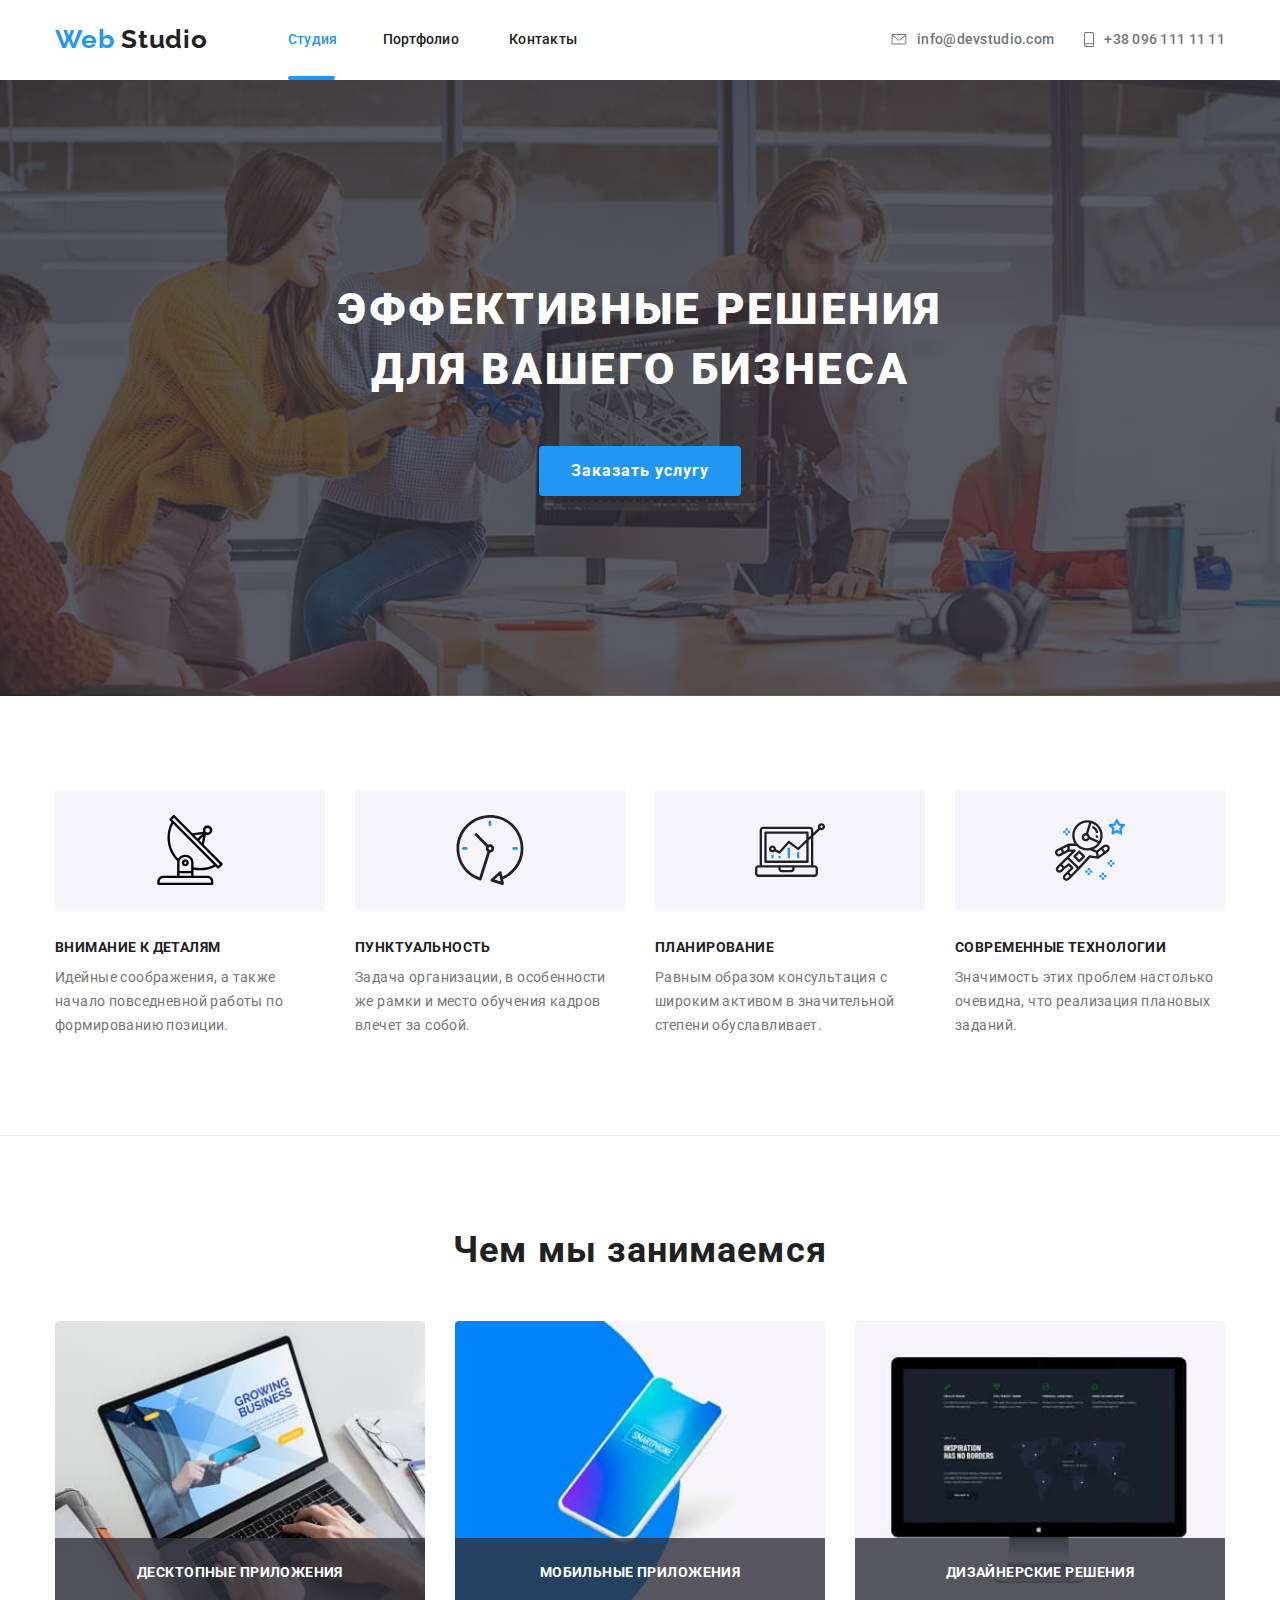
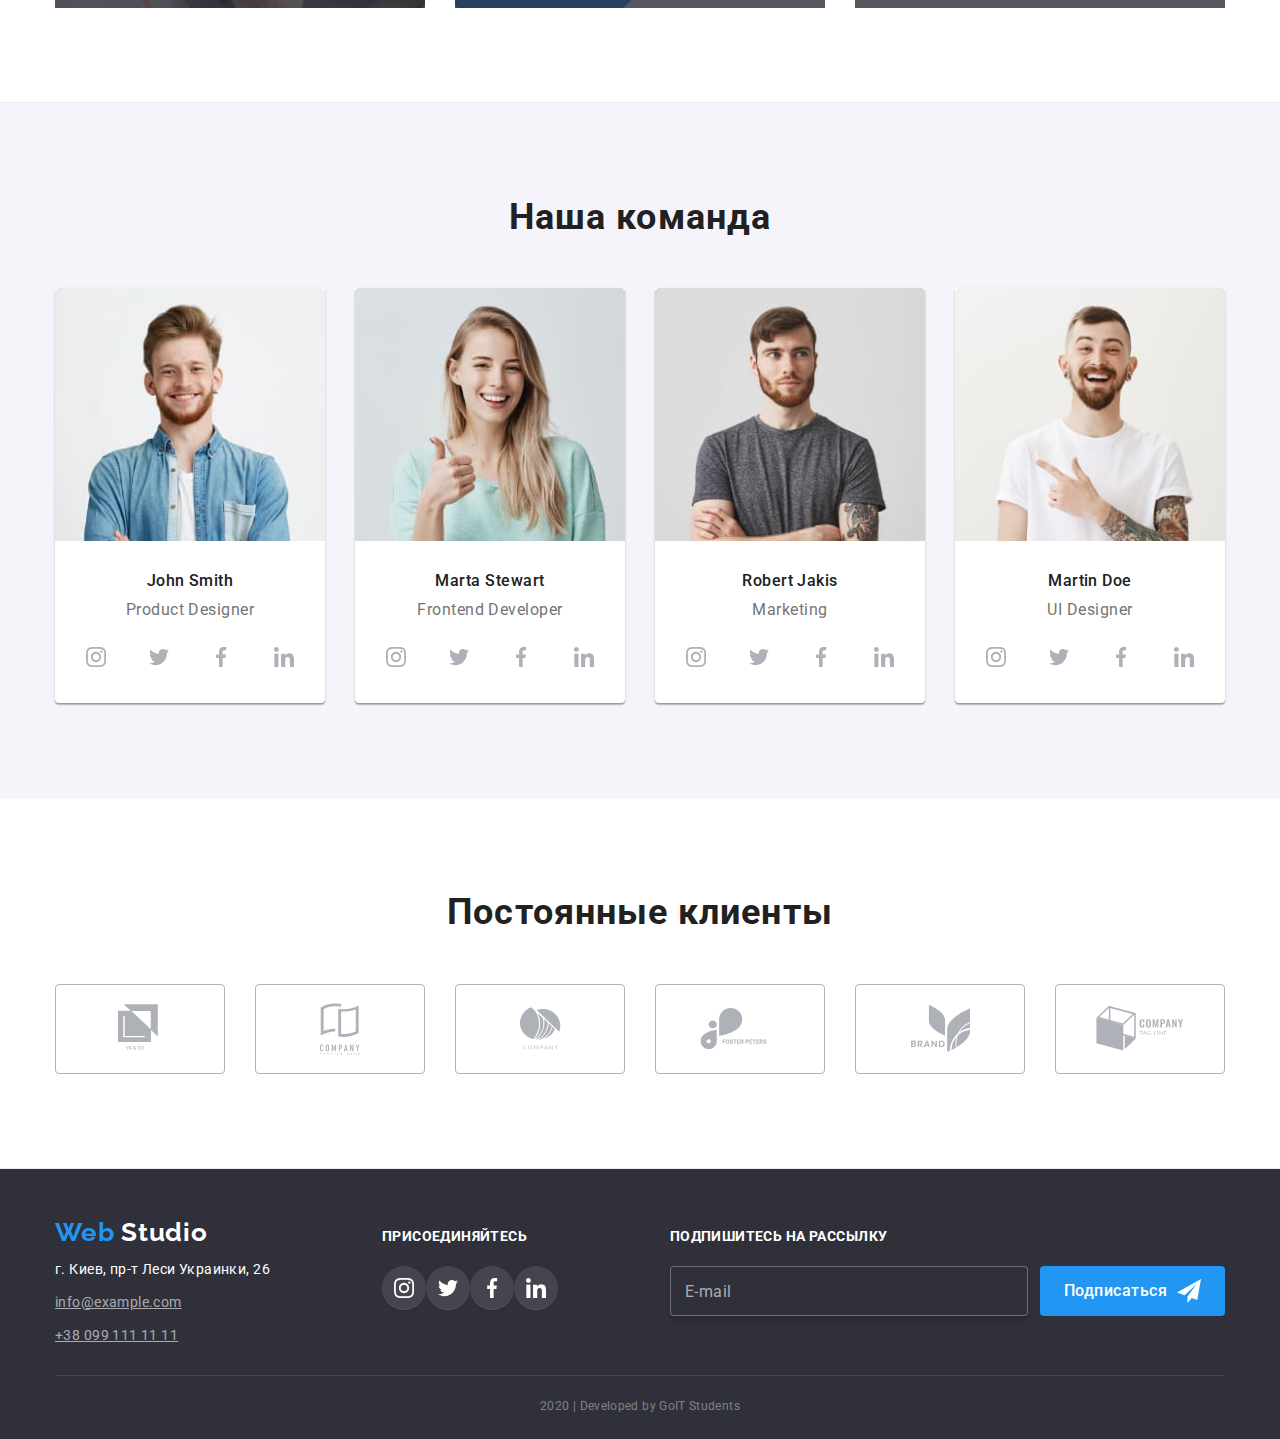
<file: index.html>
<!DOCTYPE html>
<html lang="ru">
  <head>
    <meta charset="UTF-8" />
    <meta name="viewport" content="width=device-width, initial-scale=1.0" />
    <title>Web Studio</title>
    <link
      href="https://fonts.googleapis.com/css?family=Raleway:700|Roboto:400,500,700,900&display=swap"
      rel="stylesheet"
    />
    <link
      rel="stylesheet"
      href="https://cdnjs.cloudflare.com/ajax/libs/modern-normalize/0.6.0/modern-normalize.min.css"
    />
    <link rel="stylesheet" href="./css/common.css" />
    <link rel="stylesheet" href="./css/main.css" />
  </head>
  <body>
    <!-- Хедер -->
    <header>
      <div class="container navigation">
        <nav class="navigation">
          <a href="" class="logo">
            Web <span class="logo-studio">Studio</span></a
          >
          <ul class="site-nav">
            <li class="item studio">
              <a href="./index.html" class="link current">Студия</a>
            </li>
            <li class="item portfolio">
              <a href="./portfolio.html" class="link">Портфолио</a>
            </li>
            <li class="item"><a href="" class="link">Контакты</a></li>
          </ul>
        </nav>
        <ul class="contact-nav">
          <li class="item mail">
            <a href="mailto:info@devstudio.com" class="link">
              <svg class="mail-icon">
                <use href="./images/sprite.svg#envelope"></use>
              </svg>
              info@devstudio.com
            </a>
          </li>
          <li class="item phone">
            <a href="tel:+380961111111" class="link">
              <svg class="phone-icon">
                <use href="./images/sprite.svg#smartphone"></use>
              </svg>
              +38 096 111 11 11
            </a>
          </li>
        </ul>
      </div>
    </header>

    <main>
      <!-- Герои -->
      <section class="hero">
        <div class="hero-box">
          <h1 class="hero-title">Эффективные решения для вашего бизнеса</h1>
          <button class="button" data-open-modal>Заказать услугу</button>
        </div>
      </section>

      <!-- Преимущества компании -->
      <section class="section">
        <div class="container">
          <h2 class="visually-hidden">Преимущества компании</h2>
          <ul class="feature-list">
            <li class="item">
              <div class="feature-icon">
                <svg class="feature-icon-detail" width="70" height="70">
                  <use href="./images/sprite.svg#antenna"></use>
                </svg>
              </div>
              <h3 class="title">Внимание к деталям</h3>
              <p class="text">
                Идейные соображения, а также начало повседневной работы по
                формированию позиции.
              </p>
            </li>
            <li class="item">
              <div class="feature-icon">
                <svg class="feature-icon-detail" width="70" height="70">
                  <use href="./images/sprite.svg#clock"></use>
                </svg>
              </div>
              <h3 class="title">Пунктуальность</h3>
              <p class="text">
                Задача организации, в особенности же рамки и место обучения
                кадров влечет за собой.
              </p>
            </li>
            <li class="item">
              <div class="feature-icon">
                <svg class="feature-icon-detail" width="70" height="70">
                  <use href="./images/sprite.svg#diagram"></use>
                </svg>
              </div>
              <h3 class="title">Планирование</h3>
              <p class="text">
                Равным образом консультация с широким активом в значительной
                степени обуславливает.
              </p>
            </li>
            <li class="item">
              <div class="feature-icon">
                <svg class="feature-icon-detail" width="70" height="70">
                  <use href="./images/sprite.svg#astronaut"></use>
                </svg>
              </div>
              <h3 class="title">Современные технологии</h3>
              <p class="text">
                Значимость этих проблем настолько очевидна, что реализация
                плановых заданий.
              </p>
            </li>
          </ul>
        </div>
      </section>

      <!-- Услуги компании -->
      <section class="section">
        <div class="container">
          <h2 class="section-title">Чем мы занимаемся</h2>
          <ul class="service-list">
            <li class="item">
              <img
                src="./images/computer.jpg"
                alt="Изображение ноутбука"
                width="370"
                height="294"
              />
              <a href="">
                <h3 class="service-title">Десктопные приложения</h3>
              </a>
            </li>
            <li class="item">
              <img
                src="./images/phone.jpg"
                alt="Изображение смартфона"
                width="370"
                height="294"
              />
              <a href="">
                <h3 class="service-title">Мобильные приложения</h3>
              </a>
            </li>
            <li class="item">
              <img
                src="./images/display.jpg"
                alt="Изображение дисплея"
                width="370"
                height="294"
              />
              <a href="">
                <h3 class="service-title">Дизайнерские решения</h3>
              </a>
            </li>
          </ul>
        </div>
      </section>

      <!-- Команда -->
      <section class="section team">
        <div class="container">
          <h2 class="section-title">Наша команда</h2>
          <ul class="team-list">
            <li class="member">
              <img
                src="./images/smith.jpg"
                alt="фотография члена команды"
                width="270"
                height="260"
              />
              <h3 class="team-title">John Smith</h3>
              <p class="text">Product Designer</p>
              <ul class="social-list">
                <li>
                  <a href="" class="icon-detail">
                    <svg class="detail-social" width="20" height="20">
                      <use href="./images/sprite.svg#instagram"></use>
                    </svg>
                  </a>
                </li>
                <li>
                  <a href="" class="icon-detail">
                    <svg class="detail-social" width="20" height="20">
                      <use href="./images/sprite.svg#twitter"></use>
                    </svg>
                  </a>
                </li>
                <li>
                  <a href="" class="icon-detail">
                    <svg class="detail-social" width="20" height="20">
                      <use href="./images/sprite.svg#facebook"></use>
                    </svg>
                  </a>
                </li>
                <li>
                  <a href="" class="icon-detail">
                    <svg class="detail-social" width="20" height="20">
                      <use href="./images/sprite.svg#linkedin"></use>
                    </svg>
                  </a>
                </li>
              </ul>
            </li>
            <li class="member">
              <img
                src="./images/stewart.jpg"
                alt="фотография члена команды"
                width="270"
                height="260"
              />
              <h3 class="team-title">Marta Stewart</h3>
              <p class="text">Frontend Developer</p>
              <ul class="social-list">
                <li>
                  <a href="" class="icon-detail">
                    <svg class="detail-social" width="20" height="20">
                      <use href="./images/sprite.svg#instagram"></use>
                    </svg>
                  </a>
                </li>
                <li>
                  <a href="" class="icon-detail">
                    <svg class="detail-social" width="20" height="20">
                      <use href="./images/sprite.svg#twitter"></use>
                    </svg>
                  </a>
                </li>
                <li>
                  <a href="" class="icon-detail">
                    <svg class="detail-social" width="20" height="20">
                      <use href="./images/sprite.svg#facebook"></use>
                    </svg>
                  </a>
                </li>
                <li>
                  <a href="" class="icon-detail">
                    <svg class="detail-social" width="20" height="20">
                      <use href="./images/sprite.svg#linkedin"></use>
                    </svg>
                  </a>
                </li>
              </ul>
            </li>
            <li class="member">
              <img
                src="./images/jakis.jpg"
                alt="фотография члена команды"
                width="270"
                height="260"
              />
              <h3 class="team-title">Robert Jakis</h3>
              <p class="text">Marketing</p>
              <ul class="social-list">
                <li>
                  <a href="" class="icon-detail">
                    <svg class="detail-social" width="20" height="20">
                      <use href="./images/sprite.svg#instagram"></use>
                    </svg>
                  </a>
                </li>
                <li>
                  <a href="" class="icon-detail">
                    <svg class="detail-social" width="20" height="20">
                      <use href="./images/sprite.svg#twitter"></use>
                    </svg>
                  </a>
                </li>
                <li>
                  <a href="" class="icon-detail">
                    <svg class="detail-social" width="20" height="20">
                      <use href="./images/sprite.svg#facebook"></use>
                    </svg>
                  </a>
                </li>
                <li>
                  <a href="" class="icon-detail">
                    <svg class="detail-social" width="20" height="20">
                      <use href="./images/sprite.svg#linkedin"></use>
                    </svg>
                  </a>
                </li>
              </ul>
            </li>
            <li class="member">
              <img
                src="./images/doe.jpg"
                alt="фотография члена команды"
                width="270"
                height="260"
              />
              <h3 class="team-title">Martin Doe</h3>
              <p class="text">UI Designer</p>
              <ul class="social-list">
                <li>
                  <a href="" class="icon-detail">
                    <svg class="detail-social" width="20" height="20">
                      <use href="./images/sprite.svg#instagram"></use>
                    </svg>
                  </a>
                </li>
                <li>
                  <a href="" class="icon-detail">
                    <svg class="detail-social" width="20" height="20">
                      <use href="./images/sprite.svg#twitter"></use>
                    </svg>
                  </a>
                </li>
                <li>
                  <a href="" class="icon-detail">
                    <svg class="detail-social" width="20" height="20">
                      <use href="./images/sprite.svg#facebook"></use>
                    </svg>
                  </a>
                </li>
                <li>
                  <a href="" class="icon-detail">
                    <svg class="detail-social" width="20" height="20">
                      <use href="./images/sprite.svg#linkedin"></use>
                    </svg>
                  </a>
                </li>
              </ul>
            </li>
          </ul>
        </div>
      </section>

      <!-- Клиенты компании -->
      <section class="section">
        <div class="container">
          <h2 class="section-title clients">Постоянные клиенты</h2>
          <ul class="client-list">
            <li>
              <a href="" class="client-image">
                <svg class="client-icon" width="44" height="49">
                  <use href="./images/sprite.svg#logo1"></use>
                </svg>
              </a>
            </li>
            <li>
              <a href="" class="client-image">
                <svg class="client-icon" width="40" height="52">
                  <use href="./images/sprite.svg#logo2"></use>
                </svg>
              </a>
            </li>
            <li>
              <a href="" class="client-image">
                <svg class="client-icon" width="41" height="43">
                  <use href="./images/sprite.svg#logo3"></use>
                </svg>
              </a>
            </li>
            <li>
              <a href="" class="client-image">
                <svg class="client-icon" width="80" height="42">
                  <use href="./images/sprite.svg#logo4"></use>
                </svg>
              </a>
            </li>
            <li>
              <a href="" class="client-image">
                <svg class="client-icon" width="59" height="47">
                  <use href="./images/sprite.svg#logo5"></use>
                </svg>
              </a>
            </li>
            <li>
              <a href="" class="client-image">
                <svg class="client-icon" width="88" height="45">
                  <use href="./images/sprite.svg#logo6"></use>
                </svg>
              </a>
            </li>
          </ul>
        </div>
      </section>
    </main>

    <!-- Футер -->
    <footer>
      <div class="container">
        <div class="footer">
          <div class="address-box">
            <a href="" class="logo-footer"
              >Web <span class="logo-studio-footer">Studio</span></a
            >
            <address class="address">
              <span class="address-street"
                >г. Киев, пр-т Леси Украинки, 26</span
              >
              <a href="mailto:info@example.com" class="link"
                >info@example.com</a
              >
              <a href="tel:+380991111111" class="phone">+38 099 111 11 11</a>
            </address>
          </div>
          <div class="join-box">
            <b class="join">Присоединяйтесь</b>
            <ul class="join-social">
              <li>
                <a href="" aria-label="Ссылка на Instagram" class="link">
                  <div class="icon-detail footer">
                    <svg class="detail-social" width="20" height="20">
                      <use href="./images/sprite.svg#instagram"></use>
                    </svg>
                  </div>
                </a>
              </li>
              <li>
                <a href="" aria-label="Ссылка на Twitter" class="link">
                  <div class="icon-detail footer">
                    <svg class="detail-social" width="20" height="20">
                      <use href="./images/sprite.svg#twitter"></use>
                    </svg>
                  </div>
                </a>
              </li>
              <li>
                <a href="" aria-label="Ссылка на Facebook" class="link">
                  <div class="icon-detail footer">
                    <svg class="detail-social" width="20" height="20">
                      <use href="./images/sprite.svg#facebook"></use>
                    </svg>
                  </div>
                </a>
              </li>
              <li>
                <a href="" aria-label="Ссылка на LinkedIn" class="link">
                  <div class="icon-detail footer">
                    <svg class="detail-social" width="20" height="20">
                      <use href="./images/sprite.svg#linkedin"></use>
                    </svg>
                  </div>
                </a>
              </li>
            </ul>
          </div>
          <div class="subscribtion-box">
            <b class="subscribe-title">Подпишитесь на рассылку</b>
            <div class="subscribtion">
              <input type="email" name="mail" id="mail" placeholder="E-mail" />
              <button type="submit" class="button-footer">
                Подписаться
                <svg class="icon-send" width="24" height="24">
                  <use href="./images/sprite.svg#icon-send"></use>
                </svg>
              </button>
            </div>
          </div>
        </div>
        <p class="bottom-text">2020 | Developed by GoIT Students</p>
      </div>
    </footer>

    <!-- Модальное окно -->

    <div class="backdrop is-hidden" data-backdrop>
      <div class="modal">
        <form class="form js-speaker-form" autocomplete="off">
          <b class="form-title">Оставьте свои данные, мы вам перезвоним</b>
          <div class="form-field">
            <input
              type="text"
              name="name"
              id="name"
              class="form-input"
              placeholder=" "
            />
            <label for="name" class="form-label">Имя</label>
            <svg class="form-icon" width="18" height="18">
              <use href="./images/sprite.svg#person-black"></use>
            </svg>
          </div>

          <div class="form-field">
            <input
              type="tel"
              name="tel"
              id="tel"
              class="form-input"
              placeholder=" "
            />
            <label for="tel" class="form-label">Телефон</label>
            <svg class="form-icon" width="18" height="18">
              <use href="./images/sprite.svg#phone-black"></use>
            </svg>
          </div>

          <div class="form-field">
            <input
              type="email"
              name="mail"
              id="mail"
              class="form-input"
              placeholder=" "
            />
            <label for="mail" class="form-label">Почта</label>
            <svg class="form-icon" width="18" height="18">
              <use href="./images/sprite.svg#email-black"></use>
            </svg>
          </div>

          <div class="form-field">
            <textarea
              name="comment"
              id="comment"
              class="form-textarea"
              placeholder=" "
            ></textarea>
            <label for="comment" class="textarea-label">Комментарий</label>
          </div>

          <div class="form-field policy">
            <label class="policy">
              <input class="checkbox" type="checkbox" name="policy" />
              <span class="checkbox-icon"></span>
              <span class="checkbox-text"
                >Соглашаюсь с рассылкой и принимаю</span
              >
              <a href="#" class="policy-terms">Условия договора</a>
            </label>

            <button type="submit" class="submit-button">Отправить</button>
          </div>
        </form>
        <button data-close-modal class="close-button">
          <svg width="11" height="11">
            <use href="./images/sprite.svg#close"></use>
          </svg>
        </button>
      </div>
    </div>

    <!-- скрипт для модалки -->

    <script>
      const refs = {
        openModalBtn: document.querySelector("[data-open-modal]"),
        closeModalBtn: document.querySelector("[data-close-modal]"),
        backdrop: document.querySelector("[data-backdrop]"),
      };

      refs.openModalBtn.addEventListener("click", toggleModal);
      refs.closeModalBtn.addEventListener("click", toggleModal);

      refs.backdrop.addEventListener("click", logBackdropClick);

      function toggleModal() {
        refs.backdrop.classList.toggle("is-hidden");
      }

      function logBackdropClick() {
        console.log("Это клик в бекдроп");
      }
    </script>

    <!-- скрипт для формы -->

    <script>
      (() => {
        document
          .querySelector(".js-speaker-form")
          .addEventListener("submit", (e) => {
            e.preventDefault();

            new FormData(e.currentTarget).forEach((value, name) =>
              console.log(`${name}: ${value}`)
            );

            e.currentTarget.reset();
          });
      })();
    </script>
  </body>
</html>
</file>
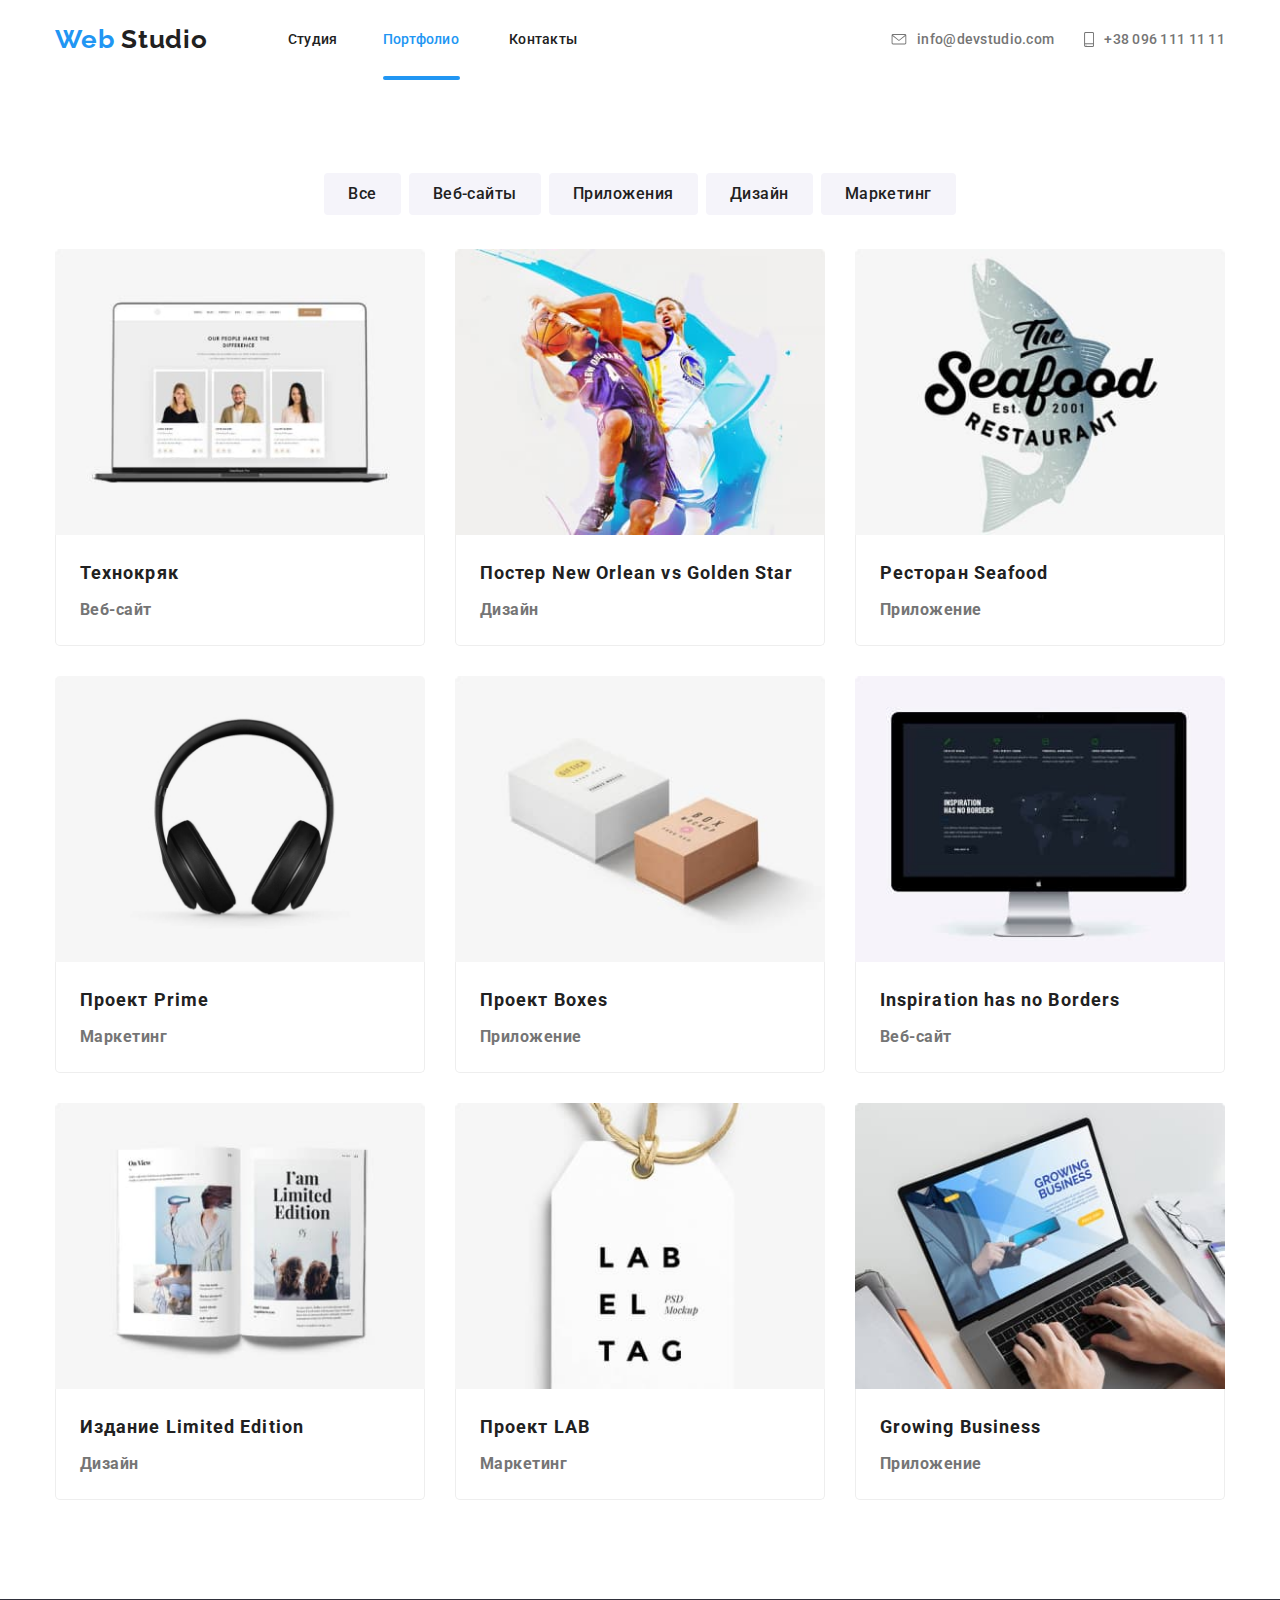
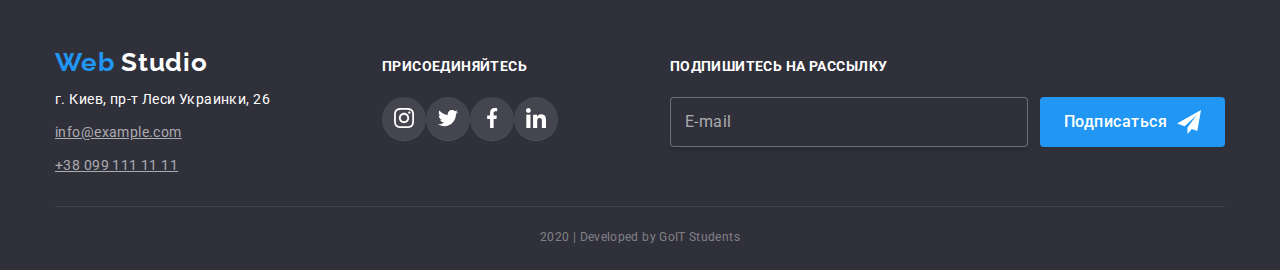
<file: portfolio.html>
<!DOCTYPE html>
<html lang="ru">
  <head>
    <meta charset="UTF-8" />
    <meta name="viewport" content="width=device-width, initial-scale=1.0" />
    <title>Portfolio</title>
    <link
      href="https://fonts.googleapis.com/css?family=Raleway:700|Roboto:400,500,700,900&display=swap"
      rel="stylesheet"
    />
    <link
      rel="stylesheet"
      href="https://cdnjs.cloudflare.com/ajax/libs/modern-normalize/0.6.0/modern-normalize.min.css"
    />
    <link rel="stylesheet" href="./css/common.css" />
    <link rel="stylesheet" href="./css/portfolio.css" />
  </head>
  <body>
    <!-- Хедер -->
    <header>
      <div class="container navigation">
        <nav class="navigation">
          <a href="" class="logo">
            Web <span class="logo-studio">Studio</span></a
          >
          <ul class="site-nav">
            <li class="item studio">
              <a href="./index.html" class="link">Студия</a>
            </li>
            <li class="item portfolio">
              <a href="./portfolio.html" class="link current portfolio"
                >Портфолио</a
              >
            </li>
            <li class="item"><a href="" class="link">Контакты</a></li>
          </ul>
        </nav>
        <ul class="contact-nav">
          <li class="item mail">
            <a href="mailto:info@devstudio.com" class="link">
              <svg class="mail-icon">
                <use href="./images/sprite.svg#envelope"></use>
              </svg>
              info@devstudio.com
            </a>
          </li>
          <li class="item phone">
            <a href="tel:+380961111111" class="link">
              <svg class="phone-icon">
                <use href="./images/sprite.svg#smartphone"></use>
              </svg>
              +38 096 111 11 11
            </a>
          </li>
        </ul>
      </div>
    </header>

    <!-- main section -->
    <main>
      <section class="section">
        <div class="container main">
          <ul class="service-list">
            <li class="link"><button>Все</button></li>
            <li class="link"><button>Веб-сайты</button></li>
            <li class="link"><button>Приложения</button></li>
            <li class="link"><button>Дизайн</button></li>
            <li class="link"><button>Маркетинг</button></li>
          </ul>
          <ul class="project-list">
            <li class="project element">
              <a href="" class="link">
                <div class="project-thumb">
                  <img
                    src="./images/technokryak.jpg"
                    alt="фото сайта"
                    width="370"
                    height="294"
                    class="project-image"
                  />
                  <div class="project-overlay">
                    <p class="text">
                      Технокряк это современная площадка распространения
                      коронавируса. Компании используют эту платформу для
                      цифрового шпионажа и атак на защищённые сервера
                      конкурентов.
                    </p>
                  </div>
                </div>
                <div class="card content">
                  <h2 class="title">Технокряк</h2>
                  <p class="type">Веб-сайт</p>
                </div>
              </a>
            </li>
            <li class="project element">
              <a href="" class="link">
                <div class="project-thumb">
                  <img src="./images/poster.jpg" alt="спортивные команды"
                  width="370" height="294"" class="project-image" />
                  <div class="project-overlay">
                    <p class="text">
                      Lorem ipsum dolor sit amet consectetur adipisicing elit.
                      Ab, nostrum?
                    </p>
                  </div>
                </div>
                <div class="card content">
                  <h2 class="title">Постер New Orlean vs Golden Star</h2>
                  <p class="type">Дизайн</p>
                </div>
              </a>
            </li>
            <li class="project element">
              <a href="" class="link">
                <div class="project-thumb">
                  <img
                    src="./images/seafood.jpg"
                    alt="постер ресторана"
                    width="370"
                    height="294"
                    class="project-image"
                  />
                  <div class="project-overlay">
                    <p class="text">
                      Lorem ipsum dolor sit amet consectetur adipisicing elit.
                      Aspernatur, neque?
                    </p>
                  </div>
                </div>
                <div class="card content">
                  <h2 class="title">Ресторан Seafood</h2>
                  <p class="type">Приложение</p>
                </div>
              </a>
            </li>
            <li class="project element">
              <a href="" class="link">
                <div class="project-thumb">
                  <img
                    src="./images/prime.jpg"
                    alt="изображение наушников"
                    width="370"
                    height="294"
                    class="project-image"
                  />
                  <div class="project-overlay">
                    <p class="text">
                      Lorem ipsum dolor, sit amet consectetur adipisicing elit.
                      Non, aliquid.
                    </p>
                  </div>
                </div>
                <div class="card content">
                  <h2 class="title">Проект Prime</h2>
                  <p class="type">Маркетинг</p>
                </div>
              </a>
            </li>
            <li class="project element">
              <a href="" class="link">
                <div class="project-thumb">
                  <img
                    src="./images/boxes.jpg"
                    alt="изображение коробок"
                    width="370"
                    height="294"
                    class="project-image"
                  />
                  <div class="project-overlay">
                    <p class="text">
                      Lorem ipsum dolor, sit amet consectetur adipisicing elit.
                      Non, aliquid.
                    </p>
                  </div>
                </div>
                <div class="card content">
                  <h2 class="title">Проект Boxes</h2>
                  <p class="type">Приложение</p>
                </div>
              </a>
            </li>
            <li class="project element">
              <a href="" class="link">
                <div class="project-thumb">
                  <img
                    src="./images/inspiration.jpg"
                    alt="изображение монитора"
                    width="370"
                    height="294"
                    class="project-image"
                  />
                  <div class="project-overlay">
                    <p class="text">
                      Lorem ipsum dolor, sit amet consectetur adipisicing elit.
                      Non, aliquid.
                    </p>
                  </div>
                </div>
                <div class="card content">
                  <h2 class="title">Inspiration has no Borders</h2>
                  <p class="type">Веб-сайт</p>
                </div>
              </a>
            </li>
            <li class="project element">
              <a href="" class="link">
                <div class="project-thumb">
                  <img
                    src="./images/edition.jpg"
                    alt="изображение журнала"
                    width="370"
                    height="294"
                    class="project-image"
                  />
                  <div class="project-overlay">
                    <p class="text">
                      Lorem ipsum dolor, sit amet consectetur adipisicing elit.
                      Non, aliquid.
                    </p>
                  </div>
                </div>
                <div class="card content">
                  <h2 class="title">Издание Limited Edition</h2>
                  <p class="type">Дизайн</p>
                </div>
              </a>
            </li>
            <li class="project element">
              <a href="" class="link">
                <div class="project-thumb">
                  <img
                    src="./images/lab.jpg"
                    alt="изображение этикетки"
                    width="370"
                    height="294"
                    class="project-image"
                  />
                  <div class="project-overlay">
                    <p class="text">
                      Lorem ipsum dolor, sit amet consectetur adipisicing elit.
                      Non, aliquid.
                    </p>
                  </div>
                </div>
                <div class="card content">
                  <h2 class="title">Проект LAB</h2>
                  <p class="type">Маркетинг</p>
                </div>
              </a>
            </li>
            <li class="project element">
              <a href="" class="link">
                <div class="project-thumb">
                  <img
                    src="./images/business.jpg"
                    alt="изображение ноутбука"
                    width="370"
                    height="294"
                    class="project-image"
                  />
                  <div class="project-overlay">
                    <p class="text">
                      Lorem ipsum dolor, sit amet consectetur adipisicing elit.
                      Non, aliquid.
                    </p>
                  </div>
                </div>
                <div class="card content">
                  <h2 class="title">Growing Business</h2>
                  <p class="type">Приложение</p>
                </div>
              </a>
            </li>
          </ul>
        </div>
      </section>
    </main>

    <!-- Футер -->
    <footer>
      <div class="container">
        <div class="footer">
          <div class="address-box">
            <a href="" class="logo-footer"
              >Web <span class="logo-studio-footer">Studio</span></a
            >
            <address class="address">
              <span class="address-street"
                >г. Киев, пр-т Леси Украинки, 26</span
              >
              <a href="mailto:info@example.com" class="link"
                >info@example.com</a
              >
              <a href="tel:+380991111111" class="phone">+38 099 111 11 11</a>
            </address>
          </div>
          <div class="join-box">
            <b class="join">Присоединяйтесь</b>
            <ul class="join-social">
              <li>
                <a href="" aria-label="Ссылка на Instagram" class="link">
                  <div class="icon-detail footer">
                    <svg class="detail-social" width="20" height="20">
                      <use href="./images/sprite.svg#instagram"></use>
                    </svg>
                  </div>
                </a>
              </li>
              <li>
                <a href="" aria-label="Ссылка на Twitter" class="link">
                  <div class="icon-detail footer">
                    <svg class="detail-social" width="20" height="20">
                      <use href="./images/sprite.svg#twitter"></use>
                    </svg>
                  </div>
                </a>
              </li>
              <li>
                <a href="" aria-label="Ссылка на Facebook" class="link">
                  <div class="icon-detail footer">
                    <svg class="detail-social" width="20" height="20">
                      <use href="./images/sprite.svg#facebook"></use>
                    </svg>
                  </div>
                </a>
              </li>
              <li>
                <a href="" aria-label="Ссылка на LinkedIn" class="link">
                  <div class="icon-detail footer">
                    <svg class="detail-social" width="20" height="20">
                      <use href="./images/sprite.svg#linkedin"></use>
                    </svg>
                  </div>
                </a>
              </li>
            </ul>
          </div>
          <div class="subscribtion-box">
            <b class="subscribe-title">Подпишитесь на рассылку</b>
            <div class="subscribtion">
              <input type="email" name="mail" id="mail" placeholder="E-mail" />
              <button type="submit" class="button-footer">
                Подписаться
                <svg class="icon-send" width="24" height="24">
                  <use href="./images/sprite.svg#icon-send"></use>
                </svg>
              </button>
            </div>
          </div>
        </div>
        <p class="bottom-text">2020 | Developed by GoIT Students</p>
      </div>
    </footer>
  </body>
</html>
</file>
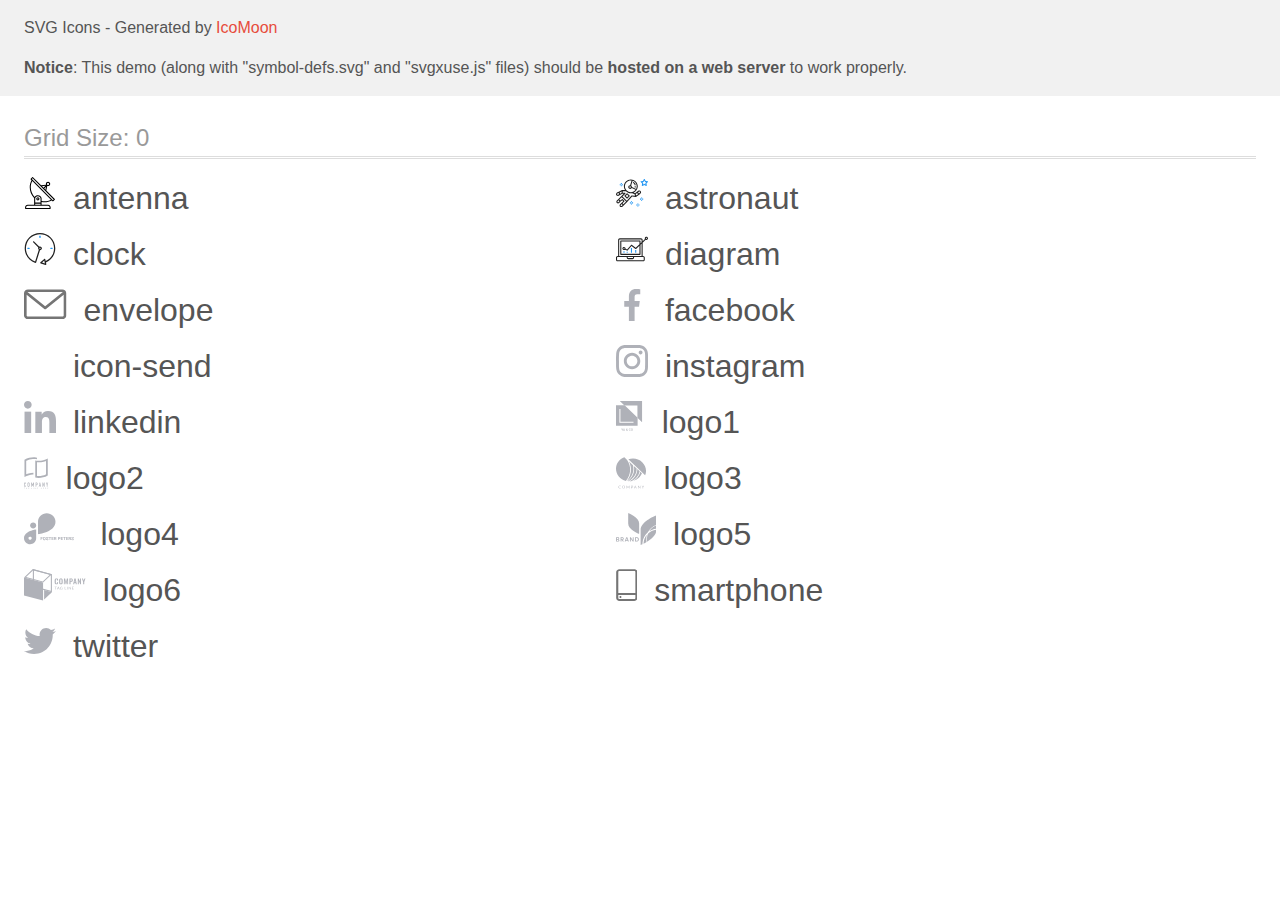
<file: images/icomoon (1)/demo-external-svg.html>
<!doctype html>
<html>
<head>
    <title>IcoMoon - SVG Icons</title>
    <meta charset="utf-8">
    <meta name="viewport" content="width=device-width, initial-scale=1">
    <link rel="stylesheet" href="demo-files/demo.css">
    <link rel="stylesheet" href="style.css">
</head>
<body>
<header class="bgc1 clearfix">
<div class="mhl">
    <p>SVG Icons - Generated by <a href="https://icomoon.io/app">IcoMoon</a></p><p><strong>Notice</strong>: This demo (along with "symbol-defs.svg" and "svgxuse.js" files) should be <b>hosted on a web server</b> to work properly.</p>
</div>
</header>
    <div class="clearfix mhl ptl">
        <h1 class="mvm mtn fgc1">Grid Size: 0</h1>
        <div class="glyph fs1">
            <div class="clearfix pbs">
                <svg class="icon antenna"><use xlink:href="symbol-defs.svg#antenna"></use></svg><span class="name"> antenna</span>
            </div>
        </div>
        <div class="glyph fs1">
            <div class="clearfix pbs">
                <svg class="icon astronaut"><use xlink:href="symbol-defs.svg#astronaut"></use></svg><span class="name"> astronaut</span>
            </div>
        </div>
        <div class="glyph fs1">
            <div class="clearfix pbs">
                <svg class="icon clock"><use xlink:href="symbol-defs.svg#clock"></use></svg><span class="name"> clock</span>
            </div>
        </div>
        <div class="glyph fs1">
            <div class="clearfix pbs">
                <svg class="icon diagram"><use xlink:href="symbol-defs.svg#diagram"></use></svg><span class="name"> diagram</span>
            </div>
        </div>
        <div class="glyph fs1">
            <div class="clearfix pbs">
                <svg class="icon envelope"><use xlink:href="symbol-defs.svg#envelope"></use></svg><span class="name"> envelope</span>
            </div>
        </div>
        <div class="glyph fs1">
            <div class="clearfix pbs">
                <svg class="icon facebook"><use xlink:href="symbol-defs.svg#facebook"></use></svg><span class="name"> facebook</span>
            </div>
        </div>
        <div class="glyph fs1">
            <div class="clearfix pbs">
                <svg class="icon icon-send"><use xlink:href="symbol-defs.svg#icon-send"></use></svg><span class="name"> icon-send</span>
            </div>
        </div>
        <div class="glyph fs1">
            <div class="clearfix pbs">
                <svg class="icon instagram"><use xlink:href="symbol-defs.svg#instagram"></use></svg><span class="name"> instagram</span>
            </div>
        </div>
        <div class="glyph fs1">
            <div class="clearfix pbs">
                <svg class="icon linkedin"><use xlink:href="symbol-defs.svg#linkedin"></use></svg><span class="name"> linkedin</span>
            </div>
        </div>
        <div class="glyph fs1">
            <div class="clearfix pbs">
                <svg class="icon logo1"><use xlink:href="symbol-defs.svg#logo1"></use></svg><span class="name"> logo1</span>
            </div>
        </div>
        <div class="glyph fs1">
            <div class="clearfix pbs">
                <svg class="icon logo2"><use xlink:href="symbol-defs.svg#logo2"></use></svg><span class="name"> logo2</span>
            </div>
        </div>
        <div class="glyph fs1">
            <div class="clearfix pbs">
                <svg class="icon logo3"><use xlink:href="symbol-defs.svg#logo3"></use></svg><span class="name"> logo3</span>
            </div>
        </div>
        <div class="glyph fs1">
            <div class="clearfix pbs">
                <svg class="icon logo4"><use xlink:href="symbol-defs.svg#logo4"></use></svg><span class="name"> logo4</span>
            </div>
        </div>
        <div class="glyph fs1">
            <div class="clearfix pbs">
                <svg class="icon logo5"><use xlink:href="symbol-defs.svg#logo5"></use></svg><span class="name"> logo5</span>
            </div>
        </div>
        <div class="glyph fs1">
            <div class="clearfix pbs">
                <svg class="icon logo6"><use xlink:href="symbol-defs.svg#logo6"></use></svg><span class="name"> logo6</span>
            </div>
        </div>
        <div class="glyph fs1">
            <div class="clearfix pbs">
                <svg class="icon smartphone"><use xlink:href="symbol-defs.svg#smartphone"></use></svg><span class="name"> smartphone</span>
            </div>
        </div>
        <div class="glyph fs1">
            <div class="clearfix pbs">
                <svg class="icon twitter"><use xlink:href="symbol-defs.svg#twitter"></use></svg><span class="name"> twitter</span>
            </div>
        </div>
  </div>
<script defer src="svgxuse.js"></script>
</body>
</html>
</file>
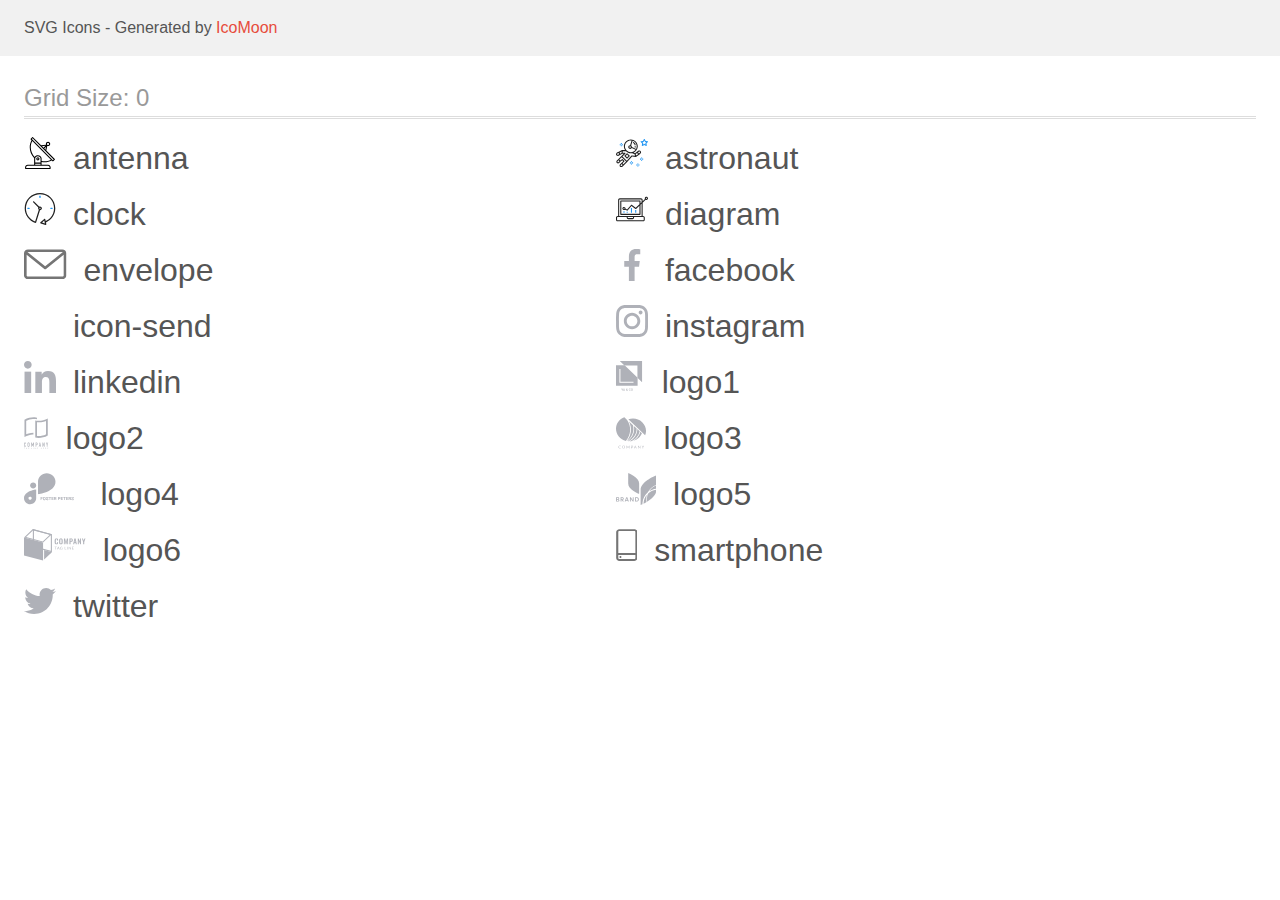
<file: images/icomoon (1)/demo.html>
<!doctype html>
<html>
<head>
    <title>IcoMoon - SVG Icons</title>
    <meta charset="utf-8">
    <meta name="viewport" content="width=device-width, initial-scale=1">
    <link rel="stylesheet" href="demo-files/demo.css">
    <link rel="stylesheet" href="style.css">
</head>
<body>
<svg aria-hidden="true" style="position: absolute; width: 0; height: 0; overflow: hidden;" version="1.1" xmlns="http://www.w3.org/2000/svg" xmlns:xlink="http://www.w3.org/1999/xlink">
<defs>
<symbol id="antenna" viewBox="0 0 32 32">
<path d="M30.773 22.098l-8.443-8.505 0.937-4.615c0.242 0.094 0.499 0.144 0.758 0.146h0.006c1.192 0.014 2.17-0.941 2.184-2.133s-0.941-2.17-2.133-2.184c-1.192-0.014-2.17 0.941-2.184 2.133-0.003 0.255 0.039 0.509 0.125 0.749l-4.96 0.605-8.091-8.133c-0.099-0.101-0.235-0.159-0.377-0.16-0.14 0.001-0.274 0.056-0.373 0.155l-1.513 1.504c-0.208 0.208-0.208 0.546 0 0.754l0.814 0.826c-3.153 5.798-2.129 12.978 2.519 17.663 0.043 0.041 0.092 0.074 0.146 0.098-0.034 0.18-0.051 0.364-0.052 0.547v6.187h-6.4c-1.472 0.002-2.665 1.195-2.667 2.667v1.067c0 0.295 0.239 0.533 0.533 0.533h24.533c0.295 0 0.533-0.239 0.533-0.533v-1.067c-0.002-1.472-1.195-2.665-2.667-2.667h-6.4v-2.742c1.003 0.21 2.024 0.317 3.049 0.32 2.458-0.003 4.877-0.615 7.040-1.783l0.818 0.823c0.099 0.101 0.235 0.159 0.377 0.16 0.14-0.001 0.274-0.056 0.373-0.155l1.513-1.504c0.208-0.208 0.208-0.546 0-0.754zM23.28 6.233c0.418-0.415 1.093-0.414 1.508 0.004s0.414 1.093-0.004 1.508c-0.2 0.199-0.47 0.31-0.752 0.31h-0.003c-0.589-0.003-1.064-0.483-1.061-1.072 0.002-0.282 0.115-0.552 0.314-0.751h-0.002zM22.024 9.738l-0.598 2.946-1.175-1.182 1.774-1.763zM21.419 8.836l-1.92 1.909-1.485-1.493 3.405-0.415zM24.004 28.8c0.884 0 1.6 0.716 1.6 1.6v0.533h-23.467v-0.533c0-0.884 0.716-1.6 1.6-1.6h20.267zM16.537 26.667v1.067h-5.333v-1.067h5.333zM11.204 25.6v-4.053c0-1.294 1.196-2.347 2.667-2.347s2.667 1.053 2.667 2.347v4.053h-5.333zM17.604 23.904v-2.357c0-1.882-1.675-3.413-3.733-3.413-1.331-0.020-2.576 0.657-3.281 1.786-4.058-4.274-4.971-10.645-2.279-15.887l18.602 18.708c-2.872 1.461-6.165 1.873-9.309 1.163zM28.893 23.22l-21.057-21.181 0.755-0.752 7.935 7.98c0.004 0 0.006 0.007 0.010 0.010l13.115 13.191-0.757 0.752z"></path>
<path d="M13.876 20.267h-0.005c-0.884-0.001-1.601 0.714-1.602 1.598s0.714 1.601 1.598 1.602h0.005c0.884 0.001 1.601-0.714 1.602-1.598s-0.714-1.601-1.598-1.602zM14.249 22.245c-0.1 0.1-0.236 0.156-0.378 0.155-0.295-0.002-0.532-0.242-0.531-0.536 0.001-0.141 0.057-0.276 0.157-0.375s0.233-0.154 0.373-0.155c0.295 0.002 0.532 0.241 0.53 0.536-0.001 0.141-0.057 0.276-0.157 0.375h0.005z"></path>
</symbol>
<symbol id="astronaut" viewBox="0 0 32 32">
<path fill="#2196f3" style="fill: var(--color1, #2196f3)" d="M31.974 4.524c-0.063-0.193-0.229-0.333-0.43-0.363l-1.91-0.278-0.855-1.731c-0.179-0.365-0.777-0.365-0.956 0l-0.855 1.731-1.91 0.278c-0.201 0.029-0.367 0.17-0.431 0.363-0.062 0.193-0.011 0.405 0.135 0.547l1.383 1.348-0.326 1.903c-0.034 0.2 0.048 0.402 0.212 0.522 0.166 0.121 0.382 0.135 0.562 0.040l1.709-0.899 1.709 0.899c0.078 0.041 0.164 0.061 0.249 0.061 0.11 0 0.221-0.034 0.314-0.102 0.164-0.119 0.246-0.322 0.212-0.522l-0.326-1.903 1.383-1.348c0.145-0.142 0.197-0.354 0.135-0.547zM29.511 5.851c-0.125 0.122-0.183 0.299-0.153 0.472l0.191 1.114-1-0.526c-0.078-0.041-0.163-0.061-0.249-0.061s-0.17 0.020-0.249 0.061l-1.001 0.526 0.191-1.114c0.030-0.173-0.028-0.349-0.153-0.472l-0.81-0.789 1.119-0.163c0.174-0.025 0.324-0.134 0.402-0.292l0.5-1.013 0.5 1.013c0.078 0.157 0.228 0.267 0.402 0.292l1.119 0.163-0.809 0.789z"></path>
<path fill="#2196f3" style="fill: var(--color1, #2196f3)" d="M26.133 20.522h-1.067v1.067h1.067v-1.067z"></path>
<path fill="#2196f3" style="fill: var(--color1, #2196f3)" d="M26.133 22.656h-1.067v1.067h1.067v-1.067z"></path>
<path fill="#2196f3" style="fill: var(--color1, #2196f3)" d="M27.2 21.589h-1.067v1.067h1.067v-1.067z"></path>
<path fill="#2196f3" style="fill: var(--color1, #2196f3)" d="M25.067 21.589h-1.067v1.067h1.067v-1.067z"></path>
<path fill="#2196f3" style="fill: var(--color1, #2196f3)" d="M22.4 26.389h-1.067v1.067h1.067v-1.067z"></path>
<path fill="#2196f3" style="fill: var(--color1, #2196f3)" d="M22.4 28.522h-1.067v1.067h1.067v-1.067z"></path>
<path fill="#2196f3" style="fill: var(--color1, #2196f3)" d="M23.467 27.456h-1.067v1.067h1.067v-1.067z"></path>
<path fill="#2196f3" style="fill: var(--color1, #2196f3)" d="M21.333 27.456h-1.067v1.067h1.067v-1.067z"></path>
<path fill="#2196f3" style="fill: var(--color1, #2196f3)" d="M16 24.256h-1.067v1.067h1.067v-1.067z"></path>
<path fill="#2196f3" style="fill: var(--color1, #2196f3)" d="M16 26.389h-1.067v1.067h1.067v-1.067z"></path>
<path fill="#2196f3" style="fill: var(--color1, #2196f3)" d="M17.067 25.322h-1.067v1.067h1.067v-1.067z"></path>
<path fill="#2196f3" style="fill: var(--color1, #2196f3)" d="M14.933 25.322h-1.067v1.067h1.067v-1.067z"></path>
<path fill="#2196f3" style="fill: var(--color1, #2196f3)" d="M5.866 6.122h-1.067v1.067h1.067v-1.067z"></path>
<path fill="#2196f3" style="fill: var(--color1, #2196f3)" d="M5.866 8.255h-1.067v1.067h1.067v-1.067z"></path>
<path fill="#2196f3" style="fill: var(--color1, #2196f3)" d="M6.933 7.189h-1.067v1.067h1.067v-1.067z"></path>
<path fill="#2196f3" style="fill: var(--color1, #2196f3)" d="M4.8 7.189h-1.067v1.067h1.067v-1.067z"></path>
<path fill="#212121" style="fill: var(--color2, #212121)" d="M24.715 14.159c-0.287-0.388-0.709-0.637-1.188-0.705-0.481-0.068-0.956 0.058-1.34 0.352l-1.252 0.96-1.898 1.417-1.358-0.541c2.421-1.086 4.114-3.508 4.114-6.32 0-3.823-3.123-6.933-6.961-6.933s-6.961 3.11-6.961 6.933c0 1.386 0.414 2.674 1.12 3.758l-2.764-0.024c-0.002 0-0.003 0-0.005 0-0.009 0-0.015 0.004-0.023 0.005-0.053 0.002-0.105 0.013-0.155 0.031-0.013 0.005-0.026 0.008-0.038 0.013-0.006 0.003-0.013 0.003-0.019 0.006l-3.233 1.596c-0.001 0-0.001 0-0.001 0.001l-1.893 0.911c-0.021 0.009-0.042 0.021-0.063 0.035-0.755 0.502-1.012 1.489-0.598 2.295 0.22 0.429 0.595 0.745 1.056 0.889 0.178 0.055 0.359 0.083 0.539 0.083 0.29 0 0.577-0.071 0.839-0.211l1.388-0.738 2.264-1.169 1.357-0.008-5.442 5.416c-0.001 0.001-0.001 0.001-0.002 0.001l-1.339 1.333c-0.316 0.315-0.49 0.732-0.49 1.178s0.174 0.863 0.49 1.179c0.325 0.323 0.752 0.485 1.179 0.485s0.854-0.162 1.18-0.485l1.314-1.309 1.741-1.3 0.901 0.897-1.762 1.754c-0 0.001-0.001 0.001-0.002 0.001l-1.339 1.333c-0.316 0.315-0.49 0.732-0.49 1.178s0.174 0.863 0.49 1.179c0.325 0.323 0.753 0.485 1.18 0.485s0.855-0.162 1.18-0.485l3.482-3.467c0.001-0.001 0.001-0.001 0.001-0.002l1.010-1-0.004-0.004c0.006-0.006 0.015-0.009 0.022-0.015l5.166-5.658 3.471 0.494c0.025 0.004 0.050 0.005 0.075 0.005 0.065 0 0.127-0.015 0.187-0.038 0.018-0.006 0.033-0.015 0.050-0.023 0.019-0.010 0.039-0.015 0.058-0.027l3.213-2.133c0.012-0.008 0.018-0.021 0.029-0.029 0.013-0.010 0.029-0.014 0.041-0.026l1.271-1.191c0.662-0.62 0.753-1.635 0.212-2.362zM2.13 17.77c-0.173 0.093-0.37 0.111-0.558 0.052-0.187-0.058-0.338-0.186-0.427-0.358-0.161-0.314-0.068-0.695 0.214-0.902l1.314-0.632 0.449 1.313-0.992 0.527zM5.628 15.942l-1.548 0.8-0.439-1.283 2.027-1.001-0.040 1.484zM20.727 9.322c0 0.918-0.219 1.785-0.599 2.559l-4.181-1.899c-0.044-0.573-0.341-1.075-0.788-1.388l1.464-4.86c2.378 0.756 4.105 2.974 4.105 5.588zM8.938 9.322c0-3.235 2.644-5.867 5.894-5.867 0.253 0 0.5 0.021 0.745 0.052l-1.432 4.754c-0.019-0.001-0.037-0.006-0.057-0.006-1.033 0-1.873 0.837-1.873 1.867s0.84 1.867 1.873 1.867c0.694 0 1.294-0.383 1.618-0.945l3.862 1.755c-1.075 1.446-2.795 2.39-4.737 2.39-3.25 0-5.894-2.632-5.894-5.867zM14.894 10.122c0 0.441-0.362 0.8-0.806 0.8s-0.806-0.359-0.806-0.8c0-0.441 0.362-0.8 0.806-0.8s0.806 0.359 0.806 0.8zM2.465 25.146c-0.236 0.234-0.619 0.234-0.854 0.001-0.114-0.114-0.176-0.263-0.176-0.423s0.062-0.309 0.176-0.421l0.962-0.959 0.851 0.848-0.959 0.955zM5.679 28.88c-0.236 0.234-0.619 0.235-0.855 0.001-0.114-0.114-0.176-0.263-0.176-0.423s0.062-0.309 0.176-0.421l0.963-0.959 0.852 0.848-0.96 0.955zM9.16 25.411c-0.001 0-0.001 0-0.002 0.001l-1.765 1.76-0.852-0.848 1.763-1.755c0 0 0 0 0-0s0.001-0.001 0.002-0.001c0.040-0.040 0.065-0.088 0.090-0.135 0.007-0.014 0.020-0.026 0.026-0.040 0.017-0.041 0.019-0.085 0.026-0.129 0.003-0.025 0.014-0.047 0.014-0.073 0-0.036-0.013-0.070-0.020-0.106-0.006-0.032-0.006-0.065-0.019-0.095-0.020-0.050-0.055-0.094-0.091-0.138-0.010-0.012-0.014-0.027-0.025-0.038 0 0 0 0-0.001 0s-0.001-0.002-0.001-0.002l-1.607-1.6c-0.017-0.017-0.039-0.024-0.058-0.038-0.028-0.022-0.055-0.042-0.087-0.058-0.030-0.015-0.061-0.024-0.093-0.033-0.034-0.010-0.067-0.017-0.103-0.020-0.033-0.002-0.063 0.001-0.095 0.005-0.036 0.004-0.069 0.009-0.104 0.020-0.034 0.011-0.063 0.027-0.094 0.045-0.020 0.011-0.042 0.015-0.061 0.029l-1.773 1.324-0.901-0.897 2.399-2.386 4.361 4.289-0.928 0.919zM15.979 18.394c-0.015-0.002-0.030 0.004-0.045 0.003-0.039-0.002-0.076 0.001-0.115 0.007-0.030 0.005-0.059 0.011-0.088 0.021-0.034 0.012-0.065 0.028-0.097 0.047-0.030 0.018-0.057 0.037-0.083 0.061-0.013 0.011-0.028 0.017-0.040 0.029l-4.698 5.146-4.328-4.257 2.833-2.818c0.209-0.208 0.21-0.546 0.002-0.755-0.105-0.105-0.243-0.157-0.381-0.156v-0.001l-2.219 0.013 0.028-1.607 3.104 0.027c1.265 1.294 3.029 2.101 4.981 2.101 0.437 0 0.864-0.045 1.279-0.123 0.040 0.032 0.079 0.065 0.13 0.085l2.41 0.96 0.152 0.758 0.178 0.885-3.003-0.427zM20.020 18.572l-0.313-1.558 1.446-1.080 0.947 1.257-2.080 1.381zM23.774 15.741l-0.838 0.785-0.931-1.236 0.831-0.637c0.155-0.119 0.351-0.168 0.543-0.143 0.193 0.027 0.364 0.128 0.48 0.284 0.217 0.292 0.18 0.699-0.085 0.947z"></path>
<path fill="#212121" style="fill: var(--color2, #212121)" d="M13.602 18.544l-2.143-2.133c-0.207-0.207-0.545-0.207-0.753 0l-2.142 2.133c-0.1 0.101-0.157 0.236-0.157 0.378s0.056 0.278 0.157 0.378l2.142 2.133c0.104 0.103 0.241 0.155 0.377 0.155s0.273-0.052 0.376-0.155l2.143-2.133c0.1-0.1 0.157-0.236 0.157-0.378s-0.057-0.278-0.157-0.378zM11.083 20.303l-1.387-1.381 1.387-1.381 1.387 1.381-1.387 1.381z"></path>
<path fill="#212121" style="fill: var(--color2, #212121)" d="M17.164 5.071l-0.258 1.036c0.071 0.018 1.738 0.452 1.738 2.149h1.067c-0-2.017-1.666-2.965-2.547-3.185z"></path>
<path fill="#212121" style="fill: var(--color2, #212121)" d="M19.711 9.322h-1.067v1.067h1.067v-1.067z"></path>
</symbol>
<symbol id="clock" viewBox="0 0 32 32">
<path fill="#212121" style="fill: var(--color2, #212121)" d="M31.297 15.301c-0.002-8.452-6.855-15.303-15.308-15.301s-15.303 6.855-15.301 15.308c0.001 6.658 4.307 12.551 10.649 14.576 0.061 0.019 0.124 0.029 0.187 0.029 0.121-0 0.239-0.032 0.342-0.094 0.135-0.080 0.236-0.207 0.283-0.356l3.865-12.25c1.057-0.005 1.909-0.866 1.903-1.923s-0.866-1.909-1.923-1.903c-0.284 0.001-0.565 0.067-0.82 0.191l-5.106-5.107c-0.253-0.245-0.657-0.238-0.902 0.016-0.239 0.247-0.239 0.639 0 0.886l5.103 5.109c-0.392 0.799-0.168 1.764 0.536 2.309l-3.683 11.673c-7.278-2.681-11.004-10.754-8.323-18.032s10.754-11.004 18.032-8.323 11.004 10.754 8.323 18.032c-1.31 3.556-4.001 6.431-7.462 7.973l-0.398-1.874c-0.073-0.344-0.411-0.565-0.756-0.492-0.109 0.023-0.209 0.074-0.292 0.148l-3.837 3.426c-0.263 0.234-0.287 0.637-0.052 0.9 0.076 0.085 0.174 0.149 0.283 0.184l4.899 1.563c0.335 0.108 0.694-0.077 0.802-0.412 0.034-0.106 0.040-0.219 0.017-0.328l-0.391-1.839c5.664-2.388 9.342-7.942 9.329-14.089v0zM15.992 14.664c0.352 0 0.638 0.286 0.638 0.638s-0.286 0.638-0.638 0.638c-0.352 0-0.638-0.285-0.638-0.638s0.285-0.638 0.638-0.638zM18.093 29.528l2.184-1.948 0.603 2.84-2.787-0.892z"></path>
<path fill="#2196f3" style="fill: var(--color1, #2196f3)" d="M15.354 3.185v1.275c0 0.352 0.285 0.638 0.638 0.638s0.638-0.285 0.638-0.638v-1.275c0-0.352-0.286-0.638-0.638-0.638s-0.638 0.286-0.638 0.638z"></path>
<path fill="#2196f3" style="fill: var(--color1, #2196f3)" d="M3.876 14.664c-0.352 0-0.638 0.286-0.638 0.638s0.285 0.638 0.638 0.638h1.275c0.352 0 0.638-0.285 0.638-0.638s-0.285-0.638-0.638-0.638h-1.275z"></path>
<path fill="#2196f3" style="fill: var(--color1, #2196f3)" d="M28.108 15.939c0.352 0 0.638-0.285 0.638-0.638s-0.285-0.638-0.638-0.638h-1.275c-0.352 0-0.638 0.286-0.638 0.638s0.286 0.638 0.638 0.638h1.275z"></path>
</symbol>
<symbol id="diagram" viewBox="0 0 32 32">
<path fill="#2196f3" style="fill: var(--color1, #2196f3)" d="M14.926 14.965h1.066v4.798h-1.066v-4.797z"></path>
<path fill="#2196f3" style="fill: var(--color1, #2196f3)" d="M19.19 17.097h1.066v2.665h-1.066v-2.665z"></path>
<path fill="#2196f3" style="fill: var(--color1, #2196f3)" d="M10.661 18.696h1.066v1.066h-1.066v-1.066z"></path>
<path fill="#2196f3" style="fill: var(--color1, #2196f3)" d="M7.463 18.163h1.066v1.599h-1.066v-1.599z"></path>
<path fill="#212121" style="fill: var(--color2, #212121)" d="M1.599 28.291h25.587c0.883 0 1.599-0.716 1.599-1.599v-2.132c0-0.883-0.716-1.599-1.599-1.599h-0.533v-13.293l3.028-2.868c0.703 0.346 1.553 0.136 2.013-0.499s0.396-1.508-0.152-2.068-1.42-0.644-2.065-0.198c-0.644 0.446-0.873 1.292-0.542 2.002l-2.281 2.163v-1.23c0-0.883-0.716-1.599-1.599-1.599h-21.322c-0.883 0-1.599 0.716-1.599 1.599v15.992h-0.533c-0.883 0-1.599 0.716-1.599 1.599v2.132c0 0.883 0.716 1.599 1.599 1.599zM30.384 4.837c0.294 0 0.533 0.239 0.533 0.533s-0.239 0.533-0.533 0.533c-0.294 0-0.533-0.239-0.533-0.533s0.239-0.533 0.533-0.533zM3.198 6.969c0-0.294 0.239-0.533 0.533-0.533h21.322c0.294 0 0.533 0.239 0.533 0.533v2.239l-1.066 1.013v-2.186c0-0.294-0.239-0.533-0.533-0.533h-19.19c-0.294 0-0.533 0.239-0.533 0.533v13.326c0 0.294 0.239 0.533 0.533 0.533h19.19c0.294 0 0.533-0.239 0.533-0.533v-9.674l1.066-1.010v12.284h-22.388v-15.992zM7.996 13.899c-0.721-0.002-1.354 0.478-1.546 1.174s0.105 1.433 0.725 1.801c0.62 0.368 1.41 0.276 1.928-0.226l1.853 0.93c0.215 0.108 0.476 0.057 0.636-0.123l3.939-4.431 3.872 2.901c0.208 0.156 0.498 0.139 0.686-0.039l3.365-3.188v8.131h-18.124v-12.26h18.124v2.66l-3.771 3.572-3.904-2.927c-0.222-0.166-0.534-0.135-0.718 0.072l-3.993 4.493-1.493-0.746c0.011-0.064 0.018-0.129 0.020-0.193 0-0.883-0.716-1.599-1.599-1.599zM8.529 15.498c0 0.294-0.239 0.533-0.533 0.533s-0.533-0.239-0.533-0.533c0-0.294 0.239-0.533 0.533-0.533s0.533 0.239 0.533 0.533zM11.727 24.026h5.331v0.533c0 0.294-0.239 0.533-0.533 0.533h-4.264c-0.294 0-0.533-0.239-0.533-0.533v-0.533zM1.066 24.56c0-0.294 0.239-0.533 0.533-0.533h9.062v0.533c0 0.883 0.716 1.599 1.599 1.599h4.264c0.883 0 1.599-0.716 1.599-1.599v-0.533h9.062c0.294 0 0.533 0.239 0.533 0.533v2.132c0 0.294-0.239 0.533-0.533 0.533h-25.587c-0.294 0-0.533-0.239-0.533-0.533v-2.132z"></path>
</symbol>
<symbol id="envelope" viewBox="0 0 43 32">
<path fill="#757575" style="fill: var(--color3, #757575)" d="M38.667 0.334h-34.667c-2.206 0-4 1.675-4 3.734v22.404c0 2.059 1.794 3.734 4 3.734h34.667c2.206 0 4-1.675 4-3.734v-22.404c0-2.059-1.794-3.734-4-3.734v0zM38.667 2.823c0.181 0 0.353 0.035 0.511 0.096l-17.844 14.437-17.844-14.437c0.158-0.061 0.33-0.096 0.511-0.096h34.667zM38.667 27.716h-34.667c-0.736 0-1.333-0.558-1.333-1.245v-20.922l17.793 14.395c0.251 0.203 0.563 0.304 0.874 0.304s0.622-0.101 0.874-0.304l17.793-14.395v20.922c0 0.687-0.598 1.244-1.333 1.244v0z"></path>
</symbol>
<symbol id="facebook" viewBox="0 0 32 32">
<path fill="#afb1b8" style="fill: var(--color4, #afb1b8)" d="M21.329 5.313h2.921v-5.088c-0.504-0.069-2.237-0.225-4.256-0.225-4.212 0-7.097 2.649-7.097 7.519v4.481h-4.648v5.688h4.648v14.312h5.699v-14.311h4.46l0.708-5.688h-5.169v-3.919c0.001-1.644 0.444-2.769 2.735-2.769z"></path>
</symbol>
<symbol id="icon-send" viewBox="0 0 32 32">
<path fill="#fff" style="fill: var(--color5, #fff)" d="M32 0l-32 18 10.227 3.788 15.773-14.788-11.998 16.186 0.010 0.004-0.012-0.004v8.814l5.735-6.691 7.265 2.691 5-28z"></path>
</symbol>
<symbol id="instagram" viewBox="0 0 32 32">
<path fill="#afb1b8" style="fill: var(--color4, #afb1b8)" d="M31.969 9.408c-0.075-1.7-0.35-2.869-0.744-3.882-0.406-1.075-1.032-2.038-1.851-2.838-0.8-0.813-1.769-1.444-2.832-1.844-1.019-0.394-2.182-0.669-3.882-0.744-1.713-0.081-2.257-0.1-6.601-0.1s-4.888 0.019-6.595 0.094c-1.7 0.075-2.869 0.35-3.882 0.744-1.075 0.406-2.038 1.031-2.838 1.85-0.813 0.8-1.444 1.769-1.844 2.832-0.394 1.019-0.669 2.182-0.744 3.882-0.081 1.713-0.1 2.257-0.1 6.601s0.019 4.888 0.094 6.595c0.075 1.7 0.35 2.869 0.744 3.882 0.406 1.075 1.038 2.038 1.85 2.838 0.8 0.813 1.769 1.444 2.832 1.844 1.019 0.394 2.182 0.669 3.882 0.744 1.706 0.075 2.25 0.094 6.595 0.094s4.888-0.019 6.595-0.094c1.7-0.075 2.869-0.35 3.882-0.744 2.151-0.832 3.851-2.532 4.682-4.682 0.394-1.019 0.669-2.182 0.744-3.882 0.075-1.707 0.094-2.251 0.094-6.595s-0.006-4.888-0.081-6.595zM29.087 22.473c-0.069 1.563-0.331 2.407-0.55 2.969-0.538 1.394-1.644 2.5-3.038 3.038-0.563 0.219-1.413 0.481-2.969 0.55-1.688 0.075-2.194 0.094-6.464 0.094s-4.782-0.019-6.464-0.094c-1.563-0.069-2.407-0.331-2.969-0.55-0.694-0.256-1.325-0.663-1.838-1.194-0.531-0.519-0.938-1.144-1.194-1.838-0.219-0.563-0.481-1.413-0.55-2.969-0.075-1.688-0.094-2.194-0.094-6.464s0.019-4.782 0.094-6.464c0.069-1.563 0.331-2.407 0.55-2.969 0.256-0.694 0.663-1.325 1.2-1.838 0.519-0.531 1.144-0.938 1.838-1.194 0.563-0.219 1.413-0.481 2.969-0.55 1.688-0.075 2.194-0.094 6.464-0.094 4.276 0 4.782 0.019 6.464 0.094 1.563 0.069 2.407 0.331 2.969 0.55 0.694 0.256 1.325 0.662 1.838 1.194 0.531 0.519 0.938 1.144 1.194 1.838 0.219 0.563 0.481 1.413 0.55 2.969 0.075 1.688 0.094 2.194 0.094 6.464s-0.019 4.77-0.094 6.458z"></path>
<path fill="#afb1b8" style="fill: var(--color4, #afb1b8)" d="M16.059 7.783c-4.538 0-8.22 3.682-8.22 8.22s3.682 8.22 8.22 8.22c4.539 0 8.22-3.682 8.22-8.22s-3.682-8.22-8.22-8.22zM16.059 21.335c-2.944 0-5.332-2.388-5.332-5.332s2.388-5.332 5.332-5.332c2.944 0 5.332 2.388 5.332 5.332s-2.388 5.332-5.332 5.332z"></path>
<path fill="#afb1b8" style="fill: var(--color4, #afb1b8)" d="M26.524 7.458c0 1.060-0.859 1.919-1.919 1.919s-1.919-0.859-1.919-1.919c0-1.060 0.859-1.919 1.919-1.919s1.919 0.859 1.919 1.919z"></path>
</symbol>
<symbol id="linkedin" viewBox="0 0 32 32">
<path fill="#afb1b8" style="fill: var(--color4, #afb1b8)" d="M31.992 32v-0.001h0.008v-11.736c0-5.741-1.236-10.164-7.948-10.164-3.227 0-5.392 1.771-6.276 3.449h-0.093v-2.913h-6.364v21.364h6.627v-10.579c0-2.785 0.528-5.479 3.977-5.479 3.399 0 3.449 3.179 3.449 5.657v10.401h6.62z"></path>
<path fill="#afb1b8" style="fill: var(--color4, #afb1b8)" d="M0.528 10.636h6.635v21.364h-6.635v-21.364z"></path>
<path fill="#afb1b8" style="fill: var(--color4, #afb1b8)" d="M3.843 0c-2.121 0-3.843 1.721-3.843 3.843s1.721 3.879 3.843 3.879c2.121 0 3.843-1.757 3.843-3.879-0.001-2.121-1.723-3.843-3.843-3.843v0z"></path>
</symbol>
<symbol id="logo1" viewBox="0 0 29 32">
<path fill="#afb1b8" style="fill: var(--color4, #afb1b8)" d="M3.84 0l4.677 4.428h13.046v12.351l4.677 4.428v-21.206h-22.4z"></path>
<path fill="#afb1b8" style="fill: var(--color4, #afb1b8)" d="M0 4.241v20.6h21.76v-8.188l-13.105-12.406-8.655-0.005zM17.615 21.828h-14.172v-13.854h1.002v12.916h13.17v0.938z"></path>
<path fill="#afb1b8" style="fill: var(--color4, #afb1b8)" d="M6.266 28.662l0.523-1.078h0.438l-0.763 1.438v0.837h-0.397v-0.837l-0.764-1.438h0.439l0.523 1.078zM8.513 29.329h-0.881l-0.184 0.53h-0.411l0.859-2.275h0.355l0.861 2.275h-0.412l-0.186-0.53zM7.743 29.010h0.659l-0.33-0.944-0.33 0.944zM10.071 29.244c0-0.105 0.029-0.202 0.086-0.289 0.057-0.089 0.17-0.193 0.339-0.314-0.088-0.111-0.151-0.206-0.186-0.284s-0.052-0.154-0.052-0.227c0-0.178 0.054-0.319 0.162-0.422s0.254-0.156 0.438-0.156c0.166 0 0.301 0.049 0.406 0.147 0.106 0.097 0.159 0.217 0.159 0.361 0 0.095-0.024 0.182-0.072 0.262-0.048 0.079-0.127 0.158-0.236 0.238l-0.155 0.113 0.439 0.519c0.064-0.125 0.095-0.264 0.095-0.417h0.33c0 0.28-0.066 0.51-0.197 0.689l0.334 0.395h-0.441l-0.128-0.152c-0.162 0.122-0.356 0.183-0.581 0.183s-0.405-0.059-0.541-0.178c-0.134-0.12-0.202-0.276-0.202-0.467zM10.824 29.587c0.128 0 0.248-0.043 0.359-0.128l-0.497-0.586-0.048 0.034c-0.125 0.095-0.188 0.203-0.188 0.325 0 0.105 0.034 0.191 0.102 0.256s0.158 0.098 0.272 0.098zM10.615 28.121c0 0.087 0.054 0.197 0.161 0.33l0.173-0.119 0.048-0.039c0.065-0.057 0.097-0.131 0.097-0.22 0-0.059-0.022-0.11-0.067-0.152-0.045-0.043-0.102-0.064-0.17-0.064-0.074 0-0.133 0.025-0.177 0.075s-0.066 0.113-0.066 0.189zM14.748 29.118c-0.023 0.243-0.113 0.432-0.269 0.569-0.156 0.135-0.364 0.203-0.623 0.203-0.181 0-0.341-0.043-0.48-0.128-0.137-0.086-0.244-0.209-0.319-0.367s-0.114-0.342-0.117-0.552v-0.212c0-0.215 0.038-0.404 0.114-0.567s0.185-0.29 0.327-0.378c0.143-0.088 0.307-0.133 0.494-0.133 0.251 0 0.453 0.068 0.606 0.205s0.242 0.329 0.267 0.578h-0.394c-0.019-0.164-0.067-0.281-0.144-0.353-0.076-0.073-0.188-0.109-0.336-0.109-0.172 0-0.304 0.063-0.397 0.189-0.092 0.125-0.139 0.309-0.141 0.552v0.202c0 0.246 0.044 0.433 0.131 0.563s0.218 0.194 0.387 0.194c0.155 0 0.272-0.035 0.35-0.105s0.128-0.186 0.148-0.348h0.394zM16.918 28.78c0 0.223-0.039 0.419-0.116 0.588-0.077 0.168-0.188 0.297-0.331 0.388-0.143 0.090-0.307 0.134-0.494 0.134-0.184 0-0.349-0.045-0.494-0.134-0.144-0.091-0.255-0.219-0.334-0.386-0.078-0.167-0.118-0.359-0.119-0.576v-0.128c0-0.222 0.039-0.418 0.117-0.588 0.079-0.17 0.19-0.299 0.333-0.389 0.144-0.091 0.308-0.136 0.494-0.136s0.349 0.045 0.492 0.134c0.144 0.088 0.255 0.217 0.333 0.384s0.118 0.361 0.119 0.583v0.127zM16.523 28.662c0-0.252-0.048-0.445-0.144-0.58-0.095-0.134-0.23-0.202-0.405-0.202-0.171 0-0.305 0.067-0.402 0.202-0.096 0.133-0.145 0.322-0.147 0.567v0.131c0 0.25 0.048 0.443 0.145 0.58s0.233 0.205 0.406 0.205c0.175 0 0.309-0.067 0.403-0.2 0.095-0.133 0.142-0.328 0.142-0.584v-0.119z"></path>
</symbol>
<symbol id="logo2" viewBox="0 0 25 32">
<path fill="#afb1b8" style="fill: var(--color4, #afb1b8)" d="M10.447 1.806h0.084c0.156 0 0.324 0.016 0.49 0.030 0.734 0.052 1.463 0.162 2.179 0.329v-1.762c-0.738-0.185-1.491-0.305-2.25-0.358-0.288-0.022-0.595-0.036-0.909-0.044h-0.263c-1.523 0.006-3.039 0.201-4.515 0.582-1.68 0.419-3.293 1.075-4.79 1.948v17.475c1.442-0.783 2.976-1.381 4.566-1.779 1.256-0.32 2.539-0.517 3.833-0.588h0.051c0.216-0.011 0.433-0.017 0.655-0.019v-1.79c-1.681 0.022-3.353 0.244-4.982 0.662-0.602 0.157-1.185 0.325-1.731 0.513l-0.623 0.211v-13.625l0.266-0.128c2.032-0.963 4.229-1.524 6.471-1.651 0.019-0.001 0.037-0.001 0.056 0 0.248-0.013 0.497-0.019 0.741-0.019h0.28c0.129 0.003 0.258 0.006 0.388 0.014z"></path>
<path fill="#afb1b8" style="fill: var(--color4, #afb1b8)" d="M14.837 3.651c-0.409 0-0.814-0.014-1.205-0.044-0.467-0.034-0.947-0.091-1.401-0.167-0.277-0.047-0.55-0.103-0.814-0.164v17.275c1.12 0.277 2.271 0.413 3.425 0.404 1.523-0.006 3.039-0.201 4.515-0.581 1.68-0.42 3.294-1.075 4.792-1.948v-17.163c-1.442 0.783-2.975 1.381-4.564 1.781-1.551 0.398-3.145 0.603-4.747 0.609zM21.745 3.95l0.623-0.21v13.63l-0.266 0.128c-1.021 0.486-2.087 0.869-3.184 1.144-1.331 0.344-2.7 0.522-4.074 0.527-0.411 0-0.819-0.017-1.214-0.052l-0.427-0.038v-14.017l0.497 0.033c0.361 0.023 0.735 0.034 1.141 0.034 1.745-0.006 3.483-0.229 5.173-0.663 0.581-0.153 1.158-0.325 1.731-0.518z"></path>
<path fill="#afb1b8" style="fill: var(--color4, #afb1b8)" d="M1.684 25.977c-0.090-0.093-0.197-0.166-0.317-0.214s-0.247-0.071-0.376-0.066c-0.137-0.002-0.273 0.024-0.4 0.075-0.117 0.046-0.222 0.116-0.311 0.205s-0.156 0.196-0.201 0.313c-0.049 0.123-0.073 0.254-0.072 0.387v2.335c-0.006 0.165 0.026 0.328 0.092 0.479 0.055 0.12 0.135 0.226 0.233 0.313 0.093 0.079 0.203 0.135 0.321 0.166 0.114 0.032 0.231 0.048 0.349 0.049 0.13 0.001 0.259-0.027 0.377-0.081 0.117-0.051 0.222-0.124 0.311-0.216 0.087-0.091 0.156-0.197 0.204-0.313 0.050-0.118 0.075-0.244 0.075-0.372v-0.261h-0.61v0.208c0.002 0.071-0.010 0.142-0.036 0.208-0.020 0.050-0.050 0.095-0.089 0.131-0.038 0.031-0.081 0.053-0.128 0.067-0.041 0.014-0.084 0.021-0.128 0.022-0.054 0.006-0.11-0.002-0.16-0.024s-0.094-0.057-0.126-0.101c-0.058-0.094-0.086-0.203-0.081-0.313v-2.177c-0.004-0.121 0.022-0.241 0.075-0.349 0.032-0.049 0.077-0.089 0.129-0.113s0.112-0.034 0.17-0.027c0.053-0.002 0.105 0.009 0.152 0.032s0.089 0.057 0.12 0.099c0.068 0.090 0.104 0.2 0.101 0.313v0.202h0.604v-0.238c0.001-0.14-0.024-0.278-0.075-0.408-0.045-0.122-0.114-0.234-0.204-0.329z"></path>
<path fill="#afb1b8" style="fill: var(--color4, #afb1b8)" d="M5.31 25.95c-0.195-0.164-0.44-0.255-0.694-0.257-0.124 0.001-0.248 0.023-0.364 0.066-0.119 0.042-0.228 0.107-0.322 0.191-0.101 0.091-0.182 0.202-0.237 0.327-0.061 0.143-0.092 0.297-0.089 0.452v2.239c-0.004 0.158 0.026 0.314 0.089 0.459 0.055 0.12 0.136 0.227 0.237 0.313 0.093 0.087 0.203 0.154 0.322 0.197 0.117 0.043 0.24 0.065 0.364 0.066s0.248-0.023 0.364-0.066c0.121-0.044 0.233-0.111 0.33-0.197 0.097-0.087 0.176-0.194 0.23-0.313 0.063-0.144 0.093-0.301 0.089-0.459v-2.239c0.003-0.155-0.027-0.31-0.089-0.452-0.054-0.123-0.133-0.235-0.23-0.327zM5.025 28.969c0.005 0.060-0.003 0.12-0.024 0.176s-0.054 0.107-0.097 0.148c-0.081 0.068-0.182 0.105-0.287 0.105s-0.207-0.037-0.287-0.105c-0.043-0.041-0.076-0.092-0.097-0.148s-0.029-0.116-0.024-0.176v-2.239c-0.005-0.060 0.003-0.12 0.024-0.176s0.054-0.107 0.097-0.148c0.081-0.068 0.182-0.105 0.287-0.105s0.207 0.037 0.287 0.105c0.043 0.041 0.076 0.092 0.097 0.148s0.029 0.116 0.024 0.176v2.239z"></path>
<path fill="#afb1b8" style="fill: var(--color4, #afb1b8)" d="M10.072 29.969v-4.239h-0.587l-0.771 2.244h-0.011l-0.777-2.244h-0.581v4.239h0.606v-2.579h0.011l0.593 1.823h0.302l0.598-1.823h0.011v2.579h0.606z"></path>
<path fill="#afb1b8" style="fill: var(--color4, #afb1b8)" d="M13.513 26.027c-0.093-0.105-0.211-0.184-0.342-0.232-0.142-0.046-0.29-0.068-0.439-0.066h-0.9v4.239h0.604v-1.656h0.311c0.188 0.009 0.376-0.031 0.545-0.116 0.137-0.076 0.252-0.188 0.332-0.324 0.070-0.113 0.117-0.238 0.139-0.369 0.024-0.16 0.035-0.321 0.033-0.482 0.006-0.204-0.014-0.407-0.059-0.606-0.040-0.147-0.117-0.281-0.223-0.39zM13.201 27.32c-0.003 0.077-0.022 0.152-0.056 0.221-0.035 0.065-0.089 0.117-0.156 0.149-0.089 0.040-0.187 0.058-0.285 0.053h-0.276v-1.441h0.311c0.094-0.005 0.187 0.014 0.272 0.053 0.062 0.036 0.112 0.091 0.142 0.156 0.033 0.075 0.051 0.155 0.053 0.236 0 0.089 0 0.183 0 0.282s0.006 0.2 0 0.291h-0.006z"></path>
<path fill="#afb1b8" style="fill: var(--color4, #afb1b8)" d="M16.374 25.73h-0.495l-0.934 4.239h0.604l0.177-0.911h0.823l0.177 0.911h0.604l-0.957-4.239zM15.817 28.481l0.297-1.537h0.011l0.296 1.537h-0.604z"></path>
<path fill="#afb1b8" style="fill: var(--color4, #afb1b8)" d="M20.277 28.283h-0.011l-0.912-2.554h-0.581v4.239h0.604v-2.549h0.012l0.923 2.549h0.568v-4.239h-0.604v2.554z"></path>
<path fill="#afb1b8" style="fill: var(--color4, #afb1b8)" d="M23.968 25.73l-0.486 1.685h-0.012l-0.486-1.685h-0.64l0.83 2.447v1.792h0.604v-1.792l0.83-2.447h-0.64z"></path>
<path fill="#afb1b8" style="fill: var(--color4, #afb1b8)" d="M0 31.166h0.291v0.817h0.198v-0.817h0.29v-0.167h-0.778v0.167z"></path>
<path fill="#afb1b8" style="fill: var(--color4, #afb1b8)" d="M2.447 30.999l-0.381 0.984h0.21l0.081-0.224h0.392l0.084 0.224h0.215l-0.391-0.984h-0.21zM2.416 31.593l0.134-0.365 0.134 0.365h-0.268z"></path>
<path fill="#afb1b8" style="fill: var(--color4, #afb1b8)" d="M4.866 31.62h0.227v0.127c-0.066 0.053-0.149 0.082-0.234 0.083-0.040 0.002-0.079-0.005-0.116-0.021s-0.068-0.041-0.093-0.072c-0.052-0.075-0.078-0.165-0.073-0.257 0-0.219 0.095-0.329 0.283-0.329 0.050-0.005 0.099 0.008 0.14 0.037s0.070 0.071 0.082 0.12l0.195-0.038c-0.042-0.192-0.181-0.289-0.417-0.289-0.127-0.003-0.25 0.042-0.344 0.127-0.050 0.049-0.088 0.108-0.112 0.174s-0.034 0.135-0.029 0.205c-0.006 0.135 0.039 0.267 0.126 0.369 0.048 0.050 0.107 0.088 0.171 0.113s0.134 0.035 0.203 0.031c0.154 0.004 0.304-0.052 0.417-0.157v-0.388h-0.427v0.166z"></path>
<path fill="#afb1b8" style="fill: var(--color4, #afb1b8)" d="M7.337 30.999h-0.199v0.984h0.69v-0.167h-0.49v-0.817z"></path>
<path fill="#afb1b8" style="fill: var(--color4, #afb1b8)" d="M9.426 30.999h-0.199v0.984h0.199v-0.984z"></path>
<path fill="#afb1b8" style="fill: var(--color4, #afb1b8)" d="M11.469 31.656l-0.403-0.657h-0.193v0.984h0.185v-0.643l0.395 0.643h0.198v-0.984h-0.182v0.657z"></path>
<path fill="#afb1b8" style="fill: var(--color4, #afb1b8)" d="M13.315 31.549h0.49v-0.167h-0.49v-0.216h0.528v-0.167h-0.727v0.984h0.747v-0.167h-0.548v-0.266z"></path>
<path fill="#afb1b8" style="fill: var(--color4, #afb1b8)" d="M17.792 31.387h-0.388v-0.388h-0.198v0.984h0.198v-0.43h0.388v0.43h0.198v-0.984h-0.198v0.388z"></path>
<path fill="#afb1b8" style="fill: var(--color4, #afb1b8)" d="M19.649 31.549h0.492v-0.167h-0.492v-0.216h0.529v-0.167h-0.727v0.984h0.746v-0.167h-0.548v-0.266z"></path>
<path fill="#afb1b8" style="fill: var(--color4, #afb1b8)" d="M22.168 31.549c0.171-0.027 0.258-0.117 0.258-0.274 0.005-0.042-0.001-0.084-0.018-0.123s-0.044-0.072-0.078-0.096c-0.089-0.045-0.189-0.065-0.288-0.058h-0.417v0.984h0.198v-0.412h0.039c0.042-0.003 0.084 0.005 0.123 0.022 0.029 0.018 0.053 0.043 0.070 0.072l0.215 0.313h0.237l-0.12-0.192c-0.053-0.095-0.128-0.176-0.218-0.236zM21.969 31.413h-0.146v-0.247h0.156c0.068-0.005 0.136 0.002 0.201 0.023 0.014 0.013 0.026 0.029 0.033 0.046s0.011 0.037 0.010 0.056c-0.001 0.019-0.006 0.038-0.015 0.055s-0.022 0.032-0.037 0.043c-0.065 0.020-0.133 0.028-0.201 0.023z"></path>
<path fill="#afb1b8" style="fill: var(--color4, #afb1b8)" d="M24.067 31.549h0.49v-0.167h-0.49v-0.216h0.529v-0.167h-0.729v0.984h0.747v-0.167h-0.548v-0.266z"></path>
</symbol>
<symbol id="logo3" viewBox="0 0 31 32">
<path fill="#afb1b8" style="fill: var(--color4, #afb1b8)" d="M4.722 31.103c0.011 0 0.022 0.003 0.032 0.007s0.019 0.011 0.027 0.018l0.153 0.161c-0.119 0.13-0.266 0.234-0.431 0.305-0.193 0.077-0.401 0.115-0.611 0.109-0.197 0.004-0.392-0.031-0.574-0.102-0.164-0.065-0.312-0.164-0.433-0.288-0.123-0.129-0.218-0.28-0.279-0.445-0.067-0.184-0.1-0.377-0.098-0.571-0.003-0.195 0.033-0.39 0.105-0.573 0.067-0.166 0.168-0.317 0.297-0.445 0.131-0.126 0.287-0.224 0.459-0.29 0.189-0.070 0.389-0.104 0.591-0.102 0.188-0.004 0.375 0.027 0.549 0.093 0.152 0.063 0.291 0.15 0.412 0.257l-0.128 0.171c-0.009 0.012-0.020 0.023-0.033 0.031-0.015 0.010-0.033 0.014-0.052 0.013-0.020-0.001-0.039-0.008-0.056-0.018l-0.069-0.046-0.096-0.058c-0.041-0.022-0.084-0.041-0.128-0.057-0.057-0.019-0.115-0.035-0.174-0.046-0.075-0.013-0.151-0.019-0.228-0.018-0.146-0.002-0.29 0.024-0.425 0.077-0.126 0.048-0.239 0.122-0.333 0.215-0.095 0.099-0.169 0.216-0.216 0.343-0.054 0.145-0.080 0.298-0.078 0.452-0.002 0.156 0.024 0.312 0.078 0.46 0.047 0.126 0.119 0.242 0.212 0.341 0.088 0.093 0.196 0.165 0.318 0.212 0.125 0.049 0.259 0.074 0.394 0.073 0.078 0.001 0.156-0.004 0.234-0.015 0.126-0.015 0.247-0.056 0.354-0.122 0.054-0.034 0.104-0.072 0.151-0.113 0.020-0.018 0.046-0.028 0.073-0.029z"></path>
<path fill="#afb1b8" style="fill: var(--color4, #afb1b8)" d="M9.144 30.296c0.002 0.194-0.033 0.386-0.103 0.567-0.062 0.165-0.161 0.315-0.288 0.44s-0.282 0.224-0.452 0.289c-0.375 0.136-0.789 0.136-1.164 0-0.169-0.066-0.323-0.165-0.45-0.29-0.128-0.128-0.227-0.279-0.291-0.445-0.138-0.367-0.138-0.769 0-1.136 0.065-0.166 0.164-0.317 0.291-0.447 0.128-0.121 0.281-0.216 0.45-0.279 0.374-0.139 0.79-0.139 1.164 0 0.17 0.066 0.324 0.165 0.452 0.29 0.126 0.127 0.224 0.276 0.289 0.44 0.071 0.183 0.106 0.376 0.103 0.571zM8.742 30.296c0.003-0.155-0.022-0.309-0.073-0.456-0.043-0.126-0.113-0.242-0.205-0.341-0.090-0.094-0.2-0.167-0.323-0.215-0.272-0.1-0.574-0.1-0.846 0-0.123 0.048-0.234 0.121-0.324 0.215-0.093 0.098-0.164 0.215-0.207 0.341-0.097 0.297-0.097 0.615 0 0.912 0.043 0.126 0.114 0.242 0.207 0.341 0.090 0.093 0.2 0.166 0.324 0.213 0.273 0.097 0.573 0.097 0.846 0 0.123-0.047 0.234-0.12 0.323-0.213 0.092-0.099 0.162-0.215 0.205-0.341 0.051-0.147 0.076-0.301 0.073-0.456z"></path>
<path fill="#afb1b8" style="fill: var(--color4, #afb1b8)" d="M12.161 30.774l0.040 0.102c0.015-0.036 0.029-0.069 0.044-0.102 0.015-0.034 0.031-0.068 0.050-0.1l0.978-1.694c0.019-0.029 0.036-0.047 0.056-0.053 0.026-0.008 0.053-0.011 0.080-0.009h0.289v2.755h-0.343v-2.026c0-0.026 0-0.055 0-0.086-0.002-0.032-0.002-0.063 0-0.095l-0.984 1.718c-0.012 0.026-0.033 0.047-0.058 0.063s-0.054 0.023-0.084 0.023h-0.056c-0.030 0-0.059-0.007-0.084-0.023s-0.045-0.037-0.057-0.063l-1.013-1.729c0 0.033 0 0.066 0 0.099s0 0.062 0 0.088v2.026h-0.331v-2.75h0.289c0.027-0.002 0.054 0.002 0.080 0.009 0.024 0.011 0.043 0.030 0.054 0.053l0.999 1.696c0.020 0.031 0.036 0.064 0.050 0.098z"></path>
<path fill="#afb1b8" style="fill: var(--color4, #afb1b8)" d="M15.842 30.638v1.032h-0.383v-2.752h0.854c0.161-0.003 0.322 0.017 0.477 0.060 0.124 0.033 0.239 0.092 0.337 0.171 0.085 0.075 0.151 0.167 0.191 0.27 0.045 0.112 0.067 0.232 0.065 0.352 0.002 0.121-0.022 0.24-0.071 0.352-0.046 0.106-0.117 0.2-0.207 0.275-0.098 0.083-0.214 0.145-0.339 0.182-0.149 0.045-0.305 0.067-0.461 0.064l-0.463-0.007zM15.842 30.342h0.463c0.101 0.001 0.201-0.013 0.297-0.042 0.079-0.025 0.152-0.066 0.214-0.119 0.057-0.050 0.102-0.113 0.13-0.182 0.031-0.074 0.047-0.152 0.046-0.232 0.004-0.076-0.009-0.153-0.038-0.224s-0.075-0.135-0.134-0.188c-0.146-0.109-0.33-0.162-0.515-0.148h-0.463v1.134z"></path>
<path fill="#afb1b8" style="fill: var(--color4, #afb1b8)" d="M20.987 31.673h-0.302c-0.030 0.001-0.060-0.008-0.084-0.026-0.022-0.017-0.039-0.039-0.050-0.064l-0.26-0.666h-1.307l-0.27 0.666c-0.010 0.024-0.026 0.046-0.048 0.062-0.024 0.019-0.055 0.028-0.086 0.027h-0.302l1.148-2.756h0.398l1.164 2.756zM19.092 30.65h1.080l-0.456-1.122c-0.035-0.084-0.064-0.171-0.086-0.259l-0.044 0.144c-0.013 0.044-0.029 0.084-0.042 0.117l-0.452 1.12z"></path>
<path fill="#afb1b8" style="fill: var(--color4, #afb1b8)" d="M22.641 28.931c0.023 0.012 0.043 0.029 0.057 0.049l1.675 2.077c0-0.033 0-0.066 0-0.097s0-0.062 0-0.091v-1.951h0.343v2.756h-0.191c-0.027 0.001-0.054-0.005-0.078-0.016-0.024-0.013-0.044-0.030-0.061-0.051l-1.673-2.075c0.002 0.032 0.002 0.063 0 0.095 0 0.031 0 0.058 0 0.084v1.964h-0.343v-2.756h0.203c0.024-0.001 0.047 0.004 0.069 0.013z"></path>
<path fill="#afb1b8" style="fill: var(--color4, #afb1b8)" d="M27.537 30.577v1.094h-0.383v-1.094l-1.059-1.66h0.343c0.030-0.002 0.059 0.007 0.082 0.024 0.021 0.018 0.038 0.039 0.052 0.062l0.662 1.071c0.027 0.046 0.050 0.088 0.069 0.128s0.034 0.078 0.048 0.117l0.050-0.119c0.019-0.043 0.040-0.085 0.065-0.126l0.653-1.078c0.014-0.021 0.030-0.041 0.050-0.058 0.023-0.019 0.052-0.029 0.082-0.027h0.346l-1.060 1.667z"></path>
<path fill="#afb1b8" style="fill: var(--color4, #afb1b8)" d="M11.971 24.293c0.167 0.020 0.335 0.036 0.505 0.051 2.583-1.101 4.768-2.902 6.282-5.18s2.29-4.929 2.231-7.624l-2.846-2.712c0.579 2.869 0.308 5.836-0.782 8.567s-2.956 5.12-5.389 6.898z"></path>
<path fill="#afb1b8" style="fill: var(--color4, #afb1b8)" d="M10.955 24.167l0.076 0.015c2.6-1.772 4.583-4.247 5.691-7.104s1.292-5.965 0.526-8.922l-4.054-3.862c1.64 3.175 2.3 6.728 1.903 10.246s-1.833 6.857-4.143 9.628z"></path>
<path fill="#afb1b8" style="fill: var(--color4, #afb1b8)" d="M24.704 14.725c-0.689 2.961-2.362 5.632-4.77 7.616-0.703 0.582-1.462 1.101-2.266 1.55 1.961-0.549 3.764-1.52 5.269-2.838s2.672-2.947 3.412-4.763l-1.644-1.565z"></path>
<path fill="#afb1b8" style="fill: var(--color4, #afb1b8)" d="M24.059 14.289l-2.341-2.23c-0.045 2.543-0.804 5.028-2.197 7.197s-3.372 3.943-5.729 5.137h0.012c0.525-0 1.050-0.030 1.572-0.089 2.203-0.857 4.148-2.219 5.664-3.967s2.553-3.825 3.021-6.047z"></path>
<path fill="#afb1b8" style="fill: var(--color4, #afb1b8)" d="M11.294 2.664l-2.793-2.664c-2.497 0.919-4.644 2.535-6.161 4.636s-2.332 4.589-2.34 7.139v0c0.009 2.818 1.005 5.552 2.829 7.77s4.372 3.793 7.242 4.476c2.561-2.973 4.061-6.647 4.281-10.488s-0.851-7.648-3.058-10.869z"></path>
<path fill="#afb1b8" style="fill: var(--color4, #afb1b8)" d="M30.512 13.878c-0.010-3.343-1.409-6.546-3.89-8.91s-5.843-3.696-9.352-3.706c-1.621-0.002-3.229 0.283-4.741 0.841l17.099 16.291c0.585-1.44 0.885-2.971 0.884-4.515z"></path>
</symbol>
<symbol id="logo4" viewBox="0 0 60 32">
<path fill="#afb1b8" style="fill: var(--color4, #afb1b8)" d="M9.229 9.548h-0.002c-1.684 0-3.048 1.33-3.048 2.971v0.002c0 1.641 1.365 2.971 3.048 2.971h0.002c1.684 0 3.048-1.33 3.048-2.971v-0.002c0-1.641-1.365-2.971-3.048-2.971z"></path>
<path fill="#afb1b8" style="fill: var(--color4, #afb1b8)" d="M31.73 8.599c-0.005-2.279-0.936-4.463-2.589-6.074s-3.894-2.519-6.233-2.524v0c-2.339 0.004-4.581 0.911-6.235 2.523s-2.586 3.796-2.59 6.076v0 12.566c0 0 17.645-1.915 17.647-12.564v-0.002z"></path>
<path fill="#afb1b8" style="fill: var(--color4, #afb1b8)" d="M0 25.289c0.004 1.586 0.652 3.105 1.803 4.226s2.709 1.753 4.336 1.758v0c1.627-0.005 3.185-0.636 4.336-1.757s1.799-2.64 1.803-4.225v0-8.744c0 0-12.278 1.334-12.278 8.742zM6.139 26.856c-0.318 0-0.629-0.092-0.893-0.264s-0.47-0.417-0.592-0.703-0.154-0.601-0.091-0.905c0.062-0.304 0.215-0.583 0.44-0.802s0.511-0.368 0.823-0.429c0.312-0.060 0.635-0.029 0.929 0.089s0.545 0.319 0.721 0.577c0.177 0.258 0.271 0.561 0.271 0.87 0.001 0.206-0.040 0.411-0.121 0.601s-0.199 0.364-0.348 0.51c-0.149 0.146-0.327 0.262-0.522 0.341s-0.405 0.12-0.617 0.12v-0.006z"></path>
<path fill="#afb1b8" style="fill: var(--color4, #afb1b8)" d="M18.671 25.884h-1.256v1.297h-0.654v-3.174h2.067v0.53h-1.413v0.82h1.256v0.528zM21.815 25.666c0 0.312-0.055 0.587-0.166 0.822s-0.269 0.417-0.475 0.545c-0.205 0.128-0.44 0.192-0.706 0.192-0.263 0-0.498-0.063-0.704-0.19s-0.366-0.307-0.48-0.541c-0.113-0.235-0.171-0.506-0.172-0.811v-0.157c0-0.312 0.056-0.587 0.168-0.824 0.113-0.238 0.273-0.421 0.477-0.547 0.206-0.128 0.442-0.192 0.706-0.192s0.499 0.064 0.704 0.192c0.206 0.126 0.366 0.309 0.477 0.547 0.113 0.237 0.17 0.511 0.17 0.822v0.142zM21.152 25.522c0-0.333-0.060-0.586-0.179-0.759s-0.289-0.259-0.51-0.259c-0.219 0-0.389 0.086-0.508 0.257-0.119 0.17-0.18 0.42-0.181 0.75v0.155c0 0.324 0.060 0.576 0.179 0.754s0.291 0.268 0.515 0.268c0.219 0 0.388-0.086 0.506-0.257 0.118-0.173 0.177-0.424 0.179-0.754v-0.155zM23.936 26.348c0-0.124-0.044-0.218-0.131-0.283-0.087-0.067-0.244-0.137-0.471-0.209-0.227-0.074-0.406-0.147-0.538-0.218-0.36-0.195-0.541-0.457-0.541-0.787 0-0.172 0.048-0.324 0.144-0.458 0.097-0.135 0.236-0.241 0.416-0.316 0.182-0.076 0.385-0.113 0.611-0.113 0.227 0 0.429 0.041 0.606 0.124 0.177 0.081 0.315 0.197 0.412 0.347 0.099 0.15 0.148 0.32 0.148 0.51h-0.654c0-0.145-0.046-0.258-0.137-0.338-0.092-0.081-0.22-0.122-0.386-0.122-0.16 0-0.284 0.034-0.373 0.102-0.089 0.067-0.133 0.156-0.133 0.266 0 0.103 0.052 0.19 0.155 0.259 0.105 0.070 0.258 0.135 0.46 0.196 0.372 0.112 0.643 0.251 0.813 0.416s0.255 0.372 0.255 0.619c0 0.275-0.104 0.491-0.312 0.648-0.208 0.156-0.488 0.233-0.839 0.233-0.244 0-0.467-0.044-0.667-0.133-0.201-0.090-0.354-0.213-0.46-0.368-0.105-0.156-0.157-0.336-0.157-0.541h0.656c0 0.35 0.209 0.525 0.628 0.525 0.156 0 0.277-0.031 0.364-0.094 0.087-0.064 0.131-0.153 0.131-0.266zM27.427 24.536h-0.972v2.645h-0.654v-2.645h-0.959v-0.53h2.586v0.53zM29.712 25.805h-1.256v0.85h1.474v0.525h-2.128v-3.174h2.124v0.53h-1.47v0.757h1.256v0.512zM31.489 26.019h-0.521v1.162h-0.654v-3.174h1.18c0.375 0 0.664 0.084 0.868 0.251s0.305 0.403 0.305 0.709c0 0.217-0.047 0.397-0.142 0.543-0.093 0.144-0.235 0.259-0.425 0.344l0.687 1.297v0.030h-0.702l-0.595-1.162zM30.967 25.489h0.528c0.164 0 0.291-0.041 0.382-0.124 0.090-0.084 0.135-0.2 0.135-0.347 0-0.15-0.043-0.267-0.129-0.353-0.084-0.086-0.214-0.129-0.39-0.129h-0.525v0.953zM34.931 26.063v1.118h-0.654v-3.174h1.238c0.238 0 0.448 0.044 0.628 0.131 0.182 0.087 0.321 0.212 0.419 0.373 0.097 0.16 0.146 0.342 0.146 0.547 0 0.311-0.107 0.557-0.32 0.737-0.212 0.179-0.507 0.268-0.883 0.268h-0.573zM34.931 25.533h0.584c0.173 0 0.305-0.041 0.395-0.122 0.092-0.081 0.137-0.198 0.137-0.349 0-0.156-0.046-0.281-0.137-0.377s-0.218-0.145-0.379-0.148h-0.6v0.996zM39.069 25.805h-1.256v0.85h1.474v0.525h-2.128v-3.174h2.124v0.53h-1.469v0.757h1.256v0.512zM42.104 24.536h-0.972v2.645h-0.654v-2.645h-0.959v-0.53h2.586v0.53zM44.389 25.805h-1.256v0.85h1.474v0.525h-2.128v-3.174h2.124v0.53h-1.469v0.757h1.256v0.512zM46.166 26.019h-0.521v1.162h-0.654v-3.174h1.18c0.375 0 0.664 0.084 0.868 0.251s0.305 0.403 0.305 0.709c0 0.217-0.047 0.397-0.142 0.543-0.093 0.144-0.235 0.259-0.425 0.344l0.687 1.297v0.030h-0.702l-0.595-1.162zM45.645 25.489h0.528c0.164 0 0.291-0.041 0.382-0.124 0.090-0.084 0.135-0.2 0.135-0.347 0-0.15-0.043-0.267-0.129-0.353-0.084-0.086-0.214-0.129-0.39-0.129h-0.525v0.953zM49.489 26.348c0-0.124-0.044-0.218-0.131-0.283-0.087-0.067-0.244-0.137-0.471-0.209-0.227-0.074-0.406-0.147-0.539-0.218-0.36-0.195-0.541-0.457-0.541-0.787 0-0.172 0.048-0.324 0.144-0.458 0.097-0.135 0.236-0.241 0.416-0.316 0.182-0.076 0.385-0.113 0.61-0.113 0.227 0 0.429 0.041 0.606 0.124 0.177 0.081 0.315 0.197 0.412 0.347 0.099 0.15 0.148 0.32 0.148 0.51h-0.654c0-0.145-0.046-0.258-0.137-0.338-0.092-0.081-0.22-0.122-0.386-0.122-0.16 0-0.284 0.034-0.373 0.102-0.089 0.067-0.133 0.156-0.133 0.266 0 0.103 0.052 0.19 0.155 0.259 0.105 0.070 0.258 0.135 0.46 0.196 0.372 0.112 0.643 0.251 0.813 0.416s0.255 0.372 0.255 0.619c0 0.275-0.104 0.491-0.312 0.648-0.208 0.156-0.488 0.233-0.839 0.233-0.244 0-0.467-0.044-0.667-0.133-0.201-0.090-0.354-0.213-0.46-0.368-0.105-0.156-0.157-0.336-0.157-0.541h0.656c0 0.35 0.209 0.525 0.628 0.525 0.156 0 0.277-0.031 0.364-0.094 0.087-0.064 0.131-0.153 0.131-0.266z"></path>
</symbol>
<symbol id="logo5" viewBox="0 0 40 32">
<path fill="#afb1b8" style="fill: var(--color4, #afb1b8)" d="M3.055 26.742c0.156 0.194 0.24 0.438 0.236 0.688 0.008 0.163-0.021 0.326-0.084 0.476s-0.159 0.285-0.281 0.393c-0.304 0.231-0.681 0.343-1.061 0.317h-1.865v-4.361h1.827c0.361-0.024 0.718 0.078 1.012 0.29 0.118 0.099 0.211 0.224 0.273 0.366s0.089 0.296 0.081 0.45c0.011 0.241-0.065 0.477-0.212 0.667-0.142 0.173-0.338 0.293-0.556 0.341 0.247 0.045 0.471 0.177 0.63 0.373zM0.868 26.084h0.781c0.177 0.013 0.354-0.038 0.496-0.145 0.059-0.053 0.104-0.119 0.133-0.193s0.041-0.154 0.034-0.233c0.006-0.079-0.006-0.158-0.035-0.232s-0.073-0.14-0.13-0.194c-0.147-0.11-0.329-0.162-0.511-0.147h-0.768v1.144zM2.222 27.756c0.063-0.055 0.112-0.123 0.144-0.2s0.046-0.16 0.041-0.243c0.005-0.084-0.010-0.168-0.042-0.246s-0.083-0.147-0.146-0.202c-0.153-0.114-0.341-0.17-0.53-0.158h-0.819v1.199h0.83c0.187 0.011 0.372-0.043 0.524-0.151z"></path>
<path fill="#afb1b8" style="fill: var(--color4, #afb1b8)" d="M6.79 28.617l-1.016-1.704h-0.382v1.704h-0.874v-4.361h1.655c0.417-0.029 0.83 0.103 1.152 0.371 0.231 0.237 0.371 0.549 0.393 0.879s-0.073 0.659-0.27 0.925c-0.204 0.235-0.483 0.391-0.789 0.443l1.082 1.743h-0.951zM5.391 26.318h0.715c0.497 0 0.745-0.22 0.745-0.66 0.005-0.090-0.008-0.18-0.040-0.264s-0.080-0.161-0.143-0.226c-0.157-0.131-0.359-0.195-0.562-0.177h-0.724l0.008 1.327z"></path>
<path fill="#afb1b8" style="fill: var(--color4, #afb1b8)" d="M11.568 27.739h-1.742l-0.308 0.878h-0.917l1.6-4.312h0.991l1.593 4.312h-0.917l-0.301-0.878zM11.335 27.079l-0.637-1.841-0.637 1.841h1.273z"></path>
<path fill="#afb1b8" style="fill: var(--color4, #afb1b8)" d="M17.55 28.617h-0.868l-1.946-2.965v2.965h-0.866v-4.361h0.866l1.946 2.983v-2.983h0.868v4.361z"></path>
<path fill="#afb1b8" style="fill: var(--color4, #afb1b8)" d="M22.502 27.573c-0.179 0.329-0.453 0.597-0.785 0.769-0.378 0.192-0.797 0.286-1.22 0.275h-1.545v-4.361h1.545c0.422-0.011 0.841 0.081 1.22 0.268 0.332 0.168 0.606 0.433 0.785 0.761 0.179 0.355 0.272 0.747 0.272 1.144s-0.093 0.789-0.272 1.144zM21.509 27.469c0.248-0.29 0.384-0.659 0.384-1.041s-0.136-0.751-0.384-1.041c-0.299-0.262-0.69-0.396-1.086-0.371h-0.603v2.823h0.603c0.397 0.025 0.787-0.108 1.086-0.371z"></path>
<path fill="#afb1b8" style="fill: var(--color4, #afb1b8)" d="M12.111 0c0 0 11.201 4.246 10.963 10.39v10.392c0 0-11.193-4.248-10.959-10.392l-0.004-10.39z"></path>
<path fill="#afb1b8" style="fill: var(--color4, #afb1b8)" d="M33.054 18.349c2.115-1.462 4.562-2.367 7.117-2.633v-3.253c-2.943 1.139-5.44 3.204-7.117 5.886z"></path>
<path fill="#afb1b8" style="fill: var(--color4, #afb1b8)" d="M31.783 19.329c1.731-3.5 4.733-6.202 8.388-7.548v-9.374c0 0-15.952 6.048-15.614 14.797v14.795c0 0 0.711-0.271 1.829-0.778 0-0.473 0-0.95 0.051-1.429 0.33-4.062 2.253-7.826 5.347-10.464z"></path>
<path fill="#afb1b8" style="fill: var(--color4, #afb1b8)" d="M30.266 24.825c0.084-1.026 0.271-2.041 0.558-3.029-1.926 2.279-3.093 5.106-3.335 8.085-0.023 0.281-0.036 0.562-0.042 0.852 0.906-0.437 1.961-0.982 3.068-1.623-0.283-1.409-0.366-2.851-0.248-4.284z"></path>
<path fill="#afb1b8" style="fill: var(--color4, #afb1b8)" d="M30.9 24.878c-0.106 1.296-0.040 2.601 0.197 3.879 4.358-2.618 9.255-6.664 9.067-11.553v-0.426c-3.114 0.35-6.027 1.716-8.292 3.89-0.53 1.347-0.858 2.766-0.972 4.21z"></path>
</symbol>
<symbol id="logo6" viewBox="0 0 62 32">
<path fill="#afb1b8" style="fill: var(--color4, #afb1b8)" d="M31.124 14.854c-0.291-0.424-0.43-0.926-0.397-1.431v-2.075c0-0.636 0.132-1.119 0.395-1.45s0.715-0.495 1.356-0.494c0.602 0 1.029 0.141 1.282 0.422 0.276 0.359 0.41 0.798 0.379 1.241v0.488h-1.077v-0.494c0.004-0.162-0.007-0.323-0.031-0.483-0.016-0.109-0.070-0.211-0.154-0.287-0.111-0.082-0.25-0.122-0.39-0.112-0.148-0.010-0.294 0.032-0.41 0.118-0.094 0.085-0.156 0.196-0.178 0.317-0.031 0.169-0.045 0.341-0.042 0.513v2.518c-0.017 0.243 0.031 0.486 0.138 0.707 0.054 0.075 0.128 0.134 0.215 0.171s0.183 0.051 0.278 0.040c0.138 0.011 0.275-0.030 0.381-0.114 0.088-0.082 0.144-0.19 0.161-0.306 0.025-0.167 0.036-0.336 0.033-0.505v-0.511h1.077v0.466c0.030 0.462-0.101 0.92-0.372 1.304-0.248 0.308-0.669 0.462-1.289 0.462s-1.088-0.165-1.353-0.507z"></path>
<path fill="#afb1b8" style="fill: var(--color4, #afb1b8)" d="M35.607 14.876c-0.272-0.323-0.408-0.794-0.408-1.416v-2.182c0-0.616 0.136-1.083 0.408-1.399s0.727-0.474 1.364-0.473c0.633 0 1.086 0.158 1.358 0.473 0.272 0.317 0.41 0.783 0.41 1.399v2.182c0 0.616-0.138 1.089-0.415 1.414s-0.727 0.488-1.353 0.488-1.090-0.165-1.364-0.485zM37.473 14.352c0.097-0.202 0.142-0.424 0.129-0.646v-2.672c0.013-0.218-0.031-0.435-0.127-0.633-0.055-0.076-0.131-0.137-0.22-0.174s-0.187-0.050-0.284-0.037c-0.097-0.013-0.195 0-0.285 0.037s-0.166 0.097-0.221 0.174c-0.098 0.198-0.142 0.415-0.129 0.633v2.685c-0.014 0.222 0.031 0.444 0.129 0.646 0.063 0.068 0.14 0.123 0.227 0.16s0.181 0.057 0.277 0.057 0.19-0.019 0.277-0.057c0.087-0.037 0.164-0.092 0.227-0.16v-0.013z"></path>
<path fill="#afb1b8" style="fill: var(--color4, #afb1b8)" d="M40.035 9.468h1.159l0.872 4.027 0.892-4.027h1.128l0.114 5.812h-0.834l-0.089-4.040-0.861 4.040h-0.669l-0.892-4.054-0.082 4.054h-0.843l0.105-5.812z"></path>
<path fill="#afb1b8" style="fill: var(--color4, #afb1b8)" d="M45.5 9.468h1.806c1.040 0 1.561 0.55 1.561 1.65 0 1.054-0.548 1.58-1.643 1.579h-0.615v2.583h-1.115l0.007-5.812zM47.043 11.952c0.11 0.013 0.222 0.004 0.328-0.028s0.203-0.085 0.285-0.156c0.128-0.196 0.184-0.427 0.161-0.656 0.006-0.177-0.012-0.355-0.053-0.528-0.016-0.058-0.044-0.112-0.082-0.159s-0.086-0.087-0.141-0.117c-0.155-0.070-0.326-0.102-0.497-0.093h-0.433v1.737h0.433z"></path>
<path fill="#afb1b8" style="fill: var(--color4, #afb1b8)" d="M50.474 9.468h1.197l1.228 5.812h-1.039l-0.243-1.34h-1.068l-0.25 1.34h-1.055l1.228-5.812zM51.497 13.267l-0.417-2.44-0.417 2.44h0.834z"></path>
<path fill="#afb1b8" style="fill: var(--color4, #afb1b8)" d="M53.891 9.468h0.78l1.494 3.316v-3.316h0.925v5.812h-0.742l-1.503-3.461v3.461h-0.956l0.002-5.812z"></path>
<path fill="#afb1b8" style="fill: var(--color4, #afb1b8)" d="M59.258 13.064l-1.242-3.588h1.046l0.758 2.305 0.711-2.305h1.023l-1.226 3.588v2.216h-1.070v-2.216z"></path>
<path fill="#afb1b8" style="fill: var(--color4, #afb1b8)" d="M32.845 17.822v0.304h-0.91v2.362h-0.381v-2.362h-0.914v-0.304h2.205z"></path>
<path fill="#afb1b8" style="fill: var(--color4, #afb1b8)" d="M35.697 20.488h-0.294c-0.030 0.002-0.059-0.007-0.083-0.025-0.022-0.015-0.039-0.037-0.049-0.061l-0.263-0.633h-1.262l-0.263 0.633c-0.008 0.026-0.021 0.051-0.040 0.072-0.023 0.018-0.053 0.027-0.083 0.025h-0.294l1.115-2.666h0.388l1.128 2.655zM33.851 19.498h1.052l-0.446-1.085c-0.033-0.082-0.060-0.166-0.083-0.251-0.016 0.051-0.029 0.099-0.042 0.141l-0.040 0.112-0.441 1.083z"></path>
<path fill="#afb1b8" style="fill: var(--color4, #afb1b8)" d="M37.618 20.226c0.070 0.003 0.14 0.003 0.21 0 0.060-0.006 0.12-0.016 0.178-0.032 0.055-0.013 0.108-0.029 0.16-0.049 0.049-0.019 0.098-0.042 0.149-0.065v-0.599h-0.446c-0.011 0.001-0.022-0.001-0.032-0.005s-0.020-0.009-0.028-0.017c-0.007-0.006-0.013-0.014-0.017-0.022s-0.006-0.018-0.005-0.027v-0.205h0.865v1.022c-0.071 0.048-0.145 0.090-0.223 0.127-0.079 0.037-0.162 0.068-0.247 0.091-0.091 0.025-0.184 0.044-0.279 0.055-0.108 0.011-0.217 0.017-0.326 0.017-0.192 0.002-0.383-0.032-0.562-0.099-0.167-0.064-0.319-0.158-0.446-0.279-0.124-0.122-0.222-0.265-0.288-0.422-0.070-0.177-0.105-0.364-0.103-0.553-0.002-0.19 0.032-0.379 0.1-0.557 0.064-0.158 0.162-0.302 0.288-0.422 0.127-0.12 0.279-0.214 0.446-0.277 0.191-0.068 0.394-0.102 0.597-0.099 0.104-0 0.207 0.008 0.31 0.023 0.091 0.014 0.18 0.037 0.265 0.068 0.078 0.028 0.153 0.063 0.223 0.106 0.068 0.042 0.133 0.088 0.194 0.139l-0.107 0.165c-0.008 0.015-0.021 0.028-0.036 0.037s-0.033 0.014-0.051 0.014c-0.025-0.001-0.049-0.008-0.069-0.021-0.033-0.017-0.069-0.038-0.109-0.063-0.047-0.028-0.097-0.052-0.149-0.072-0.066-0.025-0.135-0.045-0.205-0.059-0.093-0.016-0.188-0.024-0.283-0.023-0.147-0.002-0.293 0.023-0.43 0.074-0.124 0.047-0.236 0.119-0.328 0.211-0.092 0.096-0.163 0.209-0.207 0.331-0.1 0.289-0.1 0.6 0 0.889 0.049 0.125 0.125 0.24 0.223 0.336 0.091 0.091 0.202 0.163 0.326 0.211 0.142 0.046 0.292 0.064 0.441 0.053z"></path>
<path fill="#afb1b8" style="fill: var(--color4, #afb1b8)" d="M41.172 20.184h1.217v0.304h-1.59v-2.666h0.381l-0.009 2.362z"></path>
<path fill="#afb1b8" style="fill: var(--color4, #afb1b8)" d="M43.656 20.488h-0.381v-2.666h0.381v2.666z"></path>
<path fill="#afb1b8" style="fill: var(--color4, #afb1b8)" d="M45.074 17.834c0.023 0.012 0.042 0.029 0.058 0.049l1.63 2.009c-0.002-0.032-0.002-0.063 0-0.095 0-0.030 0-0.059 0-0.087v-1.9h0.332v2.676h-0.192c-0.028 0.002-0.057-0.003-0.083-0.015-0.023-0.013-0.044-0.030-0.060-0.051l-1.628-2.007c0 0.032 0 0.061 0 0.091s0 0.057 0 0.082v1.9h-0.319v-2.666h0.198c0.022 0 0.043 0.004 0.062 0.013z"></path>
<path fill="#afb1b8" style="fill: var(--color4, #afb1b8)" d="M49.901 17.822v0.293h-1.351v0.88h1.095v0.283h-1.095v0.91h1.351v0.293h-1.743v-2.659h1.743z"></path>
<path fill="#afb1b8" style="fill: var(--color4, #afb1b8)" d="M9.95 1.359l16.929 4.551v15.946l-16.929-4.548v-15.948zM8.864 0v18.082l19.098 5.135v-18.080l-19.098-5.137z"></path>
<path fill="#afb1b8" style="fill: var(--color4, #afb1b8)" d="M19.1 31.611l-19.1-5.139v-18.080l19.1 5.137v18.082z"></path>
<path fill="#afb1b8" style="fill: var(--color4, #afb1b8)" d="M9.181 1.155l16.708 4.493-7.105 6.729-16.71-4.496 7.108-6.726zM8.864 0l-8.864 8.392 19.1 5.137 8.862-8.392-19.098-5.137z"></path>
<path fill="#afb1b8" style="fill: var(--color4, #afb1b8)" d="M20.175 30.593l7.788-7.374-7.788-2.096v9.47z"></path>
</symbol>
<symbol id="smartphone" viewBox="0 0 21 32">
<path fill="#757575" style="fill: var(--color3, #757575)" d="M18.133 0.13h-14.933c-1.765 0-3.2 1.34-3.2 2.987v25.889c0 1.647 1.435 2.987 3.2 2.987h14.933c1.765 0 3.2-1.34 3.2-2.987v-25.889c0-1.647-1.435-2.987-3.2-2.987zM3.2 2.121h14.933c0.589 0 1.067 0.446 1.067 0.996v20.91h-17.067v-20.91c0-0.549 0.478-0.996 1.067-0.996zM18.133 30.002h-14.933c-0.589 0-1.067-0.447-1.067-0.996v-2.987h17.067v2.987c0 0.549-0.478 0.996-1.067 0.996z"></path>
<path fill="#757575" style="fill: var(--color3, #757575)" d="M5.021 27.306c0.417 0.389 0.417 1.020 0 1.409s-1.092 0.389-1.508 0c-0.417-0.389-0.417-1.020 0-1.409s1.092-0.389 1.508 0z"></path>
</symbol>
<symbol id="twitter" viewBox="0 0 32 32">
<path fill="#afb1b8" style="fill: var(--color4, #afb1b8)" d="M32 6.078c-1.19 0.522-2.458 0.868-3.78 1.036 1.36-0.812 2.398-2.088 2.886-3.626-1.268 0.756-2.668 1.29-4.16 1.588-1.204-1.282-2.92-2.076-4.792-2.076-3.632 0-6.556 2.948-6.556 6.562 0 0.52 0.044 1.020 0.152 1.496-5.454-0.266-10.28-2.88-13.522-6.862-0.566 0.982-0.898 2.106-0.898 3.316 0 2.272 1.17 4.286 2.914 5.452-1.054-0.020-2.088-0.326-2.964-0.808 0 0.020 0 0.046 0 0.072 0 3.188 2.274 5.836 5.256 6.446-0.534 0.146-1.116 0.216-1.72 0.216-0.42 0-0.844-0.024-1.242-0.112 0.85 2.598 3.262 4.508 6.13 4.57-2.232 1.746-5.066 2.798-8.134 2.798-0.538 0-1.054-0.024-1.57-0.090 2.906 1.874 6.35 2.944 10.064 2.944 12.072 0 18.672-10 18.672-18.668 0-0.29-0.010-0.57-0.024-0.848 1.302-0.924 2.396-2.078 3.288-3.406z"></path>
</symbol>
</defs>
</svg>

<header class="bgc1 clearfix">
<div class="mhl">
    <p>SVG Icons - Generated by <a href="https://icomoon.io/app">IcoMoon</a></p>
</div>
</header>
    <div class="clearfix mhl ptl">
        <h1 class="mvm mtn fgc1">Grid Size: 0</h1>
        <div class="glyph fs1">
            <div class="clearfix pbs">
                <svg class="icon antenna"><use xlink:href="#antenna"></use></svg><span class="name"> antenna</span>
            </div>
        </div>
        <div class="glyph fs1">
            <div class="clearfix pbs">
                <svg class="icon astronaut"><use xlink:href="#astronaut"></use></svg><span class="name"> astronaut</span>
            </div>
        </div>
        <div class="glyph fs1">
            <div class="clearfix pbs">
                <svg class="icon clock"><use xlink:href="#clock"></use></svg><span class="name"> clock</span>
            </div>
        </div>
        <div class="glyph fs1">
            <div class="clearfix pbs">
                <svg class="icon diagram"><use xlink:href="#diagram"></use></svg><span class="name"> diagram</span>
            </div>
        </div>
        <div class="glyph fs1">
            <div class="clearfix pbs">
                <svg class="icon envelope"><use xlink:href="#envelope"></use></svg><span class="name"> envelope</span>
            </div>
        </div>
        <div class="glyph fs1">
            <div class="clearfix pbs">
                <svg class="icon facebook"><use xlink:href="#facebook"></use></svg><span class="name"> facebook</span>
            </div>
        </div>
        <div class="glyph fs1">
            <div class="clearfix pbs">
                <svg class="icon icon-send"><use xlink:href="#icon-send"></use></svg><span class="name"> icon-send</span>
            </div>
        </div>
        <div class="glyph fs1">
            <div class="clearfix pbs">
                <svg class="icon instagram"><use xlink:href="#instagram"></use></svg><span class="name"> instagram</span>
            </div>
        </div>
        <div class="glyph fs1">
            <div class="clearfix pbs">
                <svg class="icon linkedin"><use xlink:href="#linkedin"></use></svg><span class="name"> linkedin</span>
            </div>
        </div>
        <div class="glyph fs1">
            <div class="clearfix pbs">
                <svg class="icon logo1"><use xlink:href="#logo1"></use></svg><span class="name"> logo1</span>
            </div>
        </div>
        <div class="glyph fs1">
            <div class="clearfix pbs">
                <svg class="icon logo2"><use xlink:href="#logo2"></use></svg><span class="name"> logo2</span>
            </div>
        </div>
        <div class="glyph fs1">
            <div class="clearfix pbs">
                <svg class="icon logo3"><use xlink:href="#logo3"></use></svg><span class="name"> logo3</span>
            </div>
        </div>
        <div class="glyph fs1">
            <div class="clearfix pbs">
                <svg class="icon logo4"><use xlink:href="#logo4"></use></svg><span class="name"> logo4</span>
            </div>
        </div>
        <div class="glyph fs1">
            <div class="clearfix pbs">
                <svg class="icon logo5"><use xlink:href="#logo5"></use></svg><span class="name"> logo5</span>
            </div>
        </div>
        <div class="glyph fs1">
            <div class="clearfix pbs">
                <svg class="icon logo6"><use xlink:href="#logo6"></use></svg><span class="name"> logo6</span>
            </div>
        </div>
        <div class="glyph fs1">
            <div class="clearfix pbs">
                <svg class="icon smartphone"><use xlink:href="#smartphone"></use></svg><span class="name"> smartphone</span>
            </div>
        </div>
        <div class="glyph fs1">
            <div class="clearfix pbs">
                <svg class="icon twitter"><use xlink:href="#twitter"></use></svg><span class="name"> twitter</span>
            </div>
        </div>
  </div>
<script defer src="svgxuse.js"></script>
</body>
</html>
</file>
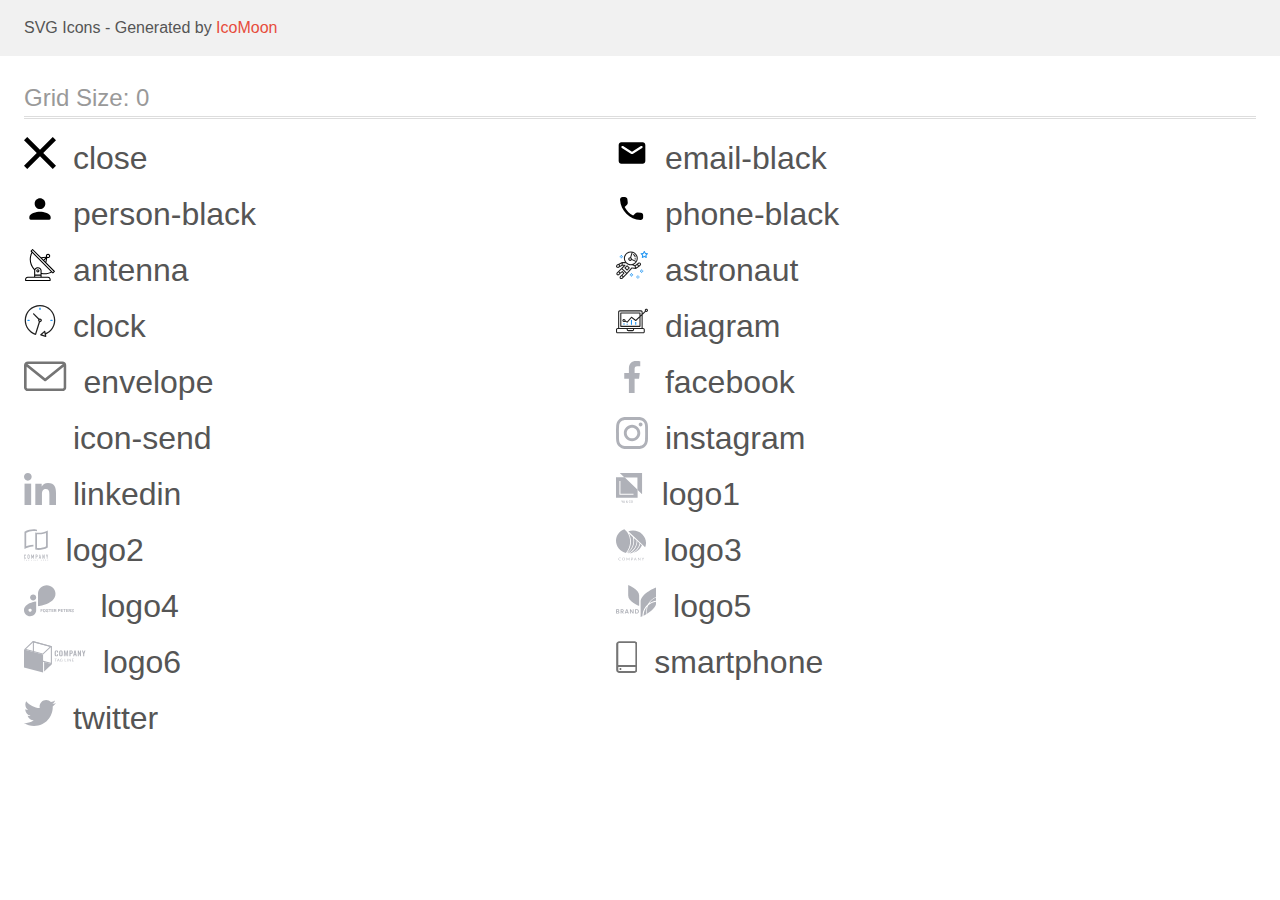
<file: images/icomoon/demo.html>
<!doctype html>
<html>
<head>
    <title>IcoMoon - SVG Icons</title>
    <meta charset="utf-8">
    <meta name="viewport" content="width=device-width, initial-scale=1">
    <link rel="stylesheet" href="demo-files/demo.css">
    <link rel="stylesheet" href="style.css">
</head>
<body>
<svg aria-hidden="true" style="position: absolute; width: 0; height: 0; overflow: hidden;" version="1.1" xmlns="http://www.w3.org/2000/svg" xmlns:xlink="http://www.w3.org/1999/xlink">
<defs>
<symbol id="close" viewBox="0 0 32 32">
<path d="M32 3.223l-3.223-3.223-12.777 12.777-12.777-12.777-3.223 3.223 12.777 12.777-12.777 12.777 3.223 3.223 12.777-12.777 12.777 12.777 3.223-3.223-12.777-12.777 12.777-12.777z"></path>
</symbol>
<symbol id="email-black" viewBox="0 0 32 32">
<path d="M26.667 5.333h-21.333c-1.467 0-2.653 1.2-2.653 2.667l-0.013 16c0 1.467 1.2 2.667 2.667 2.667h21.333c1.467 0 2.667-1.2 2.667-2.667v-16c0-1.467-1.2-2.667-2.667-2.667zM26.133 11l-9.427 5.893c-0.427 0.267-0.987 0.267-1.413 0l-9.427-5.893c-0.333-0.213-0.533-0.573-0.533-0.96 0-0.893 0.973-1.427 1.733-0.96l8.933 5.587 8.933-5.587c0.76-0.467 1.733 0.067 1.733 0.96 0 0.387-0.2 0.747-0.533 0.96z"></path>
</symbol>
<symbol id="person-black" viewBox="0 0 32 32">
<path d="M16 16c2.947 0 5.333-2.387 5.333-5.333s-2.387-5.333-5.333-5.333c-2.947 0-5.333 2.387-5.333 5.333s2.387 5.333 5.333 5.333zM16 18.667c-3.56 0-10.667 1.787-10.667 5.333v1.333c0 0.733 0.6 1.333 1.333 1.333h18.667c0.733 0 1.333-0.6 1.333-1.333v-1.333c0-3.547-7.107-5.333-10.667-5.333z"></path>
</symbol>
<symbol id="phone-black" viewBox="0 0 32 32">
<path d="M24.882 19.773l-3.268-0.373c-0.785-0.090-1.557 0.18-2.11 0.733l-2.367 2.367c-3.641-1.853-6.626-4.825-8.478-8.478l2.38-2.38c0.553-0.553 0.823-1.325 0.733-2.11l-0.373-3.242c-0.154-1.299-1.248-2.277-2.56-2.277h-2.226c-1.454 0-2.663 1.209-2.573 2.663 0.682 10.987 9.469 19.761 20.443 20.443 1.454 0.090 2.663-1.119 2.663-2.573v-2.226c0.013-1.299-0.965-2.393-2.264-2.547z"></path>
</symbol>
<symbol id="antenna" viewBox="0 0 32 32">
<path d="M30.773 22.098l-8.443-8.505 0.937-4.615c0.242 0.094 0.499 0.144 0.758 0.146h0.006c1.192 0.014 2.17-0.941 2.184-2.133s-0.941-2.17-2.133-2.184c-1.192-0.014-2.17 0.941-2.184 2.133-0.003 0.255 0.039 0.509 0.125 0.749l-4.96 0.605-8.091-8.133c-0.099-0.101-0.235-0.159-0.377-0.16-0.14 0.001-0.274 0.056-0.373 0.155l-1.513 1.504c-0.208 0.208-0.208 0.546 0 0.754l0.814 0.826c-3.153 5.798-2.129 12.978 2.519 17.663 0.043 0.041 0.092 0.074 0.146 0.098-0.034 0.18-0.051 0.364-0.052 0.547v6.187h-6.4c-1.472 0.002-2.665 1.195-2.667 2.667v1.067c0 0.295 0.239 0.533 0.533 0.533h24.533c0.295 0 0.533-0.239 0.533-0.533v-1.067c-0.002-1.472-1.195-2.665-2.667-2.667h-6.4v-2.742c1.003 0.21 2.024 0.317 3.049 0.32 2.458-0.003 4.877-0.615 7.040-1.783l0.818 0.823c0.099 0.101 0.235 0.159 0.377 0.16 0.14-0.001 0.274-0.056 0.373-0.155l1.513-1.504c0.208-0.208 0.208-0.546 0-0.754zM23.28 6.233c0.418-0.415 1.093-0.414 1.508 0.004s0.414 1.093-0.004 1.508c-0.2 0.199-0.47 0.31-0.752 0.31h-0.003c-0.589-0.003-1.064-0.483-1.061-1.072 0.002-0.282 0.115-0.552 0.314-0.751h-0.002zM22.024 9.738l-0.598 2.946-1.175-1.182 1.774-1.763zM21.419 8.836l-1.92 1.909-1.485-1.493 3.405-0.415zM24.004 28.8c0.884 0 1.6 0.716 1.6 1.6v0.533h-23.467v-0.533c0-0.884 0.716-1.6 1.6-1.6h20.267zM16.537 26.667v1.067h-5.333v-1.067h5.333zM11.204 25.6v-4.053c0-1.294 1.196-2.347 2.667-2.347s2.667 1.053 2.667 2.347v4.053h-5.333zM17.604 23.904v-2.357c0-1.882-1.675-3.413-3.733-3.413-1.331-0.020-2.576 0.657-3.281 1.786-4.058-4.274-4.971-10.645-2.279-15.887l18.602 18.708c-2.872 1.461-6.165 1.873-9.309 1.163zM28.893 23.22l-21.057-21.181 0.755-0.752 7.935 7.98c0.004 0 0.006 0.007 0.010 0.010l13.115 13.191-0.757 0.752z"></path>
<path d="M13.876 20.267h-0.005c-0.884-0.001-1.601 0.714-1.602 1.598s0.714 1.601 1.598 1.602h0.005c0.884 0.001 1.601-0.714 1.602-1.598s-0.714-1.601-1.598-1.602zM14.249 22.245c-0.1 0.1-0.236 0.156-0.378 0.155-0.295-0.002-0.532-0.242-0.531-0.536 0.001-0.141 0.057-0.276 0.157-0.375s0.233-0.154 0.373-0.155c0.295 0.002 0.532 0.241 0.53 0.536-0.001 0.141-0.057 0.276-0.157 0.375h0.005z"></path>
</symbol>
<symbol id="astronaut" viewBox="0 0 32 32">
<path fill="#2196f3" style="fill: var(--color1, #2196f3)" d="M31.974 4.524c-0.063-0.193-0.229-0.333-0.43-0.363l-1.91-0.278-0.855-1.731c-0.179-0.365-0.777-0.365-0.956 0l-0.855 1.731-1.91 0.278c-0.201 0.029-0.367 0.17-0.431 0.363-0.062 0.193-0.011 0.405 0.135 0.547l1.383 1.348-0.326 1.903c-0.034 0.2 0.048 0.402 0.212 0.522 0.166 0.121 0.382 0.135 0.562 0.040l1.709-0.899 1.709 0.899c0.078 0.041 0.164 0.061 0.249 0.061 0.11 0 0.221-0.034 0.314-0.102 0.164-0.119 0.246-0.322 0.212-0.522l-0.326-1.903 1.383-1.348c0.145-0.142 0.197-0.354 0.135-0.547zM29.511 5.851c-0.125 0.122-0.183 0.299-0.153 0.472l0.191 1.114-1-0.526c-0.078-0.041-0.163-0.061-0.249-0.061s-0.17 0.020-0.249 0.061l-1.001 0.526 0.191-1.114c0.030-0.173-0.028-0.349-0.153-0.472l-0.81-0.789 1.119-0.163c0.174-0.025 0.324-0.134 0.402-0.292l0.5-1.013 0.5 1.013c0.078 0.157 0.228 0.267 0.402 0.292l1.119 0.163-0.809 0.789z"></path>
<path fill="#2196f3" style="fill: var(--color1, #2196f3)" d="M26.133 20.522h-1.067v1.067h1.067v-1.067z"></path>
<path fill="#2196f3" style="fill: var(--color1, #2196f3)" d="M26.133 22.656h-1.067v1.067h1.067v-1.067z"></path>
<path fill="#2196f3" style="fill: var(--color1, #2196f3)" d="M27.2 21.589h-1.067v1.067h1.067v-1.067z"></path>
<path fill="#2196f3" style="fill: var(--color1, #2196f3)" d="M25.067 21.589h-1.067v1.067h1.067v-1.067z"></path>
<path fill="#2196f3" style="fill: var(--color1, #2196f3)" d="M22.4 26.389h-1.067v1.067h1.067v-1.067z"></path>
<path fill="#2196f3" style="fill: var(--color1, #2196f3)" d="M22.4 28.522h-1.067v1.067h1.067v-1.067z"></path>
<path fill="#2196f3" style="fill: var(--color1, #2196f3)" d="M23.467 27.456h-1.067v1.067h1.067v-1.067z"></path>
<path fill="#2196f3" style="fill: var(--color1, #2196f3)" d="M21.333 27.456h-1.067v1.067h1.067v-1.067z"></path>
<path fill="#2196f3" style="fill: var(--color1, #2196f3)" d="M16 24.256h-1.067v1.067h1.067v-1.067z"></path>
<path fill="#2196f3" style="fill: var(--color1, #2196f3)" d="M16 26.389h-1.067v1.067h1.067v-1.067z"></path>
<path fill="#2196f3" style="fill: var(--color1, #2196f3)" d="M17.067 25.322h-1.067v1.067h1.067v-1.067z"></path>
<path fill="#2196f3" style="fill: var(--color1, #2196f3)" d="M14.933 25.322h-1.067v1.067h1.067v-1.067z"></path>
<path fill="#2196f3" style="fill: var(--color1, #2196f3)" d="M5.866 6.122h-1.067v1.067h1.067v-1.067z"></path>
<path fill="#2196f3" style="fill: var(--color1, #2196f3)" d="M5.866 8.255h-1.067v1.067h1.067v-1.067z"></path>
<path fill="#2196f3" style="fill: var(--color1, #2196f3)" d="M6.933 7.189h-1.067v1.067h1.067v-1.067z"></path>
<path fill="#2196f3" style="fill: var(--color1, #2196f3)" d="M4.8 7.189h-1.067v1.067h1.067v-1.067z"></path>
<path fill="#212121" style="fill: var(--color2, #212121)" d="M24.715 14.159c-0.287-0.388-0.709-0.637-1.188-0.705-0.481-0.068-0.956 0.058-1.34 0.352l-1.252 0.96-1.898 1.417-1.358-0.541c2.421-1.086 4.114-3.508 4.114-6.32 0-3.823-3.123-6.933-6.961-6.933s-6.961 3.11-6.961 6.933c0 1.386 0.414 2.674 1.12 3.758l-2.764-0.024c-0.002 0-0.003 0-0.005 0-0.009 0-0.015 0.004-0.023 0.005-0.053 0.002-0.105 0.013-0.155 0.031-0.013 0.005-0.026 0.008-0.038 0.013-0.006 0.003-0.013 0.003-0.019 0.006l-3.233 1.596c-0.001 0-0.001 0-0.001 0.001l-1.893 0.911c-0.021 0.009-0.042 0.021-0.063 0.035-0.755 0.502-1.012 1.489-0.598 2.295 0.22 0.429 0.595 0.745 1.056 0.889 0.178 0.055 0.359 0.083 0.539 0.083 0.29 0 0.577-0.071 0.839-0.211l1.388-0.738 2.264-1.169 1.357-0.008-5.442 5.416c-0.001 0.001-0.001 0.001-0.002 0.001l-1.339 1.333c-0.316 0.315-0.49 0.732-0.49 1.178s0.174 0.863 0.49 1.179c0.325 0.323 0.752 0.485 1.179 0.485s0.854-0.162 1.18-0.485l1.314-1.309 1.741-1.3 0.901 0.897-1.762 1.754c-0 0.001-0.001 0.001-0.002 0.001l-1.339 1.333c-0.316 0.315-0.49 0.732-0.49 1.178s0.174 0.863 0.49 1.179c0.325 0.323 0.753 0.485 1.18 0.485s0.855-0.162 1.18-0.485l3.482-3.467c0.001-0.001 0.001-0.001 0.001-0.002l1.010-1-0.004-0.004c0.006-0.006 0.015-0.009 0.022-0.015l5.166-5.658 3.471 0.494c0.025 0.004 0.050 0.005 0.075 0.005 0.065 0 0.127-0.015 0.187-0.038 0.018-0.006 0.033-0.015 0.050-0.023 0.019-0.010 0.039-0.015 0.058-0.027l3.213-2.133c0.012-0.008 0.018-0.021 0.029-0.029 0.013-0.010 0.029-0.014 0.041-0.026l1.271-1.191c0.662-0.62 0.753-1.635 0.212-2.362zM2.13 17.77c-0.173 0.093-0.37 0.111-0.558 0.052-0.187-0.058-0.338-0.186-0.427-0.358-0.161-0.314-0.068-0.695 0.214-0.902l1.314-0.632 0.449 1.313-0.992 0.527zM5.628 15.942l-1.548 0.8-0.439-1.283 2.027-1.001-0.040 1.484zM20.727 9.322c0 0.918-0.219 1.785-0.599 2.559l-4.181-1.899c-0.044-0.573-0.341-1.075-0.788-1.388l1.464-4.86c2.378 0.756 4.105 2.974 4.105 5.588zM8.938 9.322c0-3.235 2.644-5.867 5.894-5.867 0.253 0 0.5 0.021 0.745 0.052l-1.432 4.754c-0.019-0.001-0.037-0.006-0.057-0.006-1.033 0-1.873 0.837-1.873 1.867s0.84 1.867 1.873 1.867c0.694 0 1.294-0.383 1.618-0.945l3.862 1.755c-1.075 1.446-2.795 2.39-4.737 2.39-3.25 0-5.894-2.632-5.894-5.867zM14.894 10.122c0 0.441-0.362 0.8-0.806 0.8s-0.806-0.359-0.806-0.8c0-0.441 0.362-0.8 0.806-0.8s0.806 0.359 0.806 0.8zM2.465 25.146c-0.236 0.234-0.619 0.234-0.854 0.001-0.114-0.114-0.176-0.263-0.176-0.423s0.062-0.309 0.176-0.421l0.962-0.959 0.851 0.848-0.959 0.955zM5.679 28.88c-0.236 0.234-0.619 0.235-0.855 0.001-0.114-0.114-0.176-0.263-0.176-0.423s0.062-0.309 0.176-0.421l0.963-0.959 0.852 0.848-0.96 0.955zM9.16 25.411c-0.001 0-0.001 0-0.002 0.001l-1.765 1.76-0.852-0.848 1.763-1.755c0 0 0 0 0-0s0.001-0.001 0.002-0.001c0.040-0.040 0.065-0.088 0.090-0.135 0.007-0.014 0.020-0.026 0.026-0.040 0.017-0.041 0.019-0.085 0.026-0.129 0.003-0.025 0.014-0.047 0.014-0.073 0-0.036-0.013-0.070-0.020-0.106-0.006-0.032-0.006-0.065-0.019-0.095-0.020-0.050-0.055-0.094-0.091-0.138-0.010-0.012-0.014-0.027-0.025-0.038 0 0 0 0-0.001 0s-0.001-0.002-0.001-0.002l-1.607-1.6c-0.017-0.017-0.039-0.024-0.058-0.038-0.028-0.022-0.055-0.042-0.087-0.058-0.030-0.015-0.061-0.024-0.093-0.033-0.034-0.010-0.067-0.017-0.103-0.020-0.033-0.002-0.063 0.001-0.095 0.005-0.036 0.004-0.069 0.009-0.104 0.020-0.034 0.011-0.063 0.027-0.094 0.045-0.020 0.011-0.042 0.015-0.061 0.029l-1.773 1.324-0.901-0.897 2.399-2.386 4.361 4.289-0.928 0.919zM15.979 18.394c-0.015-0.002-0.030 0.004-0.045 0.003-0.039-0.002-0.076 0.001-0.115 0.007-0.030 0.005-0.059 0.011-0.088 0.021-0.034 0.012-0.065 0.028-0.097 0.047-0.030 0.018-0.057 0.037-0.083 0.061-0.013 0.011-0.028 0.017-0.040 0.029l-4.698 5.146-4.328-4.257 2.833-2.818c0.209-0.208 0.21-0.546 0.002-0.755-0.105-0.105-0.243-0.157-0.381-0.156v-0.001l-2.219 0.013 0.028-1.607 3.104 0.027c1.265 1.294 3.029 2.101 4.981 2.101 0.437 0 0.864-0.045 1.279-0.123 0.040 0.032 0.079 0.065 0.13 0.085l2.41 0.96 0.152 0.758 0.178 0.885-3.003-0.427zM20.020 18.572l-0.313-1.558 1.446-1.080 0.947 1.257-2.080 1.381zM23.774 15.741l-0.838 0.785-0.931-1.236 0.831-0.637c0.155-0.119 0.351-0.168 0.543-0.143 0.193 0.027 0.364 0.128 0.48 0.284 0.217 0.292 0.18 0.699-0.085 0.947z"></path>
<path fill="#212121" style="fill: var(--color2, #212121)" d="M13.602 18.544l-2.143-2.133c-0.207-0.207-0.545-0.207-0.753 0l-2.142 2.133c-0.1 0.101-0.157 0.236-0.157 0.378s0.056 0.278 0.157 0.378l2.142 2.133c0.104 0.103 0.241 0.155 0.377 0.155s0.273-0.052 0.376-0.155l2.143-2.133c0.1-0.1 0.157-0.236 0.157-0.378s-0.057-0.278-0.157-0.378zM11.083 20.303l-1.387-1.381 1.387-1.381 1.387 1.381-1.387 1.381z"></path>
<path fill="#212121" style="fill: var(--color2, #212121)" d="M17.164 5.071l-0.258 1.036c0.071 0.018 1.738 0.452 1.738 2.149h1.067c-0-2.017-1.666-2.965-2.547-3.185z"></path>
<path fill="#212121" style="fill: var(--color2, #212121)" d="M19.711 9.322h-1.067v1.067h1.067v-1.067z"></path>
</symbol>
<symbol id="clock" viewBox="0 0 32 32">
<path fill="#212121" style="fill: var(--color2, #212121)" d="M31.297 15.301c-0.002-8.452-6.855-15.303-15.308-15.301s-15.303 6.855-15.301 15.308c0.001 6.658 4.307 12.551 10.649 14.576 0.061 0.019 0.124 0.029 0.187 0.029 0.121-0 0.239-0.032 0.342-0.094 0.135-0.080 0.236-0.207 0.283-0.356l3.865-12.25c1.057-0.005 1.909-0.866 1.903-1.923s-0.866-1.909-1.923-1.903c-0.284 0.001-0.565 0.067-0.82 0.191l-5.106-5.107c-0.253-0.245-0.657-0.238-0.902 0.016-0.239 0.247-0.239 0.639 0 0.886l5.103 5.109c-0.392 0.799-0.168 1.764 0.536 2.309l-3.683 11.673c-7.278-2.681-11.004-10.754-8.323-18.032s10.754-11.004 18.032-8.323 11.004 10.754 8.323 18.032c-1.31 3.556-4.001 6.431-7.462 7.973l-0.398-1.874c-0.073-0.344-0.411-0.565-0.756-0.492-0.109 0.023-0.209 0.074-0.292 0.148l-3.837 3.426c-0.263 0.234-0.287 0.637-0.052 0.9 0.076 0.085 0.174 0.149 0.283 0.184l4.899 1.563c0.335 0.108 0.694-0.077 0.802-0.412 0.034-0.106 0.040-0.219 0.017-0.328l-0.391-1.839c5.664-2.388 9.342-7.942 9.329-14.089v0zM15.992 14.664c0.352 0 0.638 0.286 0.638 0.638s-0.286 0.638-0.638 0.638c-0.352 0-0.638-0.285-0.638-0.638s0.285-0.638 0.638-0.638zM18.093 29.528l2.184-1.948 0.603 2.84-2.787-0.892z"></path>
<path fill="#2196f3" style="fill: var(--color1, #2196f3)" d="M15.354 3.185v1.275c0 0.352 0.285 0.638 0.638 0.638s0.638-0.285 0.638-0.638v-1.275c0-0.352-0.286-0.638-0.638-0.638s-0.638 0.286-0.638 0.638z"></path>
<path fill="#2196f3" style="fill: var(--color1, #2196f3)" d="M3.876 14.664c-0.352 0-0.638 0.286-0.638 0.638s0.285 0.638 0.638 0.638h1.275c0.352 0 0.638-0.285 0.638-0.638s-0.285-0.638-0.638-0.638h-1.275z"></path>
<path fill="#2196f3" style="fill: var(--color1, #2196f3)" d="M28.108 15.939c0.352 0 0.638-0.285 0.638-0.638s-0.285-0.638-0.638-0.638h-1.275c-0.352 0-0.638 0.286-0.638 0.638s0.286 0.638 0.638 0.638h1.275z"></path>
</symbol>
<symbol id="diagram" viewBox="0 0 32 32">
<path fill="#2196f3" style="fill: var(--color1, #2196f3)" d="M14.926 14.965h1.066v4.798h-1.066v-4.797z"></path>
<path fill="#2196f3" style="fill: var(--color1, #2196f3)" d="M19.19 17.097h1.066v2.665h-1.066v-2.665z"></path>
<path fill="#2196f3" style="fill: var(--color1, #2196f3)" d="M10.661 18.696h1.066v1.066h-1.066v-1.066z"></path>
<path fill="#2196f3" style="fill: var(--color1, #2196f3)" d="M7.463 18.163h1.066v1.599h-1.066v-1.599z"></path>
<path fill="#212121" style="fill: var(--color2, #212121)" d="M1.599 28.291h25.587c0.883 0 1.599-0.716 1.599-1.599v-2.132c0-0.883-0.716-1.599-1.599-1.599h-0.533v-13.293l3.028-2.868c0.703 0.346 1.553 0.136 2.013-0.499s0.396-1.508-0.152-2.068-1.42-0.644-2.065-0.198c-0.644 0.446-0.873 1.292-0.542 2.002l-2.281 2.163v-1.23c0-0.883-0.716-1.599-1.599-1.599h-21.322c-0.883 0-1.599 0.716-1.599 1.599v15.992h-0.533c-0.883 0-1.599 0.716-1.599 1.599v2.132c0 0.883 0.716 1.599 1.599 1.599zM30.384 4.837c0.294 0 0.533 0.239 0.533 0.533s-0.239 0.533-0.533 0.533c-0.294 0-0.533-0.239-0.533-0.533s0.239-0.533 0.533-0.533zM3.198 6.969c0-0.294 0.239-0.533 0.533-0.533h21.322c0.294 0 0.533 0.239 0.533 0.533v2.239l-1.066 1.013v-2.186c0-0.294-0.239-0.533-0.533-0.533h-19.19c-0.294 0-0.533 0.239-0.533 0.533v13.326c0 0.294 0.239 0.533 0.533 0.533h19.19c0.294 0 0.533-0.239 0.533-0.533v-9.674l1.066-1.010v12.284h-22.388v-15.992zM7.996 13.899c-0.721-0.002-1.354 0.478-1.546 1.174s0.105 1.433 0.725 1.801c0.62 0.368 1.41 0.276 1.928-0.226l1.853 0.93c0.215 0.108 0.476 0.057 0.636-0.123l3.939-4.431 3.872 2.901c0.208 0.156 0.498 0.139 0.686-0.039l3.365-3.188v8.131h-18.124v-12.26h18.124v2.66l-3.771 3.572-3.904-2.927c-0.222-0.166-0.534-0.135-0.718 0.072l-3.993 4.493-1.493-0.746c0.011-0.064 0.018-0.129 0.020-0.193 0-0.883-0.716-1.599-1.599-1.599zM8.529 15.498c0 0.294-0.239 0.533-0.533 0.533s-0.533-0.239-0.533-0.533c0-0.294 0.239-0.533 0.533-0.533s0.533 0.239 0.533 0.533zM11.727 24.026h5.331v0.533c0 0.294-0.239 0.533-0.533 0.533h-4.264c-0.294 0-0.533-0.239-0.533-0.533v-0.533zM1.066 24.56c0-0.294 0.239-0.533 0.533-0.533h9.062v0.533c0 0.883 0.716 1.599 1.599 1.599h4.264c0.883 0 1.599-0.716 1.599-1.599v-0.533h9.062c0.294 0 0.533 0.239 0.533 0.533v2.132c0 0.294-0.239 0.533-0.533 0.533h-25.587c-0.294 0-0.533-0.239-0.533-0.533v-2.132z"></path>
</symbol>
<symbol id="envelope" viewBox="0 0 43 32">
<path fill="#757575" style="fill: var(--color3, #757575)" d="M38.667 0.334h-34.667c-2.206 0-4 1.675-4 3.734v22.404c0 2.059 1.794 3.734 4 3.734h34.667c2.206 0 4-1.675 4-3.734v-22.404c0-2.059-1.794-3.734-4-3.734v0zM38.667 2.823c0.181 0 0.353 0.035 0.511 0.096l-17.844 14.437-17.844-14.437c0.158-0.061 0.33-0.096 0.511-0.096h34.667zM38.667 27.716h-34.667c-0.736 0-1.333-0.558-1.333-1.245v-20.922l17.793 14.395c0.251 0.203 0.563 0.304 0.874 0.304s0.622-0.101 0.874-0.304l17.793-14.395v20.922c0 0.687-0.598 1.244-1.333 1.244v0z"></path>
</symbol>
<symbol id="facebook" viewBox="0 0 32 32">
<path fill="#afb1b8" style="fill: var(--color4, #afb1b8)" d="M21.329 5.313h2.921v-5.088c-0.504-0.069-2.237-0.225-4.256-0.225-4.212 0-7.097 2.649-7.097 7.519v4.481h-4.648v5.688h4.648v14.312h5.699v-14.311h4.46l0.708-5.688h-5.169v-3.919c0.001-1.644 0.444-2.769 2.735-2.769z"></path>
</symbol>
<symbol id="icon-send" viewBox="0 0 32 32">
<path fill="#fff" style="fill: var(--color5, #fff)" d="M32 0l-32 18 10.227 3.788 15.773-14.788-11.998 16.186 0.010 0.004-0.012-0.004v8.814l5.735-6.691 7.265 2.691 5-28z"></path>
</symbol>
<symbol id="instagram" viewBox="0 0 32 32">
<path fill="#afb1b8" style="fill: var(--color4, #afb1b8)" d="M31.969 9.408c-0.075-1.7-0.35-2.869-0.744-3.882-0.406-1.075-1.032-2.038-1.851-2.838-0.8-0.813-1.769-1.444-2.832-1.844-1.019-0.394-2.182-0.669-3.882-0.744-1.713-0.081-2.257-0.1-6.601-0.1s-4.888 0.019-6.595 0.094c-1.7 0.075-2.869 0.35-3.882 0.744-1.075 0.406-2.038 1.031-2.838 1.85-0.813 0.8-1.444 1.769-1.844 2.832-0.394 1.019-0.669 2.182-0.744 3.882-0.081 1.713-0.1 2.257-0.1 6.601s0.019 4.888 0.094 6.595c0.075 1.7 0.35 2.869 0.744 3.882 0.406 1.075 1.038 2.038 1.85 2.838 0.8 0.813 1.769 1.444 2.832 1.844 1.019 0.394 2.182 0.669 3.882 0.744 1.706 0.075 2.25 0.094 6.595 0.094s4.888-0.019 6.595-0.094c1.7-0.075 2.869-0.35 3.882-0.744 2.151-0.832 3.851-2.532 4.682-4.682 0.394-1.019 0.669-2.182 0.744-3.882 0.075-1.707 0.094-2.251 0.094-6.595s-0.006-4.888-0.081-6.595zM29.087 22.473c-0.069 1.563-0.331 2.407-0.55 2.969-0.538 1.394-1.644 2.5-3.038 3.038-0.563 0.219-1.413 0.481-2.969 0.55-1.688 0.075-2.194 0.094-6.464 0.094s-4.782-0.019-6.464-0.094c-1.563-0.069-2.407-0.331-2.969-0.55-0.694-0.256-1.325-0.663-1.838-1.194-0.531-0.519-0.938-1.144-1.194-1.838-0.219-0.563-0.481-1.413-0.55-2.969-0.075-1.688-0.094-2.194-0.094-6.464s0.019-4.782 0.094-6.464c0.069-1.563 0.331-2.407 0.55-2.969 0.256-0.694 0.663-1.325 1.2-1.838 0.519-0.531 1.144-0.938 1.838-1.194 0.563-0.219 1.413-0.481 2.969-0.55 1.688-0.075 2.194-0.094 6.464-0.094 4.276 0 4.782 0.019 6.464 0.094 1.563 0.069 2.407 0.331 2.969 0.55 0.694 0.256 1.325 0.662 1.838 1.194 0.531 0.519 0.938 1.144 1.194 1.838 0.219 0.563 0.481 1.413 0.55 2.969 0.075 1.688 0.094 2.194 0.094 6.464s-0.019 4.77-0.094 6.458z"></path>
<path fill="#afb1b8" style="fill: var(--color4, #afb1b8)" d="M16.059 7.783c-4.538 0-8.22 3.682-8.22 8.22s3.682 8.22 8.22 8.22c4.539 0 8.22-3.682 8.22-8.22s-3.682-8.22-8.22-8.22zM16.059 21.335c-2.944 0-5.332-2.388-5.332-5.332s2.388-5.332 5.332-5.332c2.944 0 5.332 2.388 5.332 5.332s-2.388 5.332-5.332 5.332z"></path>
<path fill="#afb1b8" style="fill: var(--color4, #afb1b8)" d="M26.524 7.458c0 1.060-0.859 1.919-1.919 1.919s-1.919-0.859-1.919-1.919c0-1.060 0.859-1.919 1.919-1.919s1.919 0.859 1.919 1.919z"></path>
</symbol>
<symbol id="linkedin" viewBox="0 0 32 32">
<path fill="#afb1b8" style="fill: var(--color4, #afb1b8)" d="M31.992 32v-0.001h0.008v-11.736c0-5.741-1.236-10.164-7.948-10.164-3.227 0-5.392 1.771-6.276 3.449h-0.093v-2.913h-6.364v21.364h6.627v-10.579c0-2.785 0.528-5.479 3.977-5.479 3.399 0 3.449 3.179 3.449 5.657v10.401h6.62z"></path>
<path fill="#afb1b8" style="fill: var(--color4, #afb1b8)" d="M0.528 10.636h6.635v21.364h-6.635v-21.364z"></path>
<path fill="#afb1b8" style="fill: var(--color4, #afb1b8)" d="M3.843 0c-2.121 0-3.843 1.721-3.843 3.843s1.721 3.879 3.843 3.879c2.121 0 3.843-1.757 3.843-3.879-0.001-2.121-1.723-3.843-3.843-3.843v0z"></path>
</symbol>
<symbol id="logo1" viewBox="0 0 29 32">
<path fill="#afb1b8" style="fill: var(--color4, #afb1b8)" d="M3.84 0l4.677 4.428h13.046v12.351l4.677 4.428v-21.206h-22.4z"></path>
<path fill="#afb1b8" style="fill: var(--color4, #afb1b8)" d="M0 4.241v20.6h21.76v-8.188l-13.105-12.406-8.655-0.005zM17.615 21.828h-14.172v-13.854h1.002v12.916h13.17v0.938z"></path>
<path fill="#afb1b8" style="fill: var(--color4, #afb1b8)" d="M6.266 28.662l0.523-1.078h0.438l-0.763 1.438v0.837h-0.397v-0.837l-0.764-1.438h0.439l0.523 1.078zM8.513 29.329h-0.881l-0.184 0.53h-0.411l0.859-2.275h0.355l0.861 2.275h-0.412l-0.186-0.53zM7.743 29.010h0.659l-0.33-0.944-0.33 0.944zM10.071 29.244c0-0.105 0.029-0.202 0.086-0.289 0.057-0.089 0.17-0.193 0.339-0.314-0.088-0.111-0.151-0.206-0.186-0.284s-0.052-0.154-0.052-0.227c0-0.178 0.054-0.319 0.162-0.422s0.254-0.156 0.438-0.156c0.166 0 0.301 0.049 0.406 0.147 0.106 0.097 0.159 0.217 0.159 0.361 0 0.095-0.024 0.182-0.072 0.262-0.048 0.079-0.127 0.158-0.236 0.238l-0.155 0.113 0.439 0.519c0.064-0.125 0.095-0.264 0.095-0.417h0.33c0 0.28-0.066 0.51-0.197 0.689l0.334 0.395h-0.441l-0.128-0.152c-0.162 0.122-0.356 0.183-0.581 0.183s-0.405-0.059-0.541-0.178c-0.134-0.12-0.202-0.276-0.202-0.467zM10.824 29.587c0.128 0 0.248-0.043 0.359-0.128l-0.497-0.586-0.048 0.034c-0.125 0.095-0.188 0.203-0.188 0.325 0 0.105 0.034 0.191 0.102 0.256s0.158 0.098 0.272 0.098zM10.615 28.121c0 0.087 0.054 0.197 0.161 0.33l0.173-0.119 0.048-0.039c0.065-0.057 0.097-0.131 0.097-0.22 0-0.059-0.022-0.11-0.067-0.152-0.045-0.043-0.102-0.064-0.17-0.064-0.074 0-0.133 0.025-0.177 0.075s-0.066 0.113-0.066 0.189zM14.748 29.118c-0.023 0.243-0.113 0.432-0.269 0.569-0.156 0.135-0.364 0.203-0.623 0.203-0.181 0-0.341-0.043-0.48-0.128-0.137-0.086-0.244-0.209-0.319-0.367s-0.114-0.342-0.117-0.552v-0.212c0-0.215 0.038-0.404 0.114-0.567s0.185-0.29 0.327-0.378c0.143-0.088 0.307-0.133 0.494-0.133 0.251 0 0.453 0.068 0.606 0.205s0.242 0.329 0.267 0.578h-0.394c-0.019-0.164-0.067-0.281-0.144-0.353-0.076-0.073-0.188-0.109-0.336-0.109-0.172 0-0.304 0.063-0.397 0.189-0.092 0.125-0.139 0.309-0.141 0.552v0.202c0 0.246 0.044 0.433 0.131 0.563s0.218 0.194 0.387 0.194c0.155 0 0.272-0.035 0.35-0.105s0.128-0.186 0.148-0.348h0.394zM16.918 28.78c0 0.223-0.039 0.419-0.116 0.588-0.077 0.168-0.188 0.297-0.331 0.388-0.143 0.090-0.307 0.134-0.494 0.134-0.184 0-0.349-0.045-0.494-0.134-0.144-0.091-0.255-0.219-0.334-0.386-0.078-0.167-0.118-0.359-0.119-0.576v-0.128c0-0.222 0.039-0.418 0.117-0.588 0.079-0.17 0.19-0.299 0.333-0.389 0.144-0.091 0.308-0.136 0.494-0.136s0.349 0.045 0.492 0.134c0.144 0.088 0.255 0.217 0.333 0.384s0.118 0.361 0.119 0.583v0.127zM16.523 28.662c0-0.252-0.048-0.445-0.144-0.58-0.095-0.134-0.23-0.202-0.405-0.202-0.171 0-0.305 0.067-0.402 0.202-0.096 0.133-0.145 0.322-0.147 0.567v0.131c0 0.25 0.048 0.443 0.145 0.58s0.233 0.205 0.406 0.205c0.175 0 0.309-0.067 0.403-0.2 0.095-0.133 0.142-0.328 0.142-0.584v-0.119z"></path>
</symbol>
<symbol id="logo2" viewBox="0 0 25 32">
<path fill="#afb1b8" style="fill: var(--color4, #afb1b8)" d="M10.447 1.806h0.084c0.156 0 0.324 0.016 0.49 0.030 0.734 0.052 1.463 0.162 2.179 0.329v-1.762c-0.738-0.185-1.491-0.305-2.25-0.358-0.288-0.022-0.595-0.036-0.909-0.044h-0.263c-1.523 0.006-3.039 0.201-4.515 0.582-1.68 0.419-3.293 1.075-4.79 1.948v17.475c1.442-0.783 2.976-1.381 4.566-1.779 1.256-0.32 2.539-0.517 3.833-0.588h0.051c0.216-0.011 0.433-0.017 0.655-0.019v-1.79c-1.681 0.022-3.353 0.244-4.982 0.662-0.602 0.157-1.185 0.325-1.731 0.513l-0.623 0.211v-13.625l0.266-0.128c2.032-0.963 4.229-1.524 6.471-1.651 0.019-0.001 0.037-0.001 0.056 0 0.248-0.013 0.497-0.019 0.741-0.019h0.28c0.129 0.003 0.258 0.006 0.388 0.014z"></path>
<path fill="#afb1b8" style="fill: var(--color4, #afb1b8)" d="M14.837 3.651c-0.409 0-0.814-0.014-1.205-0.044-0.467-0.034-0.947-0.091-1.401-0.167-0.277-0.047-0.55-0.103-0.814-0.164v17.275c1.12 0.277 2.271 0.413 3.425 0.404 1.523-0.006 3.039-0.201 4.515-0.581 1.68-0.42 3.294-1.075 4.792-1.948v-17.163c-1.442 0.783-2.975 1.381-4.564 1.781-1.551 0.398-3.145 0.603-4.747 0.609zM21.745 3.95l0.623-0.21v13.63l-0.266 0.128c-1.021 0.486-2.087 0.869-3.184 1.144-1.331 0.344-2.7 0.522-4.074 0.527-0.411 0-0.819-0.017-1.214-0.052l-0.427-0.038v-14.017l0.497 0.033c0.361 0.023 0.735 0.034 1.141 0.034 1.745-0.006 3.483-0.229 5.173-0.663 0.581-0.153 1.158-0.325 1.731-0.518z"></path>
<path fill="#afb1b8" style="fill: var(--color4, #afb1b8)" d="M1.684 25.977c-0.090-0.093-0.197-0.166-0.317-0.214s-0.247-0.071-0.376-0.066c-0.137-0.002-0.273 0.024-0.4 0.075-0.117 0.046-0.222 0.116-0.311 0.205s-0.156 0.196-0.201 0.313c-0.049 0.123-0.073 0.254-0.072 0.387v2.335c-0.006 0.165 0.026 0.328 0.092 0.479 0.055 0.12 0.135 0.226 0.233 0.313 0.093 0.079 0.203 0.135 0.321 0.166 0.114 0.032 0.231 0.048 0.349 0.049 0.13 0.001 0.259-0.027 0.377-0.081 0.117-0.051 0.222-0.124 0.311-0.216 0.087-0.091 0.156-0.197 0.204-0.313 0.050-0.118 0.075-0.244 0.075-0.372v-0.261h-0.61v0.208c0.002 0.071-0.010 0.142-0.036 0.208-0.020 0.050-0.050 0.095-0.089 0.131-0.038 0.031-0.081 0.053-0.128 0.067-0.041 0.014-0.084 0.021-0.128 0.022-0.054 0.006-0.11-0.002-0.16-0.024s-0.094-0.057-0.126-0.101c-0.058-0.094-0.086-0.203-0.081-0.313v-2.177c-0.004-0.121 0.022-0.241 0.075-0.349 0.032-0.049 0.077-0.089 0.129-0.113s0.112-0.034 0.17-0.027c0.053-0.002 0.105 0.009 0.152 0.032s0.089 0.057 0.12 0.099c0.068 0.090 0.104 0.2 0.101 0.313v0.202h0.604v-0.238c0.001-0.14-0.024-0.278-0.075-0.408-0.045-0.122-0.114-0.234-0.204-0.329z"></path>
<path fill="#afb1b8" style="fill: var(--color4, #afb1b8)" d="M5.31 25.95c-0.195-0.164-0.44-0.255-0.694-0.257-0.124 0.001-0.248 0.023-0.364 0.066-0.119 0.042-0.228 0.107-0.322 0.191-0.101 0.091-0.182 0.202-0.237 0.327-0.061 0.143-0.092 0.297-0.089 0.452v2.239c-0.004 0.158 0.026 0.314 0.089 0.459 0.055 0.12 0.136 0.227 0.237 0.313 0.093 0.087 0.203 0.154 0.322 0.197 0.117 0.043 0.24 0.065 0.364 0.066s0.248-0.023 0.364-0.066c0.121-0.044 0.233-0.111 0.33-0.197 0.097-0.087 0.176-0.194 0.23-0.313 0.063-0.144 0.093-0.301 0.089-0.459v-2.239c0.003-0.155-0.027-0.31-0.089-0.452-0.054-0.123-0.133-0.235-0.23-0.327zM5.025 28.969c0.005 0.060-0.003 0.12-0.024 0.176s-0.054 0.107-0.097 0.148c-0.081 0.068-0.182 0.105-0.287 0.105s-0.207-0.037-0.287-0.105c-0.043-0.041-0.076-0.092-0.097-0.148s-0.029-0.116-0.024-0.176v-2.239c-0.005-0.060 0.003-0.12 0.024-0.176s0.054-0.107 0.097-0.148c0.081-0.068 0.182-0.105 0.287-0.105s0.207 0.037 0.287 0.105c0.043 0.041 0.076 0.092 0.097 0.148s0.029 0.116 0.024 0.176v2.239z"></path>
<path fill="#afb1b8" style="fill: var(--color4, #afb1b8)" d="M10.072 29.969v-4.239h-0.587l-0.771 2.244h-0.011l-0.777-2.244h-0.581v4.239h0.606v-2.579h0.011l0.593 1.823h0.302l0.598-1.823h0.011v2.579h0.606z"></path>
<path fill="#afb1b8" style="fill: var(--color4, #afb1b8)" d="M13.513 26.027c-0.093-0.105-0.211-0.184-0.342-0.232-0.142-0.046-0.29-0.068-0.439-0.066h-0.9v4.239h0.604v-1.656h0.311c0.188 0.009 0.376-0.031 0.545-0.116 0.137-0.076 0.252-0.188 0.332-0.324 0.070-0.113 0.117-0.238 0.139-0.369 0.024-0.16 0.035-0.321 0.033-0.482 0.006-0.204-0.014-0.407-0.059-0.606-0.040-0.147-0.117-0.281-0.223-0.39zM13.201 27.32c-0.003 0.077-0.022 0.152-0.056 0.221-0.035 0.065-0.089 0.117-0.156 0.149-0.089 0.040-0.187 0.058-0.285 0.053h-0.276v-1.441h0.311c0.094-0.005 0.187 0.014 0.272 0.053 0.062 0.036 0.112 0.091 0.142 0.156 0.033 0.075 0.051 0.155 0.053 0.236 0 0.089 0 0.183 0 0.282s0.006 0.2 0 0.291h-0.006z"></path>
<path fill="#afb1b8" style="fill: var(--color4, #afb1b8)" d="M16.374 25.73h-0.495l-0.934 4.239h0.604l0.177-0.911h0.823l0.177 0.911h0.604l-0.957-4.239zM15.817 28.481l0.297-1.537h0.011l0.296 1.537h-0.604z"></path>
<path fill="#afb1b8" style="fill: var(--color4, #afb1b8)" d="M20.277 28.283h-0.011l-0.912-2.554h-0.581v4.239h0.604v-2.549h0.012l0.923 2.549h0.568v-4.239h-0.604v2.554z"></path>
<path fill="#afb1b8" style="fill: var(--color4, #afb1b8)" d="M23.968 25.73l-0.486 1.685h-0.012l-0.486-1.685h-0.64l0.83 2.447v1.792h0.604v-1.792l0.83-2.447h-0.64z"></path>
<path fill="#afb1b8" style="fill: var(--color4, #afb1b8)" d="M0 31.166h0.291v0.817h0.198v-0.817h0.29v-0.167h-0.778v0.167z"></path>
<path fill="#afb1b8" style="fill: var(--color4, #afb1b8)" d="M2.447 30.999l-0.381 0.984h0.21l0.081-0.224h0.392l0.084 0.224h0.215l-0.391-0.984h-0.21zM2.416 31.593l0.134-0.365 0.134 0.365h-0.268z"></path>
<path fill="#afb1b8" style="fill: var(--color4, #afb1b8)" d="M4.866 31.62h0.227v0.127c-0.066 0.053-0.149 0.082-0.234 0.083-0.040 0.002-0.079-0.005-0.116-0.021s-0.068-0.041-0.093-0.072c-0.052-0.075-0.078-0.165-0.073-0.257 0-0.219 0.095-0.329 0.283-0.329 0.050-0.005 0.099 0.008 0.14 0.037s0.070 0.071 0.082 0.12l0.195-0.038c-0.042-0.192-0.181-0.289-0.417-0.289-0.127-0.003-0.25 0.042-0.344 0.127-0.050 0.049-0.088 0.108-0.112 0.174s-0.034 0.135-0.029 0.205c-0.006 0.135 0.039 0.267 0.126 0.369 0.048 0.050 0.107 0.088 0.171 0.113s0.134 0.035 0.203 0.031c0.154 0.004 0.304-0.052 0.417-0.157v-0.388h-0.427v0.166z"></path>
<path fill="#afb1b8" style="fill: var(--color4, #afb1b8)" d="M7.337 30.999h-0.199v0.984h0.69v-0.167h-0.49v-0.817z"></path>
<path fill="#afb1b8" style="fill: var(--color4, #afb1b8)" d="M9.426 30.999h-0.199v0.984h0.199v-0.984z"></path>
<path fill="#afb1b8" style="fill: var(--color4, #afb1b8)" d="M11.469 31.656l-0.403-0.657h-0.193v0.984h0.185v-0.643l0.395 0.643h0.198v-0.984h-0.182v0.657z"></path>
<path fill="#afb1b8" style="fill: var(--color4, #afb1b8)" d="M13.315 31.549h0.49v-0.167h-0.49v-0.216h0.528v-0.167h-0.727v0.984h0.747v-0.167h-0.548v-0.266z"></path>
<path fill="#afb1b8" style="fill: var(--color4, #afb1b8)" d="M17.792 31.387h-0.388v-0.388h-0.198v0.984h0.198v-0.43h0.388v0.43h0.198v-0.984h-0.198v0.388z"></path>
<path fill="#afb1b8" style="fill: var(--color4, #afb1b8)" d="M19.649 31.549h0.492v-0.167h-0.492v-0.216h0.529v-0.167h-0.727v0.984h0.746v-0.167h-0.548v-0.266z"></path>
<path fill="#afb1b8" style="fill: var(--color4, #afb1b8)" d="M22.168 31.549c0.171-0.027 0.258-0.117 0.258-0.274 0.005-0.042-0.001-0.084-0.018-0.123s-0.044-0.072-0.078-0.096c-0.089-0.045-0.189-0.065-0.288-0.058h-0.417v0.984h0.198v-0.412h0.039c0.042-0.003 0.084 0.005 0.123 0.022 0.029 0.018 0.053 0.043 0.070 0.072l0.215 0.313h0.237l-0.12-0.192c-0.053-0.095-0.128-0.176-0.218-0.236zM21.969 31.413h-0.146v-0.247h0.156c0.068-0.005 0.136 0.002 0.201 0.023 0.014 0.013 0.026 0.029 0.033 0.046s0.011 0.037 0.010 0.056c-0.001 0.019-0.006 0.038-0.015 0.055s-0.022 0.032-0.037 0.043c-0.065 0.020-0.133 0.028-0.201 0.023z"></path>
<path fill="#afb1b8" style="fill: var(--color4, #afb1b8)" d="M24.067 31.549h0.49v-0.167h-0.49v-0.216h0.529v-0.167h-0.729v0.984h0.747v-0.167h-0.548v-0.266z"></path>
</symbol>
<symbol id="logo3" viewBox="0 0 31 32">
<path fill="#afb1b8" style="fill: var(--color4, #afb1b8)" d="M4.722 31.103c0.011 0 0.022 0.003 0.032 0.007s0.019 0.011 0.027 0.018l0.153 0.161c-0.119 0.13-0.266 0.234-0.431 0.305-0.193 0.077-0.401 0.115-0.611 0.109-0.197 0.004-0.392-0.031-0.574-0.102-0.164-0.065-0.312-0.164-0.433-0.288-0.123-0.129-0.218-0.28-0.279-0.445-0.067-0.184-0.1-0.377-0.098-0.571-0.003-0.195 0.033-0.39 0.105-0.573 0.067-0.166 0.168-0.317 0.297-0.445 0.131-0.126 0.287-0.224 0.459-0.29 0.189-0.070 0.389-0.104 0.591-0.102 0.188-0.004 0.375 0.027 0.549 0.093 0.152 0.063 0.291 0.15 0.412 0.257l-0.128 0.171c-0.009 0.012-0.020 0.023-0.033 0.031-0.015 0.010-0.033 0.014-0.052 0.013-0.020-0.001-0.039-0.008-0.056-0.018l-0.069-0.046-0.096-0.058c-0.041-0.022-0.084-0.041-0.128-0.057-0.057-0.019-0.115-0.035-0.174-0.046-0.075-0.013-0.151-0.019-0.228-0.018-0.146-0.002-0.29 0.024-0.425 0.077-0.126 0.048-0.239 0.122-0.333 0.215-0.095 0.099-0.169 0.216-0.216 0.343-0.054 0.145-0.080 0.298-0.078 0.452-0.002 0.156 0.024 0.312 0.078 0.46 0.047 0.126 0.119 0.242 0.212 0.341 0.088 0.093 0.196 0.165 0.318 0.212 0.125 0.049 0.259 0.074 0.394 0.073 0.078 0.001 0.156-0.004 0.234-0.015 0.126-0.015 0.247-0.056 0.354-0.122 0.054-0.034 0.104-0.072 0.151-0.113 0.020-0.018 0.046-0.028 0.073-0.029z"></path>
<path fill="#afb1b8" style="fill: var(--color4, #afb1b8)" d="M9.144 30.296c0.002 0.194-0.033 0.386-0.103 0.567-0.062 0.165-0.161 0.315-0.288 0.44s-0.282 0.224-0.452 0.289c-0.375 0.136-0.789 0.136-1.164 0-0.169-0.066-0.323-0.165-0.45-0.29-0.128-0.128-0.227-0.279-0.291-0.445-0.138-0.367-0.138-0.769 0-1.136 0.065-0.166 0.164-0.317 0.291-0.447 0.128-0.121 0.281-0.216 0.45-0.279 0.374-0.139 0.79-0.139 1.164 0 0.17 0.066 0.324 0.165 0.452 0.29 0.126 0.127 0.224 0.276 0.289 0.44 0.071 0.183 0.106 0.376 0.103 0.571zM8.742 30.296c0.003-0.155-0.022-0.309-0.073-0.456-0.043-0.126-0.113-0.242-0.205-0.341-0.090-0.094-0.2-0.167-0.323-0.215-0.272-0.1-0.574-0.1-0.846 0-0.123 0.048-0.234 0.121-0.324 0.215-0.093 0.098-0.164 0.215-0.207 0.341-0.097 0.297-0.097 0.615 0 0.912 0.043 0.126 0.114 0.242 0.207 0.341 0.090 0.093 0.2 0.166 0.324 0.213 0.273 0.097 0.573 0.097 0.846 0 0.123-0.047 0.234-0.12 0.323-0.213 0.092-0.099 0.162-0.215 0.205-0.341 0.051-0.147 0.076-0.301 0.073-0.456z"></path>
<path fill="#afb1b8" style="fill: var(--color4, #afb1b8)" d="M12.161 30.774l0.040 0.102c0.015-0.036 0.029-0.069 0.044-0.102 0.015-0.034 0.031-0.068 0.050-0.1l0.978-1.694c0.019-0.029 0.036-0.047 0.056-0.053 0.026-0.008 0.053-0.011 0.080-0.009h0.289v2.755h-0.343v-2.026c0-0.026 0-0.055 0-0.086-0.002-0.032-0.002-0.063 0-0.095l-0.984 1.718c-0.012 0.026-0.033 0.047-0.058 0.063s-0.054 0.023-0.084 0.023h-0.056c-0.030 0-0.059-0.007-0.084-0.023s-0.045-0.037-0.057-0.063l-1.013-1.729c0 0.033 0 0.066 0 0.099s0 0.062 0 0.088v2.026h-0.331v-2.75h0.289c0.027-0.002 0.054 0.002 0.080 0.009 0.024 0.011 0.043 0.030 0.054 0.053l0.999 1.696c0.020 0.031 0.036 0.064 0.050 0.098z"></path>
<path fill="#afb1b8" style="fill: var(--color4, #afb1b8)" d="M15.842 30.638v1.032h-0.383v-2.752h0.854c0.161-0.003 0.322 0.017 0.477 0.060 0.124 0.033 0.239 0.092 0.337 0.171 0.085 0.075 0.151 0.167 0.191 0.27 0.045 0.112 0.067 0.232 0.065 0.352 0.002 0.121-0.022 0.24-0.071 0.352-0.046 0.106-0.117 0.2-0.207 0.275-0.098 0.083-0.214 0.145-0.339 0.182-0.149 0.045-0.305 0.067-0.461 0.064l-0.463-0.007zM15.842 30.342h0.463c0.101 0.001 0.201-0.013 0.297-0.042 0.079-0.025 0.152-0.066 0.214-0.119 0.057-0.050 0.102-0.113 0.13-0.182 0.031-0.074 0.047-0.152 0.046-0.232 0.004-0.076-0.009-0.153-0.038-0.224s-0.075-0.135-0.134-0.188c-0.146-0.109-0.33-0.162-0.515-0.148h-0.463v1.134z"></path>
<path fill="#afb1b8" style="fill: var(--color4, #afb1b8)" d="M20.987 31.673h-0.302c-0.030 0.001-0.060-0.008-0.084-0.026-0.022-0.017-0.039-0.039-0.050-0.064l-0.26-0.666h-1.307l-0.27 0.666c-0.010 0.024-0.026 0.046-0.048 0.062-0.024 0.019-0.055 0.028-0.086 0.027h-0.302l1.148-2.756h0.398l1.164 2.756zM19.092 30.65h1.080l-0.456-1.122c-0.035-0.084-0.064-0.171-0.086-0.259l-0.044 0.144c-0.013 0.044-0.029 0.084-0.042 0.117l-0.452 1.12z"></path>
<path fill="#afb1b8" style="fill: var(--color4, #afb1b8)" d="M22.641 28.931c0.023 0.012 0.043 0.029 0.057 0.049l1.675 2.077c0-0.033 0-0.066 0-0.097s0-0.062 0-0.091v-1.951h0.343v2.756h-0.191c-0.027 0.001-0.054-0.005-0.078-0.016-0.024-0.013-0.044-0.030-0.061-0.051l-1.673-2.075c0.002 0.032 0.002 0.063 0 0.095 0 0.031 0 0.058 0 0.084v1.964h-0.343v-2.756h0.203c0.024-0.001 0.047 0.004 0.069 0.013z"></path>
<path fill="#afb1b8" style="fill: var(--color4, #afb1b8)" d="M27.537 30.577v1.094h-0.383v-1.094l-1.059-1.66h0.343c0.030-0.002 0.059 0.007 0.082 0.024 0.021 0.018 0.038 0.039 0.052 0.062l0.662 1.071c0.027 0.046 0.050 0.088 0.069 0.128s0.034 0.078 0.048 0.117l0.050-0.119c0.019-0.043 0.040-0.085 0.065-0.126l0.653-1.078c0.014-0.021 0.030-0.041 0.050-0.058 0.023-0.019 0.052-0.029 0.082-0.027h0.346l-1.060 1.667z"></path>
<path fill="#afb1b8" style="fill: var(--color4, #afb1b8)" d="M11.971 24.293c0.167 0.020 0.335 0.036 0.505 0.051 2.583-1.101 4.768-2.902 6.282-5.18s2.29-4.929 2.231-7.624l-2.846-2.712c0.579 2.869 0.308 5.836-0.782 8.567s-2.956 5.12-5.389 6.898z"></path>
<path fill="#afb1b8" style="fill: var(--color4, #afb1b8)" d="M10.955 24.167l0.076 0.015c2.6-1.772 4.583-4.247 5.691-7.104s1.292-5.965 0.526-8.922l-4.054-3.862c1.64 3.175 2.3 6.728 1.903 10.246s-1.833 6.857-4.143 9.628z"></path>
<path fill="#afb1b8" style="fill: var(--color4, #afb1b8)" d="M24.704 14.725c-0.689 2.961-2.362 5.632-4.77 7.616-0.703 0.582-1.462 1.101-2.266 1.55 1.961-0.549 3.764-1.52 5.269-2.838s2.672-2.947 3.412-4.763l-1.644-1.565z"></path>
<path fill="#afb1b8" style="fill: var(--color4, #afb1b8)" d="M24.059 14.289l-2.341-2.23c-0.045 2.543-0.804 5.028-2.197 7.197s-3.372 3.943-5.729 5.137h0.012c0.525-0 1.050-0.030 1.572-0.089 2.203-0.857 4.148-2.219 5.664-3.967s2.553-3.825 3.021-6.047z"></path>
<path fill="#afb1b8" style="fill: var(--color4, #afb1b8)" d="M11.294 2.664l-2.793-2.664c-2.497 0.919-4.644 2.535-6.161 4.636s-2.332 4.589-2.34 7.139v0c0.009 2.818 1.005 5.552 2.829 7.77s4.372 3.793 7.242 4.476c2.561-2.973 4.061-6.647 4.281-10.488s-0.851-7.648-3.058-10.869z"></path>
<path fill="#afb1b8" style="fill: var(--color4, #afb1b8)" d="M30.512 13.878c-0.010-3.343-1.409-6.546-3.89-8.91s-5.843-3.696-9.352-3.706c-1.621-0.002-3.229 0.283-4.741 0.841l17.099 16.291c0.585-1.44 0.885-2.971 0.884-4.515z"></path>
</symbol>
<symbol id="logo4" viewBox="0 0 60 32">
<path fill="#afb1b8" style="fill: var(--color4, #afb1b8)" d="M9.229 9.548h-0.002c-1.684 0-3.048 1.33-3.048 2.971v0.002c0 1.641 1.365 2.971 3.048 2.971h0.002c1.684 0 3.048-1.33 3.048-2.971v-0.002c0-1.641-1.365-2.971-3.048-2.971z"></path>
<path fill="#afb1b8" style="fill: var(--color4, #afb1b8)" d="M31.73 8.599c-0.005-2.279-0.936-4.463-2.589-6.074s-3.894-2.519-6.233-2.524v0c-2.339 0.004-4.581 0.911-6.235 2.523s-2.586 3.796-2.59 6.076v0 12.566c0 0 17.645-1.915 17.647-12.564v-0.002z"></path>
<path fill="#afb1b8" style="fill: var(--color4, #afb1b8)" d="M0 25.289c0.004 1.586 0.652 3.105 1.803 4.226s2.709 1.753 4.336 1.758v0c1.627-0.005 3.185-0.636 4.336-1.757s1.799-2.64 1.803-4.225v0-8.744c0 0-12.278 1.334-12.278 8.742zM6.139 26.856c-0.318 0-0.629-0.092-0.893-0.264s-0.47-0.417-0.592-0.703-0.154-0.601-0.091-0.905c0.062-0.304 0.215-0.583 0.44-0.802s0.511-0.368 0.823-0.429c0.312-0.060 0.635-0.029 0.929 0.089s0.545 0.319 0.721 0.577c0.177 0.258 0.271 0.561 0.271 0.87 0.001 0.206-0.040 0.411-0.121 0.601s-0.199 0.364-0.348 0.51c-0.149 0.146-0.327 0.262-0.522 0.341s-0.405 0.12-0.617 0.12v-0.006z"></path>
<path fill="#afb1b8" style="fill: var(--color4, #afb1b8)" d="M18.671 25.884h-1.256v1.297h-0.654v-3.174h2.067v0.53h-1.413v0.82h1.256v0.528zM21.815 25.666c0 0.312-0.055 0.587-0.166 0.822s-0.269 0.417-0.475 0.545c-0.205 0.128-0.44 0.192-0.706 0.192-0.263 0-0.498-0.063-0.704-0.19s-0.366-0.307-0.48-0.541c-0.113-0.235-0.171-0.506-0.172-0.811v-0.157c0-0.312 0.056-0.587 0.168-0.824 0.113-0.238 0.273-0.421 0.477-0.547 0.206-0.128 0.442-0.192 0.706-0.192s0.499 0.064 0.704 0.192c0.206 0.126 0.366 0.309 0.477 0.547 0.113 0.237 0.17 0.511 0.17 0.822v0.142zM21.152 25.522c0-0.333-0.060-0.586-0.179-0.759s-0.289-0.259-0.51-0.259c-0.219 0-0.389 0.086-0.508 0.257-0.119 0.17-0.18 0.42-0.181 0.75v0.155c0 0.324 0.060 0.576 0.179 0.754s0.291 0.268 0.515 0.268c0.219 0 0.388-0.086 0.506-0.257 0.118-0.173 0.177-0.424 0.179-0.754v-0.155zM23.936 26.348c0-0.124-0.044-0.218-0.131-0.283-0.087-0.067-0.244-0.137-0.471-0.209-0.227-0.074-0.406-0.147-0.538-0.218-0.36-0.195-0.541-0.457-0.541-0.787 0-0.172 0.048-0.324 0.144-0.458 0.097-0.135 0.236-0.241 0.416-0.316 0.182-0.076 0.385-0.113 0.611-0.113 0.227 0 0.429 0.041 0.606 0.124 0.177 0.081 0.315 0.197 0.412 0.347 0.099 0.15 0.148 0.32 0.148 0.51h-0.654c0-0.145-0.046-0.258-0.137-0.338-0.092-0.081-0.22-0.122-0.386-0.122-0.16 0-0.284 0.034-0.373 0.102-0.089 0.067-0.133 0.156-0.133 0.266 0 0.103 0.052 0.19 0.155 0.259 0.105 0.070 0.258 0.135 0.46 0.196 0.372 0.112 0.643 0.251 0.813 0.416s0.255 0.372 0.255 0.619c0 0.275-0.104 0.491-0.312 0.648-0.208 0.156-0.488 0.233-0.839 0.233-0.244 0-0.467-0.044-0.667-0.133-0.201-0.090-0.354-0.213-0.46-0.368-0.105-0.156-0.157-0.336-0.157-0.541h0.656c0 0.35 0.209 0.525 0.628 0.525 0.156 0 0.277-0.031 0.364-0.094 0.087-0.064 0.131-0.153 0.131-0.266zM27.427 24.536h-0.972v2.645h-0.654v-2.645h-0.959v-0.53h2.586v0.53zM29.712 25.805h-1.256v0.85h1.474v0.525h-2.128v-3.174h2.124v0.53h-1.47v0.757h1.256v0.512zM31.489 26.019h-0.521v1.162h-0.654v-3.174h1.18c0.375 0 0.664 0.084 0.868 0.251s0.305 0.403 0.305 0.709c0 0.217-0.047 0.397-0.142 0.543-0.093 0.144-0.235 0.259-0.425 0.344l0.687 1.297v0.030h-0.702l-0.595-1.162zM30.967 25.489h0.528c0.164 0 0.291-0.041 0.382-0.124 0.090-0.084 0.135-0.2 0.135-0.347 0-0.15-0.043-0.267-0.129-0.353-0.084-0.086-0.214-0.129-0.39-0.129h-0.525v0.953zM34.931 26.063v1.118h-0.654v-3.174h1.238c0.238 0 0.448 0.044 0.628 0.131 0.182 0.087 0.321 0.212 0.419 0.373 0.097 0.16 0.146 0.342 0.146 0.547 0 0.311-0.107 0.557-0.32 0.737-0.212 0.179-0.507 0.268-0.883 0.268h-0.573zM34.931 25.533h0.584c0.173 0 0.305-0.041 0.395-0.122 0.092-0.081 0.137-0.198 0.137-0.349 0-0.156-0.046-0.281-0.137-0.377s-0.218-0.145-0.379-0.148h-0.6v0.996zM39.069 25.805h-1.256v0.85h1.474v0.525h-2.128v-3.174h2.124v0.53h-1.469v0.757h1.256v0.512zM42.104 24.536h-0.972v2.645h-0.654v-2.645h-0.959v-0.53h2.586v0.53zM44.389 25.805h-1.256v0.85h1.474v0.525h-2.128v-3.174h2.124v0.53h-1.469v0.757h1.256v0.512zM46.166 26.019h-0.521v1.162h-0.654v-3.174h1.18c0.375 0 0.664 0.084 0.868 0.251s0.305 0.403 0.305 0.709c0 0.217-0.047 0.397-0.142 0.543-0.093 0.144-0.235 0.259-0.425 0.344l0.687 1.297v0.030h-0.702l-0.595-1.162zM45.645 25.489h0.528c0.164 0 0.291-0.041 0.382-0.124 0.090-0.084 0.135-0.2 0.135-0.347 0-0.15-0.043-0.267-0.129-0.353-0.084-0.086-0.214-0.129-0.39-0.129h-0.525v0.953zM49.489 26.348c0-0.124-0.044-0.218-0.131-0.283-0.087-0.067-0.244-0.137-0.471-0.209-0.227-0.074-0.406-0.147-0.539-0.218-0.36-0.195-0.541-0.457-0.541-0.787 0-0.172 0.048-0.324 0.144-0.458 0.097-0.135 0.236-0.241 0.416-0.316 0.182-0.076 0.385-0.113 0.61-0.113 0.227 0 0.429 0.041 0.606 0.124 0.177 0.081 0.315 0.197 0.412 0.347 0.099 0.15 0.148 0.32 0.148 0.51h-0.654c0-0.145-0.046-0.258-0.137-0.338-0.092-0.081-0.22-0.122-0.386-0.122-0.16 0-0.284 0.034-0.373 0.102-0.089 0.067-0.133 0.156-0.133 0.266 0 0.103 0.052 0.19 0.155 0.259 0.105 0.070 0.258 0.135 0.46 0.196 0.372 0.112 0.643 0.251 0.813 0.416s0.255 0.372 0.255 0.619c0 0.275-0.104 0.491-0.312 0.648-0.208 0.156-0.488 0.233-0.839 0.233-0.244 0-0.467-0.044-0.667-0.133-0.201-0.090-0.354-0.213-0.46-0.368-0.105-0.156-0.157-0.336-0.157-0.541h0.656c0 0.35 0.209 0.525 0.628 0.525 0.156 0 0.277-0.031 0.364-0.094 0.087-0.064 0.131-0.153 0.131-0.266z"></path>
</symbol>
<symbol id="logo5" viewBox="0 0 40 32">
<path fill="#afb1b8" style="fill: var(--color4, #afb1b8)" d="M3.055 26.742c0.156 0.194 0.24 0.438 0.236 0.688 0.008 0.163-0.021 0.326-0.084 0.476s-0.159 0.285-0.281 0.393c-0.304 0.231-0.681 0.343-1.061 0.317h-1.865v-4.361h1.827c0.361-0.024 0.718 0.078 1.012 0.29 0.118 0.099 0.211 0.224 0.273 0.366s0.089 0.296 0.081 0.45c0.011 0.241-0.065 0.477-0.212 0.667-0.142 0.173-0.338 0.293-0.556 0.341 0.247 0.045 0.471 0.177 0.63 0.373zM0.868 26.084h0.781c0.177 0.013 0.354-0.038 0.496-0.145 0.059-0.053 0.104-0.119 0.133-0.193s0.041-0.154 0.034-0.233c0.006-0.079-0.006-0.158-0.035-0.232s-0.073-0.14-0.13-0.194c-0.147-0.11-0.329-0.162-0.511-0.147h-0.768v1.144zM2.222 27.756c0.063-0.055 0.112-0.123 0.144-0.2s0.046-0.16 0.041-0.243c0.005-0.084-0.010-0.168-0.042-0.246s-0.083-0.147-0.146-0.202c-0.153-0.114-0.341-0.17-0.53-0.158h-0.819v1.199h0.83c0.187 0.011 0.372-0.043 0.524-0.151z"></path>
<path fill="#afb1b8" style="fill: var(--color4, #afb1b8)" d="M6.79 28.617l-1.016-1.704h-0.382v1.704h-0.874v-4.361h1.655c0.417-0.029 0.83 0.103 1.152 0.371 0.231 0.237 0.371 0.549 0.393 0.879s-0.073 0.659-0.27 0.925c-0.204 0.235-0.483 0.391-0.789 0.443l1.082 1.743h-0.951zM5.391 26.318h0.715c0.497 0 0.745-0.22 0.745-0.66 0.005-0.090-0.008-0.18-0.040-0.264s-0.080-0.161-0.143-0.226c-0.157-0.131-0.359-0.195-0.562-0.177h-0.724l0.008 1.327z"></path>
<path fill="#afb1b8" style="fill: var(--color4, #afb1b8)" d="M11.568 27.739h-1.742l-0.308 0.878h-0.917l1.6-4.312h0.991l1.593 4.312h-0.917l-0.301-0.878zM11.335 27.079l-0.637-1.841-0.637 1.841h1.273z"></path>
<path fill="#afb1b8" style="fill: var(--color4, #afb1b8)" d="M17.55 28.617h-0.868l-1.946-2.965v2.965h-0.866v-4.361h0.866l1.946 2.983v-2.983h0.868v4.361z"></path>
<path fill="#afb1b8" style="fill: var(--color4, #afb1b8)" d="M22.502 27.573c-0.179 0.329-0.453 0.597-0.785 0.769-0.378 0.192-0.797 0.286-1.22 0.275h-1.545v-4.361h1.545c0.422-0.011 0.841 0.081 1.22 0.268 0.332 0.168 0.606 0.433 0.785 0.761 0.179 0.355 0.272 0.747 0.272 1.144s-0.093 0.789-0.272 1.144zM21.509 27.469c0.248-0.29 0.384-0.659 0.384-1.041s-0.136-0.751-0.384-1.041c-0.299-0.262-0.69-0.396-1.086-0.371h-0.603v2.823h0.603c0.397 0.025 0.787-0.108 1.086-0.371z"></path>
<path fill="#afb1b8" style="fill: var(--color4, #afb1b8)" d="M12.111 0c0 0 11.201 4.246 10.963 10.39v10.392c0 0-11.193-4.248-10.959-10.392l-0.004-10.39z"></path>
<path fill="#afb1b8" style="fill: var(--color4, #afb1b8)" d="M33.054 18.349c2.115-1.462 4.562-2.367 7.117-2.633v-3.253c-2.943 1.139-5.44 3.204-7.117 5.886z"></path>
<path fill="#afb1b8" style="fill: var(--color4, #afb1b8)" d="M31.783 19.329c1.731-3.5 4.733-6.202 8.388-7.548v-9.374c0 0-15.952 6.048-15.614 14.797v14.795c0 0 0.711-0.271 1.829-0.778 0-0.473 0-0.95 0.051-1.429 0.33-4.062 2.253-7.826 5.347-10.464z"></path>
<path fill="#afb1b8" style="fill: var(--color4, #afb1b8)" d="M30.266 24.825c0.084-1.026 0.271-2.041 0.558-3.029-1.926 2.279-3.093 5.106-3.335 8.085-0.023 0.281-0.036 0.562-0.042 0.852 0.906-0.437 1.961-0.982 3.068-1.623-0.283-1.409-0.366-2.851-0.248-4.284z"></path>
<path fill="#afb1b8" style="fill: var(--color4, #afb1b8)" d="M30.9 24.878c-0.106 1.296-0.040 2.601 0.197 3.879 4.358-2.618 9.255-6.664 9.067-11.553v-0.426c-3.114 0.35-6.027 1.716-8.292 3.89-0.53 1.347-0.858 2.766-0.972 4.21z"></path>
</symbol>
<symbol id="logo6" viewBox="0 0 62 32">
<path fill="#afb1b8" style="fill: var(--color4, #afb1b8)" d="M31.124 14.854c-0.291-0.424-0.43-0.926-0.397-1.431v-2.075c0-0.636 0.132-1.119 0.395-1.45s0.715-0.495 1.356-0.494c0.602 0 1.029 0.141 1.282 0.422 0.276 0.359 0.41 0.798 0.379 1.241v0.488h-1.077v-0.494c0.004-0.162-0.007-0.323-0.031-0.483-0.016-0.109-0.070-0.211-0.154-0.287-0.111-0.082-0.25-0.122-0.39-0.112-0.148-0.010-0.294 0.032-0.41 0.118-0.094 0.085-0.156 0.196-0.178 0.317-0.031 0.169-0.045 0.341-0.042 0.513v2.518c-0.017 0.243 0.031 0.486 0.138 0.707 0.054 0.075 0.128 0.134 0.215 0.171s0.183 0.051 0.278 0.040c0.138 0.011 0.275-0.030 0.381-0.114 0.088-0.082 0.144-0.19 0.161-0.306 0.025-0.167 0.036-0.336 0.033-0.505v-0.511h1.077v0.466c0.030 0.462-0.101 0.92-0.372 1.304-0.248 0.308-0.669 0.462-1.289 0.462s-1.088-0.165-1.353-0.507z"></path>
<path fill="#afb1b8" style="fill: var(--color4, #afb1b8)" d="M35.607 14.876c-0.272-0.323-0.408-0.794-0.408-1.416v-2.182c0-0.616 0.136-1.083 0.408-1.399s0.727-0.474 1.364-0.473c0.633 0 1.086 0.158 1.358 0.473 0.272 0.317 0.41 0.783 0.41 1.399v2.182c0 0.616-0.138 1.089-0.415 1.414s-0.727 0.488-1.353 0.488-1.090-0.165-1.364-0.485zM37.473 14.352c0.097-0.202 0.142-0.424 0.129-0.646v-2.672c0.013-0.218-0.031-0.435-0.127-0.633-0.055-0.076-0.131-0.137-0.22-0.174s-0.187-0.050-0.284-0.037c-0.097-0.013-0.195 0-0.285 0.037s-0.166 0.097-0.221 0.174c-0.098 0.198-0.142 0.415-0.129 0.633v2.685c-0.014 0.222 0.031 0.444 0.129 0.646 0.063 0.068 0.14 0.123 0.227 0.16s0.181 0.057 0.277 0.057 0.19-0.019 0.277-0.057c0.087-0.037 0.164-0.092 0.227-0.16v-0.013z"></path>
<path fill="#afb1b8" style="fill: var(--color4, #afb1b8)" d="M40.035 9.468h1.159l0.872 4.027 0.892-4.027h1.128l0.114 5.812h-0.834l-0.089-4.040-0.861 4.040h-0.669l-0.892-4.054-0.082 4.054h-0.843l0.105-5.812z"></path>
<path fill="#afb1b8" style="fill: var(--color4, #afb1b8)" d="M45.5 9.468h1.806c1.040 0 1.561 0.55 1.561 1.65 0 1.054-0.548 1.58-1.643 1.579h-0.615v2.583h-1.115l0.007-5.812zM47.043 11.952c0.11 0.013 0.222 0.004 0.328-0.028s0.203-0.085 0.285-0.156c0.128-0.196 0.184-0.427 0.161-0.656 0.006-0.177-0.012-0.355-0.053-0.528-0.016-0.058-0.044-0.112-0.082-0.159s-0.086-0.087-0.141-0.117c-0.155-0.070-0.326-0.102-0.497-0.093h-0.433v1.737h0.433z"></path>
<path fill="#afb1b8" style="fill: var(--color4, #afb1b8)" d="M50.474 9.468h1.197l1.228 5.812h-1.039l-0.243-1.34h-1.068l-0.25 1.34h-1.055l1.228-5.812zM51.497 13.267l-0.417-2.44-0.417 2.44h0.834z"></path>
<path fill="#afb1b8" style="fill: var(--color4, #afb1b8)" d="M53.891 9.468h0.78l1.494 3.316v-3.316h0.925v5.812h-0.742l-1.503-3.461v3.461h-0.956l0.002-5.812z"></path>
<path fill="#afb1b8" style="fill: var(--color4, #afb1b8)" d="M59.258 13.064l-1.242-3.588h1.046l0.758 2.305 0.711-2.305h1.023l-1.226 3.588v2.216h-1.070v-2.216z"></path>
<path fill="#afb1b8" style="fill: var(--color4, #afb1b8)" d="M32.845 17.822v0.304h-0.91v2.362h-0.381v-2.362h-0.914v-0.304h2.205z"></path>
<path fill="#afb1b8" style="fill: var(--color4, #afb1b8)" d="M35.697 20.488h-0.294c-0.030 0.002-0.059-0.007-0.083-0.025-0.022-0.015-0.039-0.037-0.049-0.061l-0.263-0.633h-1.262l-0.263 0.633c-0.008 0.026-0.021 0.051-0.040 0.072-0.023 0.018-0.053 0.027-0.083 0.025h-0.294l1.115-2.666h0.388l1.128 2.655zM33.851 19.498h1.052l-0.446-1.085c-0.033-0.082-0.060-0.166-0.083-0.251-0.016 0.051-0.029 0.099-0.042 0.141l-0.040 0.112-0.441 1.083z"></path>
<path fill="#afb1b8" style="fill: var(--color4, #afb1b8)" d="M37.618 20.226c0.070 0.003 0.14 0.003 0.21 0 0.060-0.006 0.12-0.016 0.178-0.032 0.055-0.013 0.108-0.029 0.16-0.049 0.049-0.019 0.098-0.042 0.149-0.065v-0.599h-0.446c-0.011 0.001-0.022-0.001-0.032-0.005s-0.020-0.009-0.028-0.017c-0.007-0.006-0.013-0.014-0.017-0.022s-0.006-0.018-0.005-0.027v-0.205h0.865v1.022c-0.071 0.048-0.145 0.090-0.223 0.127-0.079 0.037-0.162 0.068-0.247 0.091-0.091 0.025-0.184 0.044-0.279 0.055-0.108 0.011-0.217 0.017-0.326 0.017-0.192 0.002-0.383-0.032-0.562-0.099-0.167-0.064-0.319-0.158-0.446-0.279-0.124-0.122-0.222-0.265-0.288-0.422-0.070-0.177-0.105-0.364-0.103-0.553-0.002-0.19 0.032-0.379 0.1-0.557 0.064-0.158 0.162-0.302 0.288-0.422 0.127-0.12 0.279-0.214 0.446-0.277 0.191-0.068 0.394-0.102 0.597-0.099 0.104-0 0.207 0.008 0.31 0.023 0.091 0.014 0.18 0.037 0.265 0.068 0.078 0.028 0.153 0.063 0.223 0.106 0.068 0.042 0.133 0.088 0.194 0.139l-0.107 0.165c-0.008 0.015-0.021 0.028-0.036 0.037s-0.033 0.014-0.051 0.014c-0.025-0.001-0.049-0.008-0.069-0.021-0.033-0.017-0.069-0.038-0.109-0.063-0.047-0.028-0.097-0.052-0.149-0.072-0.066-0.025-0.135-0.045-0.205-0.059-0.093-0.016-0.188-0.024-0.283-0.023-0.147-0.002-0.293 0.023-0.43 0.074-0.124 0.047-0.236 0.119-0.328 0.211-0.092 0.096-0.163 0.209-0.207 0.331-0.1 0.289-0.1 0.6 0 0.889 0.049 0.125 0.125 0.24 0.223 0.336 0.091 0.091 0.202 0.163 0.326 0.211 0.142 0.046 0.292 0.064 0.441 0.053z"></path>
<path fill="#afb1b8" style="fill: var(--color4, #afb1b8)" d="M41.172 20.184h1.217v0.304h-1.59v-2.666h0.381l-0.009 2.362z"></path>
<path fill="#afb1b8" style="fill: var(--color4, #afb1b8)" d="M43.656 20.488h-0.381v-2.666h0.381v2.666z"></path>
<path fill="#afb1b8" style="fill: var(--color4, #afb1b8)" d="M45.074 17.834c0.023 0.012 0.042 0.029 0.058 0.049l1.63 2.009c-0.002-0.032-0.002-0.063 0-0.095 0-0.030 0-0.059 0-0.087v-1.9h0.332v2.676h-0.192c-0.028 0.002-0.057-0.003-0.083-0.015-0.023-0.013-0.044-0.030-0.060-0.051l-1.628-2.007c0 0.032 0 0.061 0 0.091s0 0.057 0 0.082v1.9h-0.319v-2.666h0.198c0.022 0 0.043 0.004 0.062 0.013z"></path>
<path fill="#afb1b8" style="fill: var(--color4, #afb1b8)" d="M49.901 17.822v0.293h-1.351v0.88h1.095v0.283h-1.095v0.91h1.351v0.293h-1.743v-2.659h1.743z"></path>
<path fill="#afb1b8" style="fill: var(--color4, #afb1b8)" d="M9.95 1.359l16.929 4.551v15.946l-16.929-4.548v-15.948zM8.864 0v18.082l19.098 5.135v-18.080l-19.098-5.137z"></path>
<path fill="#afb1b8" style="fill: var(--color4, #afb1b8)" d="M19.1 31.611l-19.1-5.139v-18.080l19.1 5.137v18.082z"></path>
<path fill="#afb1b8" style="fill: var(--color4, #afb1b8)" d="M9.181 1.155l16.708 4.493-7.105 6.729-16.71-4.496 7.108-6.726zM8.864 0l-8.864 8.392 19.1 5.137 8.862-8.392-19.098-5.137z"></path>
<path fill="#afb1b8" style="fill: var(--color4, #afb1b8)" d="M20.175 30.593l7.788-7.374-7.788-2.096v9.47z"></path>
</symbol>
<symbol id="smartphone" viewBox="0 0 21 32">
<path fill="#757575" style="fill: var(--color3, #757575)" d="M18.133 0.13h-14.933c-1.765 0-3.2 1.34-3.2 2.987v25.889c0 1.647 1.435 2.987 3.2 2.987h14.933c1.765 0 3.2-1.34 3.2-2.987v-25.889c0-1.647-1.435-2.987-3.2-2.987zM3.2 2.121h14.933c0.589 0 1.067 0.446 1.067 0.996v20.91h-17.067v-20.91c0-0.549 0.478-0.996 1.067-0.996zM18.133 30.002h-14.933c-0.589 0-1.067-0.447-1.067-0.996v-2.987h17.067v2.987c0 0.549-0.478 0.996-1.067 0.996z"></path>
<path fill="#757575" style="fill: var(--color3, #757575)" d="M5.021 27.306c0.417 0.389 0.417 1.020 0 1.409s-1.092 0.389-1.508 0c-0.417-0.389-0.417-1.020 0-1.409s1.092-0.389 1.508 0z"></path>
</symbol>
<symbol id="twitter" viewBox="0 0 32 32">
<path fill="#afb1b8" style="fill: var(--color4, #afb1b8)" d="M32 6.078c-1.19 0.522-2.458 0.868-3.78 1.036 1.36-0.812 2.398-2.088 2.886-3.626-1.268 0.756-2.668 1.29-4.16 1.588-1.204-1.282-2.92-2.076-4.792-2.076-3.632 0-6.556 2.948-6.556 6.562 0 0.52 0.044 1.020 0.152 1.496-5.454-0.266-10.28-2.88-13.522-6.862-0.566 0.982-0.898 2.106-0.898 3.316 0 2.272 1.17 4.286 2.914 5.452-1.054-0.020-2.088-0.326-2.964-0.808 0 0.020 0 0.046 0 0.072 0 3.188 2.274 5.836 5.256 6.446-0.534 0.146-1.116 0.216-1.72 0.216-0.42 0-0.844-0.024-1.242-0.112 0.85 2.598 3.262 4.508 6.13 4.57-2.232 1.746-5.066 2.798-8.134 2.798-0.538 0-1.054-0.024-1.57-0.090 2.906 1.874 6.35 2.944 10.064 2.944 12.072 0 18.672-10 18.672-18.668 0-0.29-0.010-0.57-0.024-0.848 1.302-0.924 2.396-2.078 3.288-3.406z"></path>
</symbol>
</defs>
</svg>

<header class="bgc1 clearfix">
<div class="mhl">
    <p>SVG Icons - Generated by <a href="https://icomoon.io/app">IcoMoon</a></p>
</div>
</header>
    <div class="clearfix mhl ptl">
        <h1 class="mvm mtn fgc1">Grid Size: 0</h1>
        <div class="glyph fs1">
            <div class="clearfix pbs">
                <svg class="icon close"><use xlink:href="#close"></use></svg><span class="name"> close</span>
            </div>
        </div>
        <div class="glyph fs1">
            <div class="clearfix pbs">
                <svg class="icon email-black"><use xlink:href="#email-black"></use></svg><span class="name"> email-black</span>
            </div>
        </div>
        <div class="glyph fs1">
            <div class="clearfix pbs">
                <svg class="icon person-black"><use xlink:href="#person-black"></use></svg><span class="name"> person-black</span>
            </div>
        </div>
        <div class="glyph fs1">
            <div class="clearfix pbs">
                <svg class="icon phone-black"><use xlink:href="#phone-black"></use></svg><span class="name"> phone-black</span>
            </div>
        </div>
        <div class="glyph fs1">
            <div class="clearfix pbs">
                <svg class="icon antenna"><use xlink:href="#antenna"></use></svg><span class="name"> antenna</span>
            </div>
        </div>
        <div class="glyph fs1">
            <div class="clearfix pbs">
                <svg class="icon astronaut"><use xlink:href="#astronaut"></use></svg><span class="name"> astronaut</span>
            </div>
        </div>
        <div class="glyph fs1">
            <div class="clearfix pbs">
                <svg class="icon clock"><use xlink:href="#clock"></use></svg><span class="name"> clock</span>
            </div>
        </div>
        <div class="glyph fs1">
            <div class="clearfix pbs">
                <svg class="icon diagram"><use xlink:href="#diagram"></use></svg><span class="name"> diagram</span>
            </div>
        </div>
        <div class="glyph fs1">
            <div class="clearfix pbs">
                <svg class="icon envelope"><use xlink:href="#envelope"></use></svg><span class="name"> envelope</span>
            </div>
        </div>
        <div class="glyph fs1">
            <div class="clearfix pbs">
                <svg class="icon facebook"><use xlink:href="#facebook"></use></svg><span class="name"> facebook</span>
            </div>
        </div>
        <div class="glyph fs1">
            <div class="clearfix pbs">
                <svg class="icon icon-send"><use xlink:href="#icon-send"></use></svg><span class="name"> icon-send</span>
            </div>
        </div>
        <div class="glyph fs1">
            <div class="clearfix pbs">
                <svg class="icon instagram"><use xlink:href="#instagram"></use></svg><span class="name"> instagram</span>
            </div>
        </div>
        <div class="glyph fs1">
            <div class="clearfix pbs">
                <svg class="icon linkedin"><use xlink:href="#linkedin"></use></svg><span class="name"> linkedin</span>
            </div>
        </div>
        <div class="glyph fs1">
            <div class="clearfix pbs">
                <svg class="icon logo1"><use xlink:href="#logo1"></use></svg><span class="name"> logo1</span>
            </div>
        </div>
        <div class="glyph fs1">
            <div class="clearfix pbs">
                <svg class="icon logo2"><use xlink:href="#logo2"></use></svg><span class="name"> logo2</span>
            </div>
        </div>
        <div class="glyph fs1">
            <div class="clearfix pbs">
                <svg class="icon logo3"><use xlink:href="#logo3"></use></svg><span class="name"> logo3</span>
            </div>
        </div>
        <div class="glyph fs1">
            <div class="clearfix pbs">
                <svg class="icon logo4"><use xlink:href="#logo4"></use></svg><span class="name"> logo4</span>
            </div>
        </div>
        <div class="glyph fs1">
            <div class="clearfix pbs">
                <svg class="icon logo5"><use xlink:href="#logo5"></use></svg><span class="name"> logo5</span>
            </div>
        </div>
        <div class="glyph fs1">
            <div class="clearfix pbs">
                <svg class="icon logo6"><use xlink:href="#logo6"></use></svg><span class="name"> logo6</span>
            </div>
        </div>
        <div class="glyph fs1">
            <div class="clearfix pbs">
                <svg class="icon smartphone"><use xlink:href="#smartphone"></use></svg><span class="name"> smartphone</span>
            </div>
        </div>
        <div class="glyph fs1">
            <div class="clearfix pbs">
                <svg class="icon twitter"><use xlink:href="#twitter"></use></svg><span class="name"> twitter</span>
            </div>
        </div>
  </div>
<script defer src="svgxuse.js"></script>
</body>
</html>
</file>
<file: css/common.css>
:root {
  --main-bg-color: #ffffff;
  --secondary-bg-color: #f5f4fa;
  --primaty-text-color: #757575;
  --title-text-color: #212121;
  --white-text-color: #ffffff;
  --accent-bg-color: #2196f3;
  --footer-bg-color: #2f303a;
  --footer-main-color: rgba(255, 255, 255, 0.6);
  --footer-bottom-text: rgba(255, 255, 255, 0.4);
}

img {
  display: block;
  max-width: 100%;
  height: auto;
}

body {
  color: var(--primaty-text-color);
  font-family: Roboto, sans-serif;
}

footer {
  background-color: var(--footer-bg-color);
}

.container {
  margin-left: auto;
  margin-right: auto;
  width: 1200px;
  padding-left: 15px;
  padding-right: 15px;
  /* outline: 2px solid blue; */
}

/* header */

.container.navigation {
  display: flex;
  align-items: center;
}

.navigation .link.current {
  color: var(--accent-bg-color);
}

.item.studio {
  position: relative;
}

.link.current::after {
  position: absolute;
  bottom: 0;
  display: block;
  content: "";
  width: 47px;
  height: 4px;
  background-color: var(--accent-bg-color);
  border-radius: 4px;
}

.item.portfolio {
  position: relative;
}

.link.current.portfolio::after {
  position: absolute;
  bottom: 0;
  display: block;
  content: "";
  width: 77px;
  height: 4px;
  background-color: var(--accent-bg-color);
  border-radius: 4px;
}

.logo {
  padding-top: 24px;
  padding-bottom: 25px;

  color: var(--accent-bg-color);
  font-family: raleway, sans-serif;
  font-weight: 700;
  font-size: 26px;
  line-height: 1.19;
  letter-spacing: 0.03em;
  text-decoration: none;
}

.logo-studio {
  color: var(--title-text-color);
  font-family: raleway, sans-serif;
  font-weight: 700;
  font-size: 26px;
  line-height: 1.19;
  letter-spacing: 0.03em;
  text-decoration: none;
}

.navigation {
  display: flex;
}

.site-nav .link {
  display: inline-block;
  padding-top: 32px;
  padding-bottom: 32px;

  color: var(--title-text-color);
  text-decoration: none;

  transition: color 250ms cubic-bezier(0.4, 0, 0.2, 1);
}

.site-nav .link:hover,
.site-nav .link:focus {
  color: var(--accent-bg-color);
}

.site-nav {
  display: flex;
  margin-left: 80px;
  margin-top: 0px;
  margin-bottom: 0px;
  padding: 0px;
  list-style: none;

  font-weight: 500;
  font-size: 14px;
  line-height: 1.14;
  letter-spacing: 0.02em;
}

.site-nav .item.studio {
  margin-right: 45px;
}

.site-nav .item.portfolio {
  margin-right: 50px;
}

.contact-nav {
  display: flex;
  margin-top: 0px;
  margin-bottom: 0px;
  margin-left: auto;
  padding: 0px;
  align-items: center;

  font-weight: 500;
  font-size: 14px;
  line-height: 1.14;
  letter-spacing: 0.02em;
  list-style: none;
}

.contact-nav .link {
  align-items: center;
}

.contact-nav .item.mail {
  display: flex;
  margin-right: 30px;
  align-items: center;
}

.contact-nav .item.phone {
  display: flex;
}

.mail-icon {
  width: 16px;
  height: 11px;
  fill: currentColor;
  margin-right: 10px;
}

.phone-icon {
  width: 10px;
  height: 15px;
  fill: currentColor;
  margin-right: 10px;
}

.contact-nav .link {
  display: flex;
  color: var(--primaty-text-color);
  text-decoration: none;

  transition: background-color 250ms cubic-bezier(0.4, 0, 0.2, 1);
}

.contact-nav .link:hover,
.contact-nav .link:focus {
  color: var(--accent-bg-color);
}

/* footer */

.footer {
  display: flex;
  align-items: baseline;
  justify-content: space-between;
  border-bottom: 1px solid rgba(255, 255, 255, 0.1);
}

.logo-footer {
  color: var(--accent-bg-color);
  font-family: raleway, sans-serif;
  font-weight: 700;
  font-size: 26px;
  line-height: 1.19;
  letter-spacing: 0.03em;
  text-decoration: none;
}

.logo-studio-footer {
  color: var(--white-text-color);
}

.address-box {
  display: block;
  padding-top: 48px;
  padding-bottom: 28px;
}

.address {
  margin-top: 10px;
}

.address-street {
  display: block;
  margin-bottom: 9px;

  color: var(--white-text-color);
  font-style: normal;
  font-weight: 400;
  font-size: 14px;
  line-height: 1.71;
  letter-spacing: 0.03em;
}

.address .link {
  display: inline-block;
  margin-bottom: 9px;

  color: var(--footer-main-color);
  font-style: normal;
  font-weight: 400;
  font-size: 14px;
  line-height: 1.71;
  letter-spacing: 0.03em;
}

.address .phone {
  display: block;

  color: var(--footer-main-color);
  font-style: normal;
  font-weight: 400;
  font-size: 14px;
  line-height: 1.71;
  letter-spacing: 0.03em;
}

.join {
  color: var(--white-text-color);
  font-weight: bold;
  font-size: 14px;
  line-height: 1.14;
  letter-spacing: 0.03em;
  text-transform: uppercase;
}

.join-social {
  display: flex;
  margin: 0px;
  margin-top: 21px;
  padding: 0px;
  list-style: none;
}

.join-social .link {
  text-decoration: none;

  transition: background-color 250ms cubic-bezier(0.4, 0, 0.2, 1);
}

.join-social .link:hover {
  fill: var(--accent-bg-color);
}

.icon-detail.footer {
  display: flex;
  width: 44px;
  height: 44px;
  color: var(--white-text-color);
  background-color: rgba(255, 255, 255, 0.1);
  align-items: center;
  justify-content: center;
  border-radius: 50%;

  transition: background-color 250ms cubic-bezier(0.4, 0, 0.2, 1),
    color 250ms cubic-bezier(0.4, 0, 0.2, 1);
}

.icon-detail:hover,
.icon-detail:focus {
  color: var(--white-text-color);
  background-color: var(--accent-bg-color);
}

.detail-social {
  fill: currentColor;
}

.subscribtion-box {
  display: block;
}

.subscribtion {
  display: flex;
  margin-top: 21px;
}

.subscribtion input[type="email"] {
  width: 358px;
  height: 50px;

  border: 1px solid rgba(255, 255, 255, 0.3);
  box-shadow: 0px 4px 4px rgba(0, 0, 0, 0.15);
  border-radius: 4px;
  background-color: var(--footer-bg-color);
}

.subscribtion input::placeholder {
  font-weight: normal;
  font-size: 16px;
  line-height: 1.87;

  align-items: center;
  letter-spacing: 0.03em;
  padding: 18px 12px;

  color: rgba(255, 255, 255, 0.6);
}

.subscribe-title {
  color: var(--white-text-color);
  font-weight: bold;
  font-size: 14px;
  line-height: 1.14;
  letter-spacing: 0.03em;
  text-transform: uppercase;
}

.icon-send {
  margin-left: 10px;
}

.button-footer {
  display: flex;

  border-radius: 4px;
  padding: 6px 22px;
  border-color: transparent;
  margin-left: 12px;
  justify-content: center;
  align-items: center;

  color: var(--white-text-color);
  background-color: var(--accent-bg-color);
  font-family: inherit;
  font-weight: 500;
  font-size: 16px;
  line-height: 1.62;
  text-align: center;
  letter-spacing: 0.03em;
}

.bottom-text {
  display: block;
  margin: 0px;
  padding-top: 18px;
  padding-bottom: 21px;

  color: var(--footer-bottom-text);
  font-weight: 400;
  font-size: 12px;
  line-height: 2;
  text-align: center;
  letter-spacing: 0.03em;
}
</file>
<file: css/main.css>
:root {
  --main-bg-color: #ffffff;
  --secondary-bg-color: #f5f4fa;
  --primaty-text-color: #757575;
  --title-text-color: #212121;
  --white-text-color: #ffffff;
  --accent-bg-color: #2196f3;
  --footer-bg-color: #2f303a;
  --social-color: #afb1b8;
}

.visually-hidden {
  position: absolute;
  width: 1px;
  height: 1px;
  margin: -1px;
  border: 0px;
  padding: 0px;
  clip: rect(0 0 0 0);
  overflow: hidden;
}

/* Hero */

.hero {
  margin-left: auto;
  margin-right: auto;
  max-width: 1600px;
  min-height: 600px;
  background-color: var(--footer-bg-color);
  background-image: linear-gradient(
      to right,
      rgba(47, 48, 58, 0.8),
      rgba(47, 48, 58, 0.8)
    ),
    url(../images/hero.jpg);
  background-position: center;
  background-repeat: no-repeat;
  background-size: cover;

  /* outline: 2px solid blue; */
}

.hero-box {
  width: 646px;
  text-align: center;
  padding-top: 200px;
  padding-bottom: 200px;
  margin-left: auto;
  margin-right: auto;
}

.hero-title {
  display: block;
  margin-top: 0px;
  margin-bottom: 46px;

  color: var(--white-text-color);
  font-weight: 900;
  font-size: 44px;
  line-height: 1.36;
  letter-spacing: 0.06em;
  text-transform: uppercase;
}

/* section */

.section {
  padding-bottom: 94px;
  padding-top: 94px;
  border-bottom: 1px solid #ececec;
}

.section-title {
  display: block;
  margin: 0px;
  margin-bottom: 50px;

  color: var(--title-text-color);
  font-weight: 700;
  font-size: 36px;
  line-height: 1.16;
  text-align: center;
  letter-spacing: 0.03em;
}

.feature-list {
  display: flex;
  margin: 0px;
  padding: 0px;
  list-style: none;
}

.feature-list .title {
  color: var(--title-text-color);
  font-weight: 700;
  font-size: 14px;
  line-height: 1.14;
  letter-spacing: 0.03em;
  text-transform: uppercase;
}

.feature-icon {
  display: flex;
  width: 270px;
  height: 120px;
  align-items: center;
  justify-content: center;
  margin-bottom: 30px;
  background: var(--secondary-bg-color);
}

.feature-list .item {
  width: 270px;
  margin-right: 30px;
}

.title {
  margin: 0px;
  margin-bottom: 10px;
}

.text {
  margin: 0px;
}

.feature-list .text {
  display: block;
  width: 270px;
  height: 75px;
  font-weight: 400;
  font-size: 14px;
  line-height: 1.71;
  letter-spacing: 0.03em;
}

/* services */

.service-list {
  display: flex;
  margin: 0px;
  padding: 0px;
  list-style: none;
}

.service-list .item:not(:last-child) {
  margin-right: 30px;
}

.service-title {
  position: absolute;
  width: 100%;
  height: 70px;
  bottom: 0;
  margin: 0px;
  padding-top: 27px;

  color: var(--white-text-color);
  background-color: rgba(47, 48, 58, 0.8);
  font-weight: 700;
  font-size: 14px;
  line-height: 1.14;
  text-align: center;
  letter-spacing: 0.03em;
  text-transform: uppercase;
}

.service-list .item {
  position: relative;
}

/* team */
.section.team {
  background-color: var(--secondary-bg-color);
}

.team-list {
  display: flex;
  justify-content: space-between;
  margin: 0px;
  padding: 0px;
  list-style: none;
}

.team-list .member {
  padding-bottom: 24px;
  box-shadow: 0px 2px 1px rgba(0, 0, 0, 0.2), 0px 1px 1px rgba(0, 0, 0, 0.14),
    0px 1px 3px rgba(0, 0, 0, 0.12);
  border-radius: 4px;
  background-color: var(--main-bg-color);
}

.team-list .text {
  margin-bottom: 16px;

  font-weight: 400;
  font-size: 16px;
  line-height: 1.19;
  text-align: center;
  letter-spacing: 0.03em;
}

.team-title {
  margin: 0px;
  margin-bottom: 10px;
  margin-top: 30px;

  color: var(--title-text-color);
  font-weight: 500;
  font-size: 16px;
  line-height: 1.19;
  text-align: center;
  letter-spacing: 0.03em;
}

.social-list {
  display: flex;
  justify-content: space-evenly;
  margin: 0px;
  padding: 0px;
  list-style: none;
}

.icon-detail {
  display: flex;
  width: 44px;
  height: 44px;
  color: var(--social-color);
  background-color: var(--main-bg-color);
  align-items: center;
  justify-content: center;
  border-radius: 50%;

  transition: background-color 250ms cubic-bezier(0.4, 0, 0.2, 1),
    color 250ms cubic-bezier(0.4, 0, 0.2, 1);
}

.icon-detail:hover,
.icon-detail:focus {
  color: var(--white-text-color);
  background-color: var(--accent-bg-color);
}

.detail-social {
  fill: currentColor;
}

/* Clients */

.section-title.clients {
  margin-bottom: 50px;
}

.client-list {
  display: flex;
  justify-content: space-between;
  margin: 0px;
  padding: 0px;
  list-style: none;
}

.client-image {
  display: flex;
  width: 170px;
  height: 90px;
  color: var(--social-color);
  align-items: center;
  justify-content: center;
  border-radius: 4px;
  border: 1px solid #afb1b8;

  transition: background-color 250ms cubic-bezier(0.4, 0, 0.2, 1),
    color 250ms cubic-bezier(0.4, 0, 0.2, 1);
}

.client-image:hover,
.client-image:focus {
  color: var(--accent-bg-color);
  border-color: var(--accent-bg-color);
}

.client-icon {
  fill: currentColor;
}

/* button */

.button {
  display: inline-block;
  border-radius: 4px;
  padding: 10px 32px;
  min-width: 200px;
  text-align: center;

  color: var(--white-text-color);
  background-color: var(--accent-bg-color);
  box-shadow: 0px 4px 4px rgba(0, 0, 0, 0.15);
  border: none;

  font-weight: 700;
  font-size: 16px;
  line-height: 1.88;
  text-align: center;
  letter-spacing: 0.06em;
  text-decoration: none;
}

/* модальное окно */

.backdrop {
  position: fixed;
  top: 0;
  left: 0;
  width: 100%;
  height: 100%;
  background-color: rgba(0, 0, 0, 0.2);

  opacity: 1;
  transition: opacity 250ms cubic-bezier(0.4, 0, 0.2, 1);
}

.backdrop.is-hidden {
  opacity: 0;
  pointer-events: none;
}

.backdrop.is-hidden .modal {
  transform: translate(-50%, -50%) scale(0.9);
}

.modal {
  position: absolute;
  top: 50%;
  left: 50%;
  transform: translate(-50%, -50%) scale(1);

  min-width: 528px;
  min-height: 581px;
  box-shadow: 0px 2px 1px rgba(0, 0, 0, 0.2), 0px 1px 1px rgba(0, 0, 0, 0.14),
    0px 1px 3px rgba(0, 0, 0, 0.12);
  border-radius: 4px;
  padding: 40px;

  background: var(--main-bg-color);
}

.form.js-speaker-form {
  position: relative;
}

.form-title {
  display: block;
  margin-bottom: 30px;

  font-weight: 700;
  font-size: 20px;
  line-height: 23px;
  text-align: center;
  letter-spacing: 0.03em;

  color: #212121;
}

.form-field {
  position: relative;
  display: flex;
  flex-direction: column;
  margin-bottom: 28px;
}

.form-textarea {
  position: relative;
  resize: none;
  width: 448px;
  height: 120px;
  border: 1px solid rgba(33, 33, 33, 0.2);
  border-radius: 4px;
  padding: 12px 16px 12px 16px;
  outline: none;
}

.form-field:nth-child(5) {
  margin-bottom: 20px;
}

.form-label {
  position: absolute;
  top: 50%;
  left: 42px;
  transform: translate(0%, -50%);
  transition: transform 250ms cubic-bezier(0.4, 0, 0.2, 1);

  font-size: 14px;
  line-height: 1.14;
  letter-spacing: 0.01em;
  color: var(--primaty-text-color);
}

.form-input:focus + .form-label,
.form-input:not(:placeholder-shown) + .form-label {
  transform: translate(-23px, -40px);
  color: var(--accent-bg-color);
}

.form-input:focus {
  border-color: var(--accent-bg-color);
}

.textarea-label {
  position: absolute;
  top: 12px;
  left: 16px;
  margin: 0;

  transition: transform 250ms cubic-bezier(0.4, 0, 0.2, 1);

  font-size: 14px;
  line-height: 1.14;
  letter-spacing: 0.01em;
  color: var(--primaty-text-color);
}

.form-textarea:focus + .textarea-label,
.form-textarea:not(:placeholder-shown) + .textarea-label {
  transform: translateY(-30px);
  color: var(--accent-bg-color);
}

.form-textarea:focus {
  border-color: var(--accent-bg-color);
}

.form-input {
  margin: 0;
  padding-top: 12px;
  padding-bottom: 12px;
  padding-left: 42px;
  width: 448px;
  height: 40px;

  border: 1px solid rgba(33, 33, 33, 0.2);
  box-sizing: border-box;
  border-radius: 4px;

  font-size: 14px;
  line-height: 1.14;
  letter-spacing: 0.01em;

  color: #212121;
  outline: none;
}

.form-icon {
  position: absolute;
  top: 50%;
  left: 16px;
  fill: var(--title-text-color);

  transform: translateY(-50%);
}

.form-input:focus ~ .form-icon {
  fill: var(--accent-bg-color);
}

.policy {
  display: flex;
  align-items: center;
  justify-content: center;
  margin-bottom: 30px;

  font-size: 14px;
  line-height: 1.71;
  letter-spacing: 0.03em;

  color: #757575;
}

.form-field.policy {
  margin-bottom: 0px;
}

.checkbox {
  position: absolute;
  width: 1px;
  height: 1px;
  margin: -1px;
  border: 0;
  padding: 0;
  clip: rect(0 0 0 0);
  overflow: hidden;
}

.checkbox-icon {
  display: inline-block;
  width: 15px;
  height: 15px;
  margin-right: 8px;

  border: 2px solid var(--title-text-color);
  border-radius: 4px;

  transition: transform 250ms cubic-bezier(0.4, 0, 0.2, 1);
}

.checkbox:checked + .checkbox-icon {
  transform: scale(1.2);
  border-color: transparent;
  background-color: var(--accent-bg-color);
  background-image: url("../images/check.svg");
  background-size: contain;
  background-origin: border-box;
}

.policy-terms {
  text-decoration: none;
  margin-left: 5px;
  border-bottom: 1px solid var(--accent-bg-color);
  color: var(--accent-bg-color);
}

.submit-button {
  width: 200px;
  height: 50px;

  border-radius: 4px;
  padding: 6px 22px;
  border-color: transparent;
  margin-left: auto;
  margin-right: auto;
  justify-content: center;
  align-items: center;

  color: var(--white-text-color);
  background-color: var(--accent-bg-color);
  font-family: inherit;
  font-weight: 500;
  font-size: 16px;
  line-height: 1.62;
  text-align: center;
  letter-spacing: 0.03em;
}

.close-button {
  position: absolute;
  top: -10px;
  right: -10px;

  width: 30px;
  height: 30px;

  border: none;
  border-radius: 50%;
  box-shadow: 0px 2px 1px rgba(0, 0, 0, 0.2), 0px 1px 1px rgba(0, 0, 0, 0.14),
    0px 1px 3px rgba(0, 0, 0, 0.12);
  background-color: var(--main-bg-color);
}
</file>
<file: css/portfolio.css>
:root {
  --main-bg-color: #ffffff;
  --secondary-bg-color: #f5f4fa;
  --primaty-text-color: #757575;
  --title-text-color: #212121;
  --white-text-color: #ffffff;
  --accent-bg-color: #2196f3;
  --footer-bg-color: #2f303a;
  --footer-main-color: rgba(255, 255, 255, 0.6);
  --footer-bottom-text: rgba(255, 255, 255, 0.4);
}

/* button */

button {
  display: inline-block;
  border-radius: 4px;
  padding: 6px 22px;
  border-color: transparent;

  color: var(--title-text-color);
  background-color: var(--secondary-bg-color);
  font-family: inherit;
  font-weight: 500;
  font-size: 16px;
  line-height: 1.62;
  text-align: center;
  letter-spacing: 0.03em;

  transition: background-color 250ms cubic-bezier(0.4, 0, 0.2, 1),
    color 250ms cubic-bezier(0.4, 0, 0.2, 1);
}

button:hover,
button:focus {
  background-color: var(--accent-bg-color);
  color: var(--white-text-color);
  border-color: transparent;
  cursor: pointer;
}

.container.main {
  padding-top: 93px;
  padding-bottom: 99px;
}

/* services */

.service-list {
  display: flex;
  align-items: center;
  justify-content: center;
  border-radius: 4px;

  margin: 0px;
  padding: 0px;

  margin-bottom: 34px;
  list-style: none;
}

.service-list .link:not(:last-child) {
  margin-right: 8px;
}

/* projects */

.project-list {
  display: flex;
  flex-wrap: wrap;

  margin: 0px;
  padding: 0px;
  list-style: none;
}

.project.element {
  width: calc((100% - 60px) / 3);
  margin-right: 30px;
  margin-bottom: 30px;
  border-top-left-radius: 5px;
  border-top-right-radius: 5px;

  transition: box-shadow 250ms cubic-bezier(0.4, 0, 0.2, 1);
}

.project.element:nth-child(3n) {
  margin-right: 0px;
}

.project.element:nth-last-child(-n + 3) {
  margin-bottom: 0px;
}

.project-list .project-image {
  display: block;
}
.project.element:hover,
.project.element:focus {
  box-shadow: 1px 4px 6px rgba(0, 0, 0, 0.16), 0px 4px 4px rgba(0, 0, 0, 0.06),
    0px 1px 1px rgba(0, 0, 0, 0.12);
}

.card.content {
  padding: 20px 24px;
  border-left: 1px solid #eeeeee;
  border-right: 1px solid #eeeeee;
  border-bottom: 1px solid #eeeeee;
  border-bottom-right-radius: 5px;
  border-bottom-left-radius: 5px;
}

.project-list .title {
  display: inline-block;
  margin: 0px;
  margin-bottom: 4px;

  color: var(--title-text-color);
  font-weight: 700;
  font-size: 18px;
  line-height: 2;
  letter-spacing: 0.06em;
}

.project-list .link {
  display: inline-block;
  text-decoration: none;
}

.project-list .type {
  margin: 0px;

  color: var(--primaty-text-color);
  font-weight: 700;
  font-size: 16px;
  line-height: 1.87;
  letter-spacing: 0.03em;
}

.project-thumb {
  position: relative;
  overflow: hidden;
}

.project-overlay {
  position: absolute;
  top: 0;
  left: 0;
  width: 100%;
  height: 100%;

  background-color: rgba(33, 150, 243, 0.9);

  transform: translateY(100%);
  opacity: 0;
  transition: transform 250ms cubic-bezier(0.4, 0, 0.2, 1),
    opacity 250ms cubic-bezier(0.4, 0, 0.2, 1);
}

.project.element:hover .project-overlay {
  transform: translateY(0);
  opacity: 1;
}

.project-list .text {
  position: absolute;
  width: 100%;
  height: 100%;
  bottom: 0;
  margin: 0px;
  padding: 63px 24px;
  opacity: 1;

  color: var(--white-text-color);

  font-weight: 400;
  font-size: 18px;
  line-height: 1.56;
  letter-spacing: 0.03em;

  transition: opacity 250ms cubic-bezier(0.4, 0, 0.2, 1);
}
</file>
<file: images/icomoon (1)/demo-files/demo.css>
body {
  padding: 0;
  margin: 0;
  font-family: sans-serif;
  font-size: 1em;
  line-height: 1.5;
  color: #555;
  background: #fff;
}
h1 {
  font-size: 1.5em;
  font-weight: normal;
  box-shadow: 0 1px #ddd, 0 2px #fff, 0 3px #ddd;
}
small {
  font-size: .66666667em;
}
a {
  color: #e74c3c;
  text-decoration: none;
}
a:hover, a:focus {
  box-shadow: 0 1px #e74c3c;
}
.bshadow0, input {
  box-shadow: inset 0 -2px #e7e7e7;
}
input:hover {
  box-shadow: inset 0 -2px #ccc;
}
input, fieldset {
  font-size: 1em;
  margin: 0;
  padding: 0;
  border: 0;
}
input {
  color: inherit;
  line-height: 1.5;
  height: 1.5em;
  padding: .25em 0;
}
input:focus {
  outline: none;
  box-shadow: inset 0 -2px #449fdb;
}
.glyph {
  font-size: 16px;
  margin-right: 1.5em;
  float: left;
  width: 17em;
}
svg {
  color: #000;
}
.liga {
  width: 80%;
  width: calc(100% - 2.5em);
}
.talign-right {
  text-align: right;
}
.talign-center {
  text-align: center;
}
.bgc1 {
  background: #f1f1f1;
}
.fgc0 {
  color: #000;
}
.fgc1 {
  color: #999;
}
p {
  margin-top: 1em;
  margin-bottom: 1em;
}
.mvm {
  margin-top: .75em;
  margin-bottom: .75em;
}
.mtn {
  margin-top: 0;
}
.mtl, .mal {
  margin-top: 1.5em;
}
.mbl, .mal {
  margin-bottom: 1.5em;
}
.mal, .mhl {
  margin-left: 1.5em;
  margin-right: 1.5em;
}
.mhmm {
  margin-left: 1em;
  margin-right: 1em;
}
.ptl {
  padding-top: 1.5em;
}
.pbs, .pvs {
  padding-bottom: .25em;
}
.pvs, .pts {
  padding-top: .25em;
}
.unit {
  float: left;
}
.unitRight {
  float: right;
}
.size1of2 {
  width: 50%;
}
.size1of1 {
  width: 100%;
}
.clearfix:before, .clearfix:after {
  content: " ";
  display: table;
}
.clearfix:after {
  clear: both;
}
.hidden-true {
  display: none;
}
.textbox0 {
  width: 3em;
  background: #f1f1f1;
  padding: .25em .5em;
  line-height: 1.5;
  height: 1.5em;
}
.fs0 {
  font-size: 16px;
}
.fs1 {
  font-size: 32px;
}
.name {
  margin-left: .25em;
}
</file>
<file: images/icomoon (1)/style.css>
.icon {
  display: inline-block;
  width: 1em;
  height: 1em;
  stroke-width: 0;
  stroke: currentColor;
  fill: currentColor;
}

/* ==========================================
Single-colored icons can be modified like so:
.name {
  font-size: 32px;
  color: red;
}
========================================== */

.envelope {
  width: 1.3330078125em;
}

.logo1 {
  width: 0.900390625em;
}

.logo2 {
  width: 0.76953125em;
}

.logo3 {
  width: 0.953125em;
}

.logo4 {
  width: 1.8603515625em;
}

.logo5 {
  width: 1.2548828125em;
}

.logo6 {
  width: 1.9345703125em;
}

.smartphone {
  width: 0.6669921875em;
}
</file>
<file: images/icomoon/demo-files/demo.css>
body {
  padding: 0;
  margin: 0;
  font-family: sans-serif;
  font-size: 1em;
  line-height: 1.5;
  color: #555;
  background: #fff;
}
h1 {
  font-size: 1.5em;
  font-weight: normal;
  box-shadow: 0 1px #ddd, 0 2px #fff, 0 3px #ddd;
}
small {
  font-size: .66666667em;
}
a {
  color: #e74c3c;
  text-decoration: none;
}
a:hover, a:focus {
  box-shadow: 0 1px #e74c3c;
}
.bshadow0, input {
  box-shadow: inset 0 -2px #e7e7e7;
}
input:hover {
  box-shadow: inset 0 -2px #ccc;
}
input, fieldset {
  font-size: 1em;
  margin: 0;
  padding: 0;
  border: 0;
}
input {
  color: inherit;
  line-height: 1.5;
  height: 1.5em;
  padding: .25em 0;
}
input:focus {
  outline: none;
  box-shadow: inset 0 -2px #449fdb;
}
.glyph {
  font-size: 16px;
  margin-right: 1.5em;
  float: left;
  width: 17em;
}
svg {
  color: #000;
}
.liga {
  width: 80%;
  width: calc(100% - 2.5em);
}
.talign-right {
  text-align: right;
}
.talign-center {
  text-align: center;
}
.bgc1 {
  background: #f1f1f1;
}
.fgc0 {
  color: #000;
}
.fgc1 {
  color: #999;
}
p {
  margin-top: 1em;
  margin-bottom: 1em;
}
.mvm {
  margin-top: .75em;
  margin-bottom: .75em;
}
.mtn {
  margin-top: 0;
}
.mtl, .mal {
  margin-top: 1.5em;
}
.mbl, .mal {
  margin-bottom: 1.5em;
}
.mal, .mhl {
  margin-left: 1.5em;
  margin-right: 1.5em;
}
.mhmm {
  margin-left: 1em;
  margin-right: 1em;
}
.ptl {
  padding-top: 1.5em;
}
.pbs, .pvs {
  padding-bottom: .25em;
}
.pvs, .pts {
  padding-top: .25em;
}
.unit {
  float: left;
}
.unitRight {
  float: right;
}
.size1of2 {
  width: 50%;
}
.size1of1 {
  width: 100%;
}
.clearfix:before, .clearfix:after {
  content: " ";
  display: table;
}
.clearfix:after {
  clear: both;
}
.hidden-true {
  display: none;
}
.textbox0 {
  width: 3em;
  background: #f1f1f1;
  padding: .25em .5em;
  line-height: 1.5;
  height: 1.5em;
}
.fs0 {
  font-size: 16px;
}
.fs1 {
  font-size: 32px;
}
.name {
  margin-left: .25em;
}
</file>
<file: images/icomoon/style.css>
.icon {
  display: inline-block;
  width: 1em;
  height: 1em;
  stroke-width: 0;
  stroke: currentColor;
  fill: currentColor;
}

/* ==========================================
Single-colored icons can be modified like so:
.name {
  font-size: 32px;
  color: red;
}
========================================== */

.envelope {
  width: 1.3330078125em;
}

.logo1 {
  width: 0.900390625em;
}

.logo2 {
  width: 0.76953125em;
}

.logo3 {
  width: 0.953125em;
}

.logo4 {
  width: 1.8603515625em;
}

.logo5 {
  width: 1.2548828125em;
}

.logo6 {
  width: 1.9345703125em;
}

.smartphone {
  width: 0.6669921875em;
}
</file>
